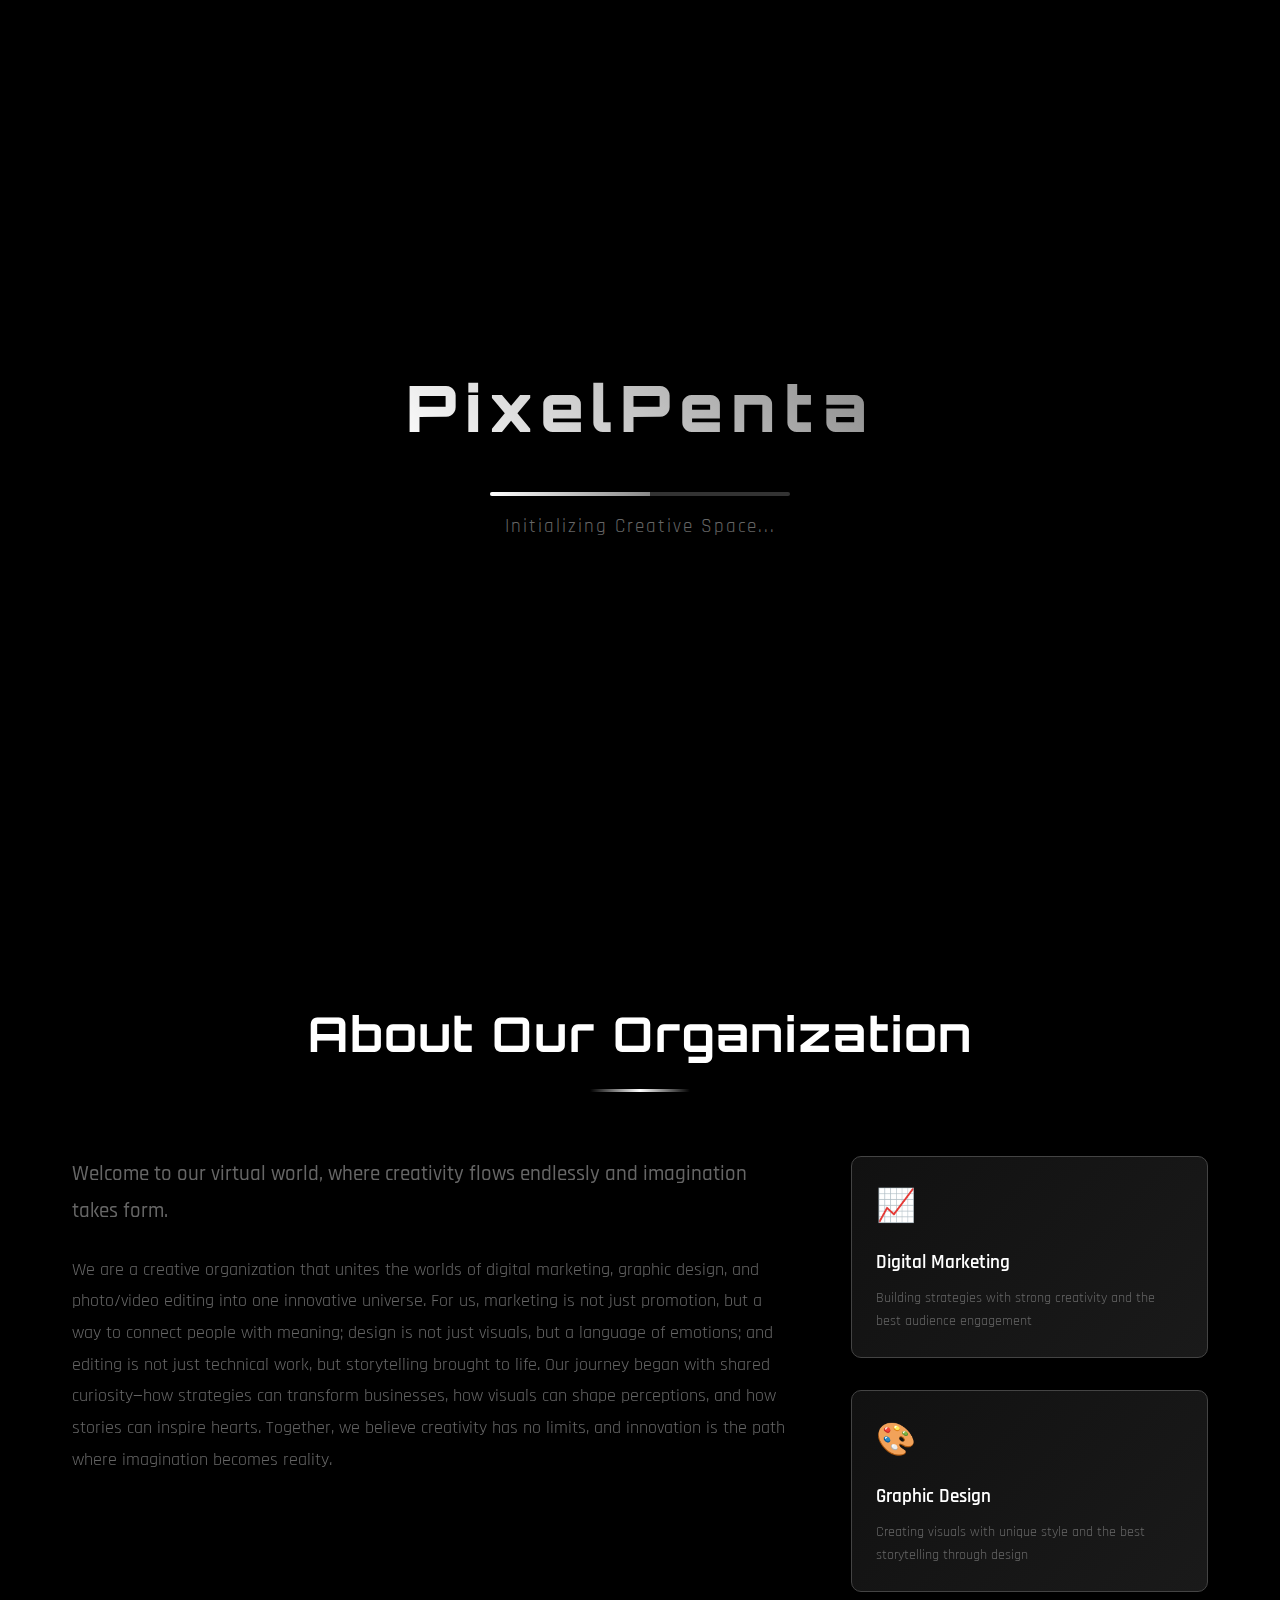
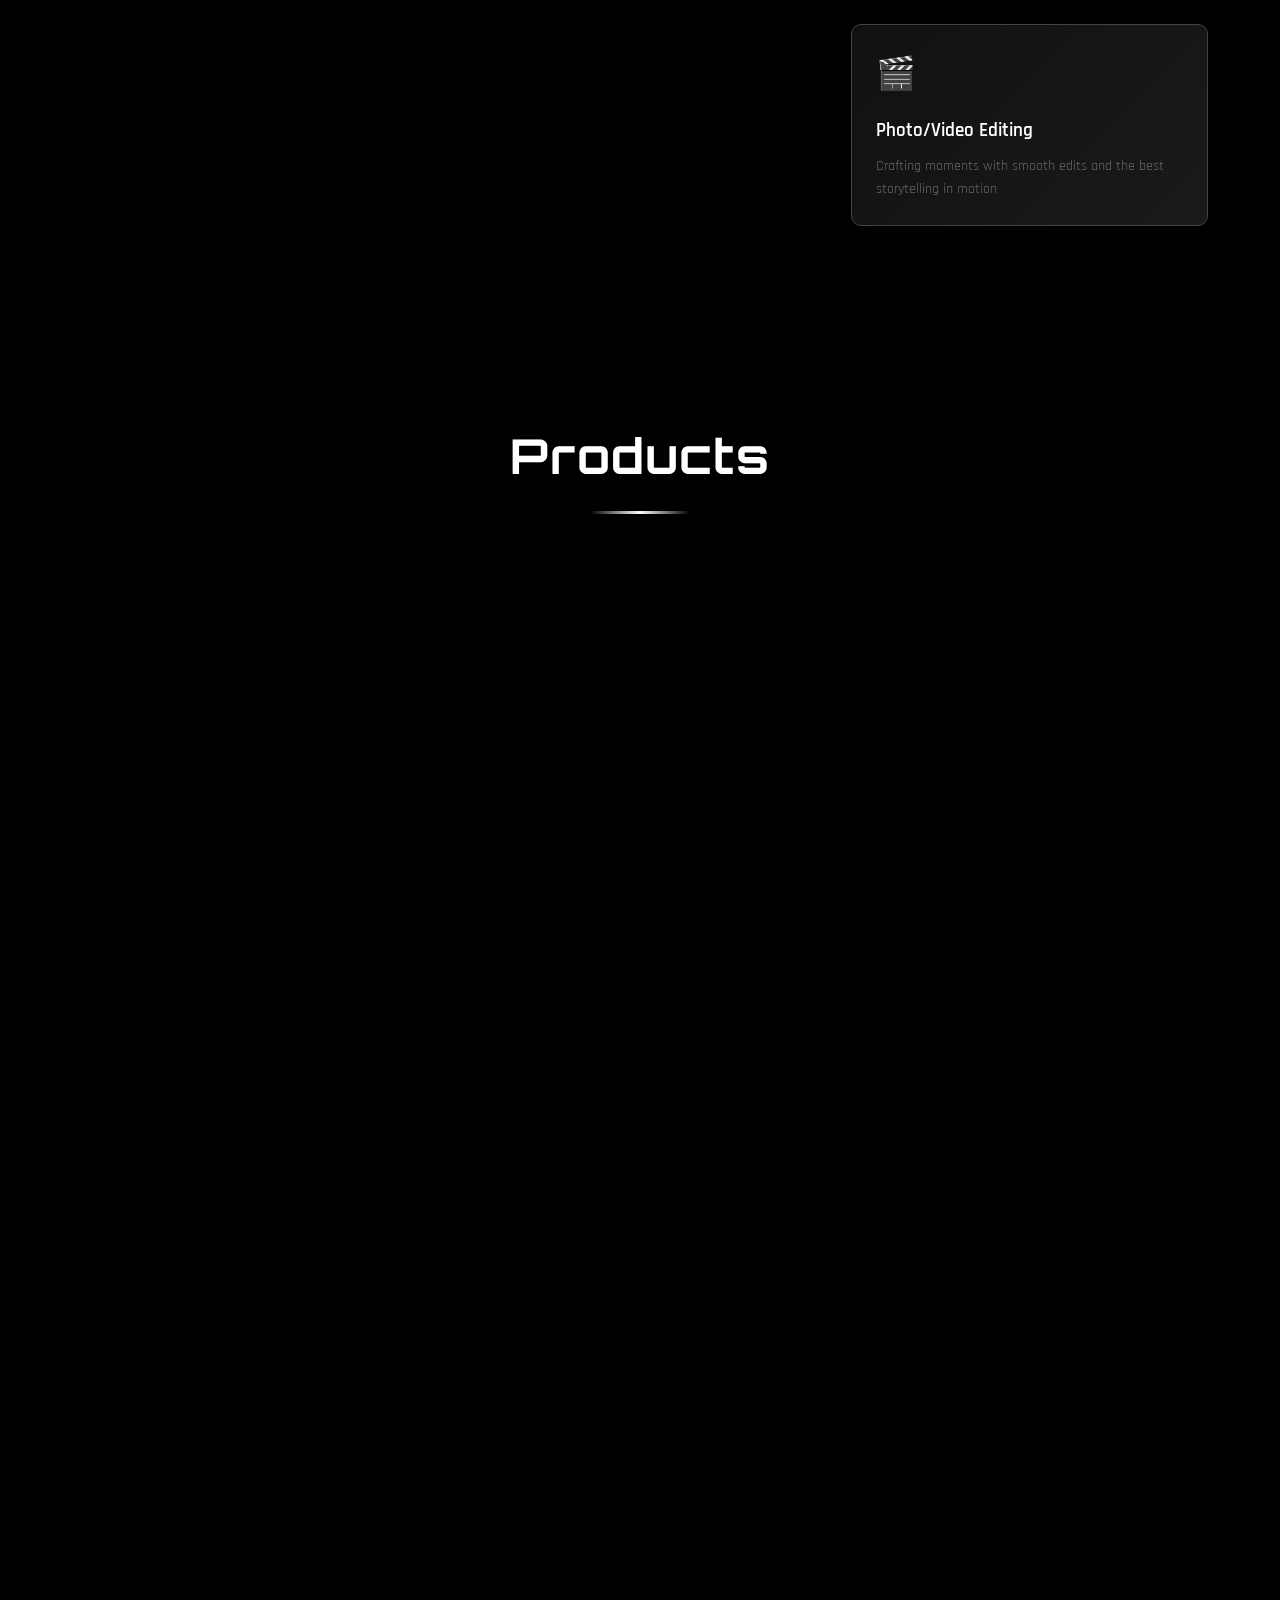
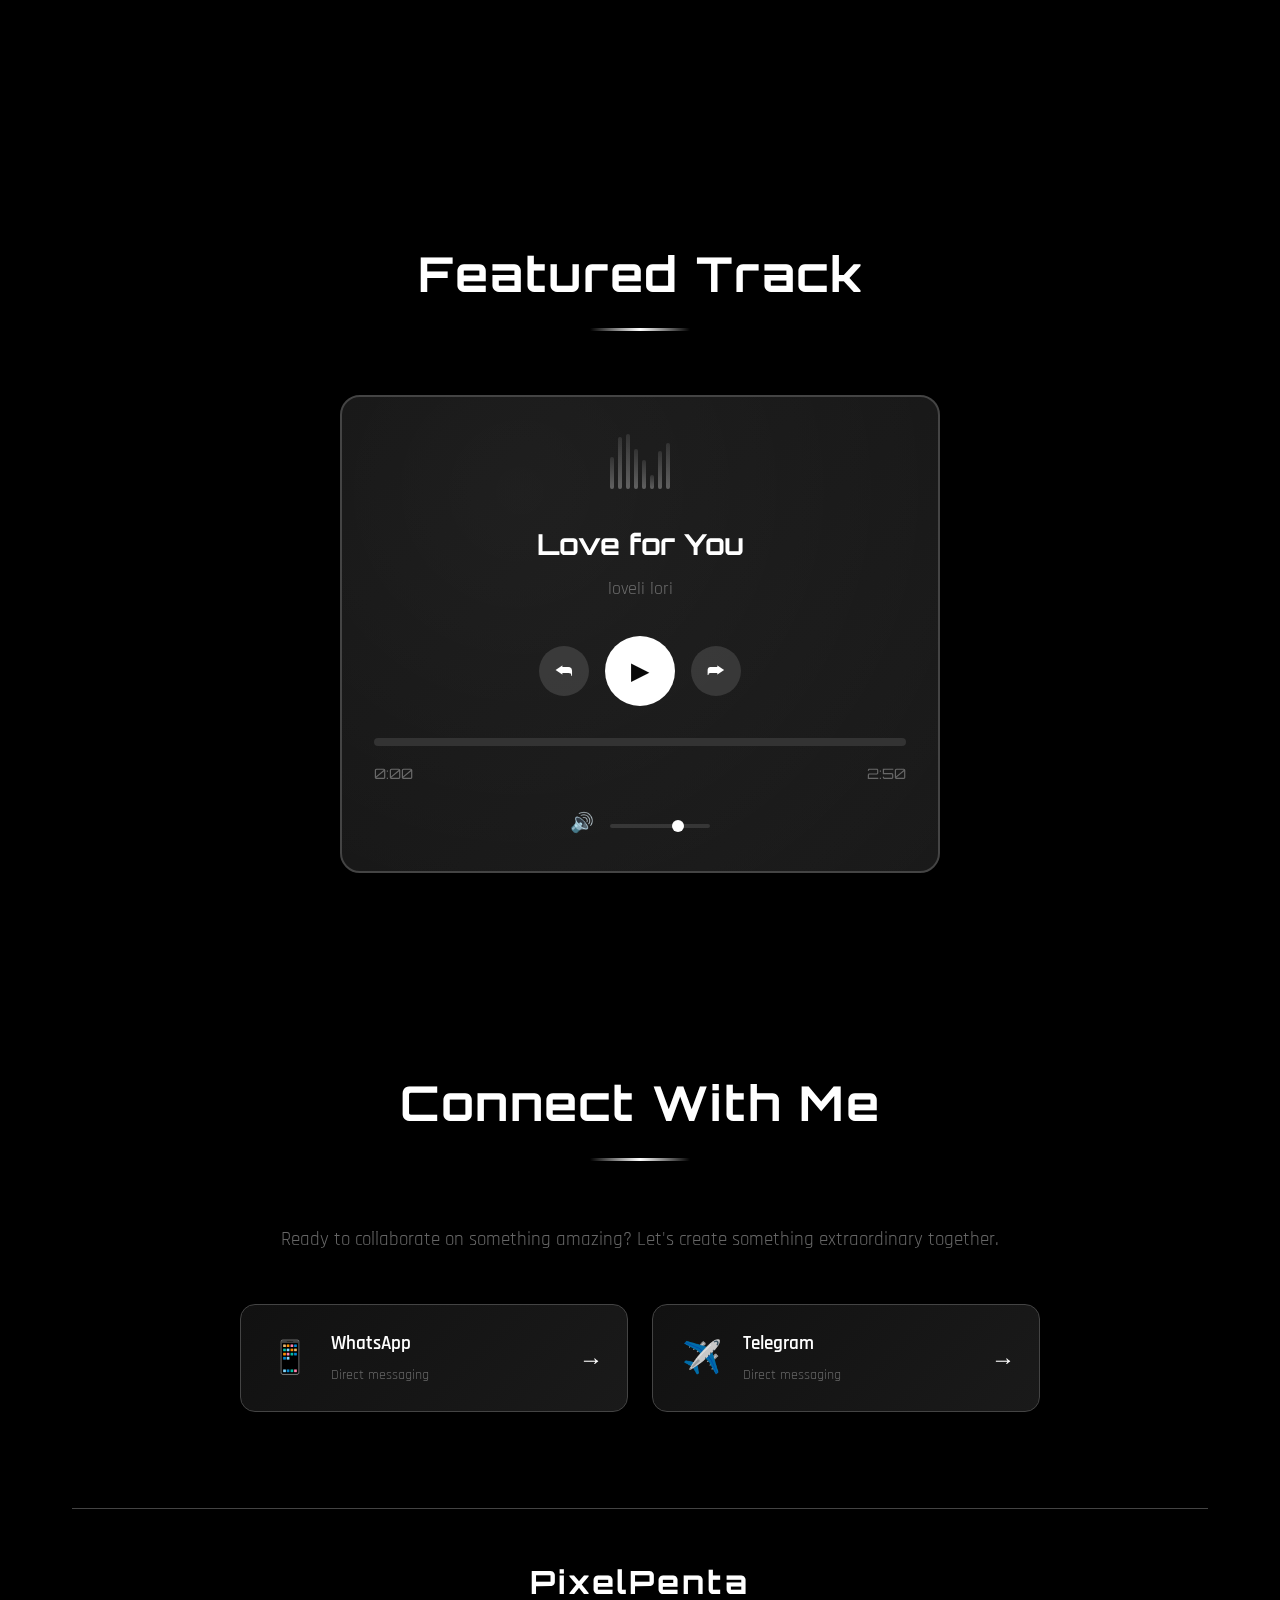
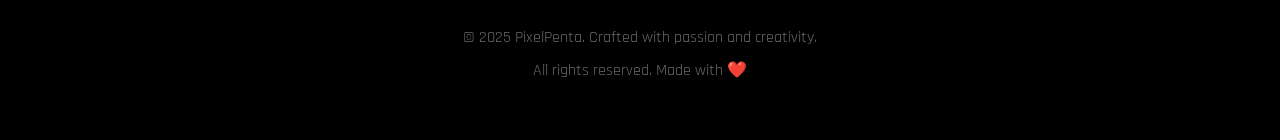
<file: index.html>
<!DOCTYPE html>
<html lang="id">
<head>
    <meta charset="UTF-8">
    <meta name="viewport" content="width=device-width, initial-scale=1.0">
    <title>PIXELPENTA - Portfolio</title>
    <link rel="stylesheet" href="style.css">
    <link rel="preconnect" href="https://fonts.googleapis.com">
    <link rel="preconnect" href="https://fonts.gstatic.com" crossorigin>
    <link href="https://fonts.googleapis.com/css2?family=Orbitron:wght@400;700;900&family=Rajdhani:wght@300;400;500;600;700&display=swap" rel="stylesheet">
</head>
<body>
    <div id="particles-container"></div>
    
    <div id="loading-screen">
        <div class="loading-content">
            <div class="loading-logo">PixelPenta</div>
            <div class="loading-bar">
                <div class="loading-progress"></div>
            </div>
            <div class="loading-text">Initializing Creative Space...</div>
        </div>
    </div>

    <nav class="navbar">
        <div class="nav-brand">PixelPenta</div>
        <div class="nav-menu">
            <a href="#home" class="nav-link active">Home</a>
            <a href="#about" class="nav-link">About</a>
            <a href="#products" class="nav-link">Products</a>
            <a href="#music" class="nav-link">Music</a>
            <a href="#contact" class="nav-link">Contact</a>
        </div>
        <div class="nav-toggle">
            <span></span>
            <span></span>
            <span></span>
        </div>
    </nav>

    <div class="container">
        <section id="home" class="hero-section">
            <div class="hero-content">
                <div class="profile-container">
                    <div class="profile-ring">
                        <div class="profile-image-wrapper">
                            <img src="profile.jpg" alt="Y4ku Profile" class="profile-image">
                            <div class="profile-overlay"></div>
                        </div>
                    </div>
                </div>
                <div class="hero-text">
                    <h1 class="hero-title">
                        <span class="title-line">PixelPenta</span>
                        <span class="title-line">PORTFOLIO</span>
                    </h1>
                    <p class="hero-subtitle">Digital Marketing • Graphic Desainer • Editor</p>
                    <div class="hero-stats">
                        <div class="stat-item">
                            <span class="stat-number" data-target="3">0</span>
                            <span class="stat-label">Products</span>
                        </div>
                        <div class="stat-item">
                            <span class="stat-number" data-target="1">0</span>
                            <span class="stat-label">Tracks</span>
                        </div>
                        <div class="stat-item">
                            <span class="stat-number" data-target="100">0</span>
                            <span class="stat-label">Hours</span>
                        </div>
                    </div>
                </div>
            </div>
            <div class="scroll-indicator">
                <div class="scroll-arrow"></div>
                <span>Scroll to explore</span>
            </div>
        </section>

        <section id="about" class="about-section">
            <div class="section-header">
                <h2 class="section-title">About Our Organization</h2>
                <div class="section-line"></div>
            </div>
            <div class="about-content">
                <div class="about-text">
                    <p class="about-intro">Welcome to our virtual world, where creativity flows endlessly and imagination takes form.</p>
                    <p>We are a creative organization that unites the worlds of digital marketing, graphic design, and photo/video editing into one innovative universe. For us, marketing is not just promotion, but a way to connect people with meaning; design is not just visuals, but a language of emotions; and editing is not just technical work, but storytelling brought to life. Our journey began with shared curiosity—how strategies can transform businesses, how visuals can shape perceptions, and how stories can inspire hearts. Together, we believe creativity has no limits, and innovation is the path where imagination becomes reality.</p>
                </div>
                <div class="skills-container">
                    <div class="skill-item">
                        <div class="skill-icon">📈</div>
                        <h3>Digital Marketing</h3>
                        <p>Building strategies with strong creativity and the best audience engagement</p>
                    </div>
                    <div class="skill-item">
                        <div class="skill-icon">🎨</div>
                        <h3>Graphic Design</h3>
                        <p>Creating visuals with unique style and the best storytelling through design</p>
                    </div>
                    <div class="skill-item">
                        <div class="skill-icon">🎬</div>
                        <h3>Photo/Video Editing</h3>
                        <p>Crafting moments with smooth edits and the best storytelling in motion</p>
                    </div>
                </div>
            </div>
        </section>

        <section id="products" class="products-section">
            <div class="section-header">
                <h2 class="section-title">Products</h2>
                <div class="section-line"></div>
            </div>
            <div class="products-grid">
                <div class="product-card">
                    <img src="/Img/panel.png" alt="Pterodactyl Panel" class="product-image">
                    <div class="product-info">
                        <h3>Panel Hosting</h3>
                        <p>High performance bot server hosting using Pterodactyl panel with full management capabilities.</p>
                        <span class="product-price">Rp 1.000-15.000 / bulan</span>
                        <a href="/pterodactyl-pricing/" class="buy-btn">View Details</a>
                    </div>
                </div>
                <div class="product-card">
                    <img src="/Img/botwa.png" alt="Whatsapp bot" class="product-image">
                    <div class="product-info">
                        <h3>Whatsapp bot</h3>
                        <p>High performance whatsapp bot with tons of unique features</p>
                        <span class="product-price">Rp 10.000-70.000 / bulan</span>
                        <a href="/botwa-pricing/" class="buy-btn">View Details</a>
                    </div>
                </div>
                <div class="product-card">
                    <img src="/Img/desain.jpg" alt="Graphic Desain" class="product-image">
                    <div class="product-info">
                        <h3>Graphic Desain</h3>
                        <p>Creating various visual materials such as posters, banners, and logos with professional quality.</p>
                        <span class="product-price">Rp 5.000</span>
                        <a href="/design-pricing/" class="buy-btn">View Details</a>
                    </div>
                </div>
                <div class="product-card">
                    <img src="/Img/editing.jpg" alt="Photo/Video Editing" class="product-image">
                    <div class="product-info">
                        <h3>Photo/Video Editing</h3>
                        <p>Enchanting and producing creative photo & video content for personal or business needs.</p>
                        <span class="product-price">Rp 10.000-20.000</span>
                        <a href="/editing-pricing/" class="buy-btn">View Details</a>
                    </div>
                </div>
            </div>
        </section>

        <section id="music" class="music-section">
            <div class="section-header">
                <h2 class="section-title">Featured Track</h2>
                <div class="section-line"></div>
            </div>
            <div class="music-player-container">
                <div class="music-player">
                    <div class="player-background"></div>
                    <div class="music-visualizer">
                        <div class="visualizer-bar"></div>
                        <div class="visualizer-bar"></div>
                        <div class="visualizer-bar"></div>
                        <div class="visualizer-bar"></div>
                        <div class="visualizer-bar"></div>
                        <div class="visualizer-bar"></div>
                        <div class="visualizer-bar"></div>
                        <div class="visualizer-bar"></div>
                    </div>
                    <div class="music-info">
                        <h3 class="song-title">Love for You</h3>
                        <p class="artist">loveli lori</p>
                    </div>
                    <div class="player-controls">
                        <button class="control-btn prev-btn">⮪</button>
                        <button class="control-btn play-btn" id="playBtn">
                            <span class="play-icon">▶</span>
                            <span class="pause-icon" style="display: none;">⸜</span>
                        </button>
                        <button class="control-btn next-btn">⮫</button>
                    </div>
                    <div class="progress-section">
                        <div class="progress-container" id="progressContainer">
                            <div class="progress-bar" id="progressBar"></div>
                            <div class="progress-handle" id="progressHandle"></div>
                        </div>
                        <div class="time-display">
                            <span id="currentTime">0:00</span>
                            <span id="duration">2:50</span>
                        </div>
                    </div>
                    <div class="volume-section">
                        <span class="volume-icon">🔊</span>
                        <div class="volume-slider">
                            <input type="range" id="volumeSlider" min="0" max="100" value="70">
                        </div>
                    </div>
                </div>
                <audio id="audioPlayer" preload="metadata">
                    <source src="song.mp3" type="audio/mpeg">
                    Your browser does not support the audio element.
                </audio>
            </div>
        </section>

        <section id="contact" class="contact-section">
            <div class="section-header">
                <h2 class="section-title">Connect With Me</h2>
                <div class="section-line"></div>
            </div>
            <div class="contact-content">
                <div class="contact-intro">
                    <p>Ready to collaborate on something amazing? Let's create something extraordinary together.</p>
                </div>
                <div class="social-grid">
                    <a href="https://wa.me/6282133886418" target="_blank" class="social-card whatsapp">
                        <div class="social-icon">📱</div>
                        <div class="social-info">
                            <h3>WhatsApp</h3>
                            <p>Direct messaging</p>
                        </div>
                        <div class="social-arrow">→</div>
                    </a>
                    <a href="https://t.me/Eartherzcoz" target="_blank" class="social-card facebook">
                        <div class="social-icon">✈️</div>
                        <div class="social-info">
                            <h3>Telegram</h3>
                            <p>Direct messaging</p>
                        </div>
                        <div class="social-arrow">→</div>
                    </a>
                </div>
            </div>
        </section>

        <footer class="footer">
            <div class="footer-content">
                <div class="footer-brand">PixelPenta</div>
                <div class="footer-text">
                    <p>&copy; 2025 PixelPenta. Crafted with passion and creativity.</p>
                    <p>All rights reserved. Made with ❤️</p>
                </div>
            </div>
        </footer>
    </div>

    <script src="script.js"></script>
</body>
</html>
</file>
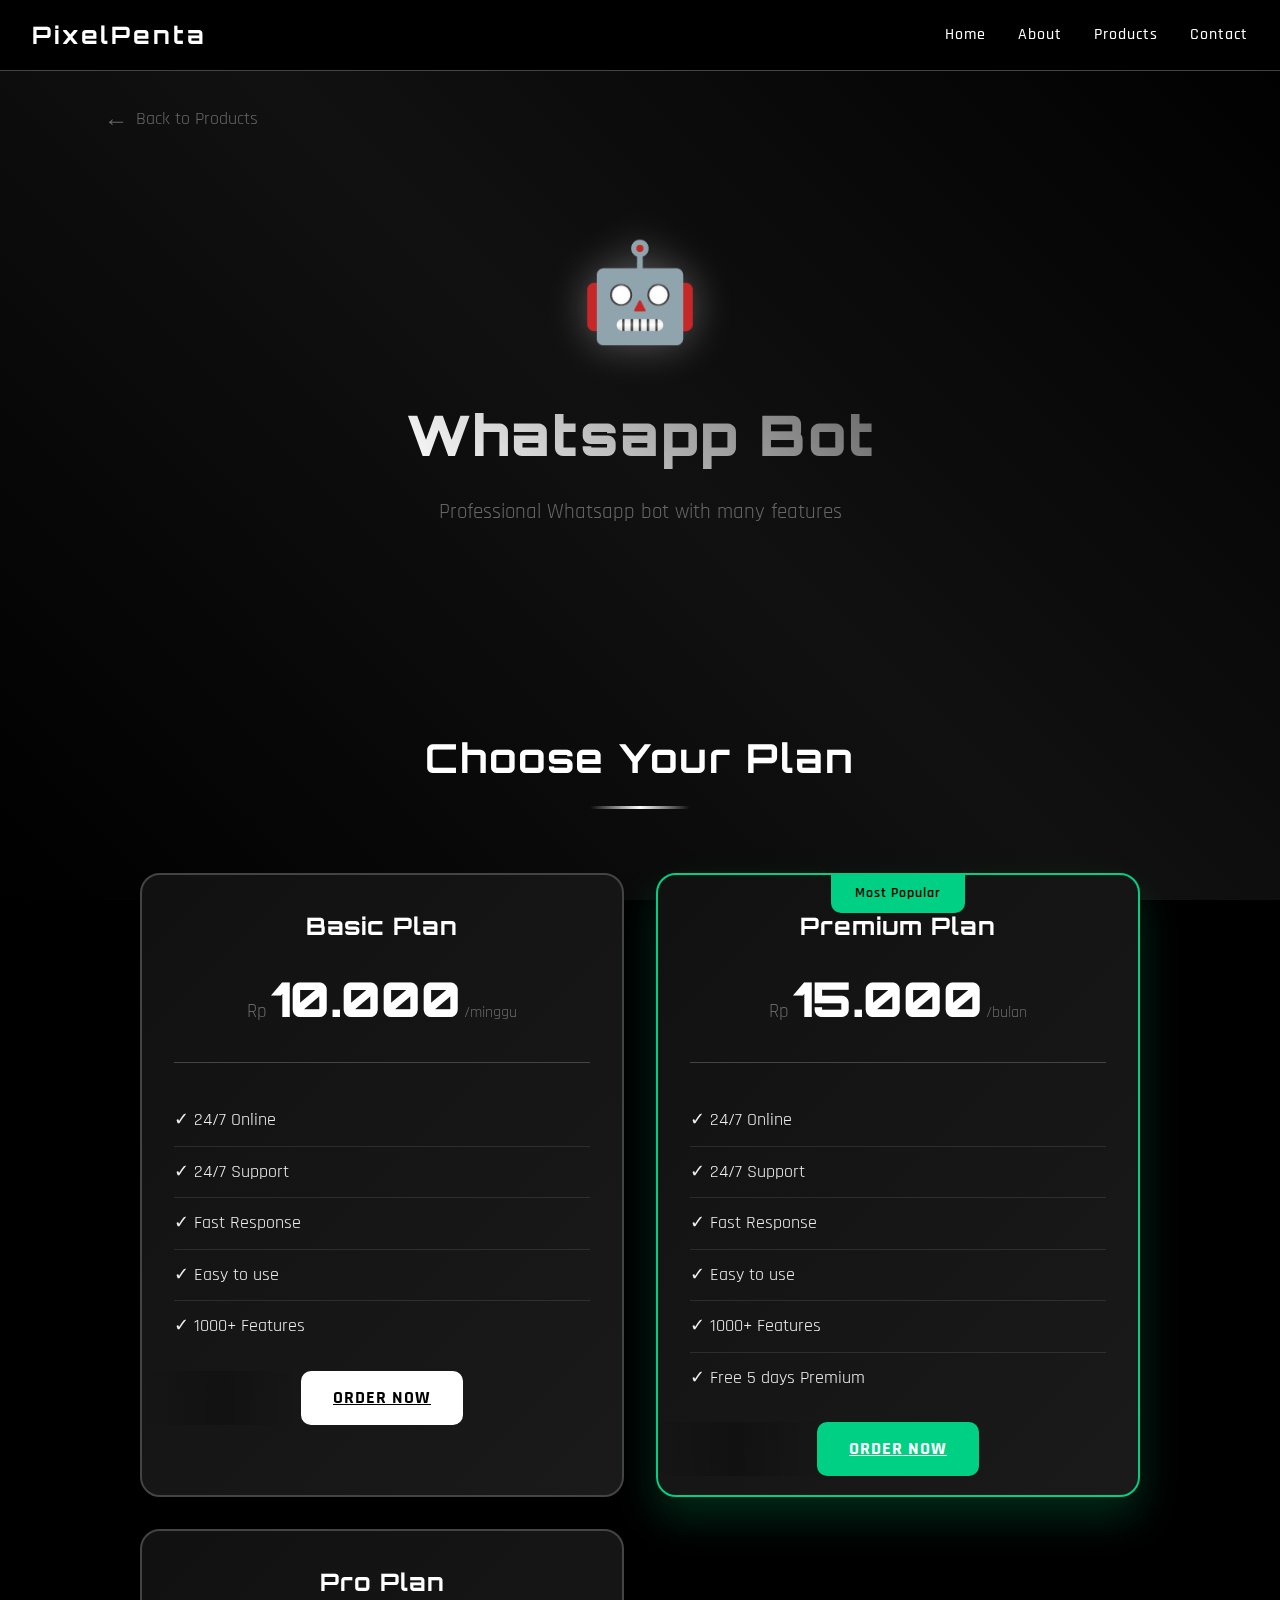
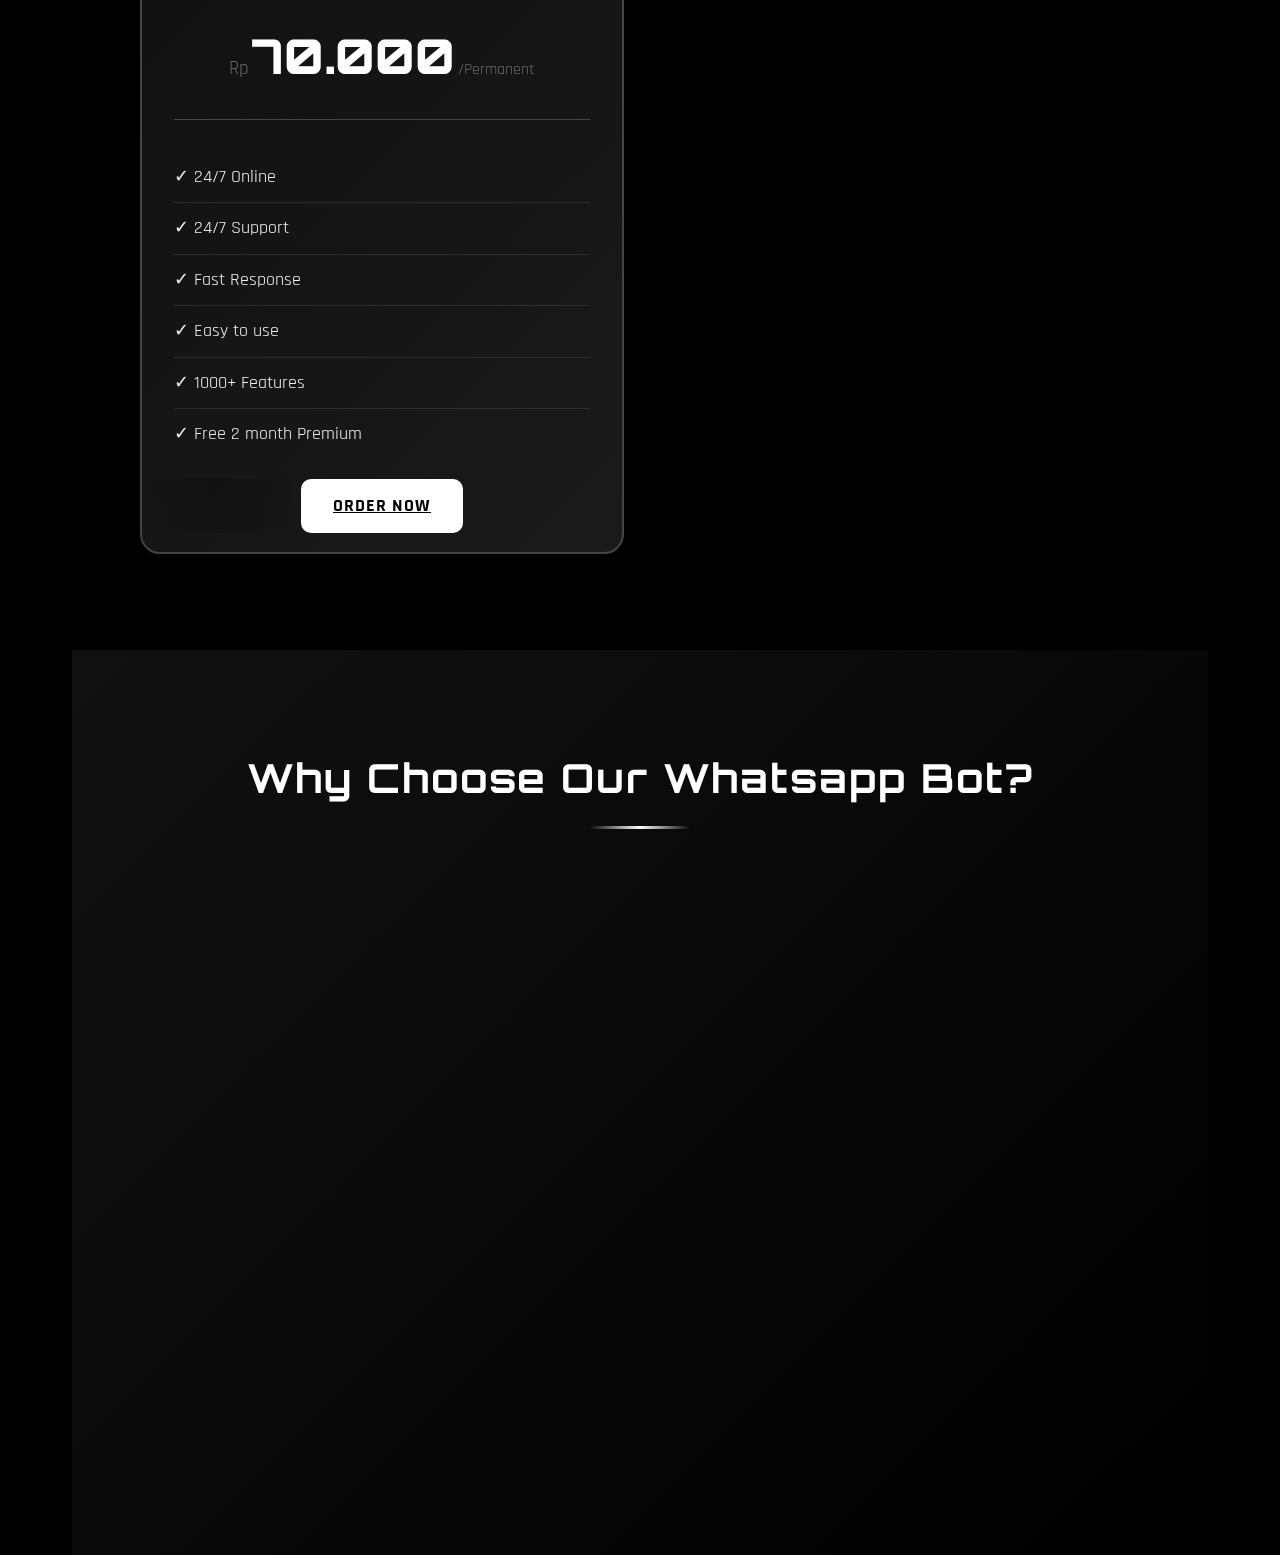
<file: botwa-pricing/index.html>
<!DOCTYPE html>
<html lang="id">
<head>
    <meta charset="UTF-8">
    <meta name="viewport" content="width=device-width, initial-scale=1.0">
    <title>Pterodactyl Panel Hosting - PixelPenta</title>
    <link rel="stylesheet" href="/Css/pterodactyl-pricing.css">
    <link rel="preconnect" href="https://fonts.googleapis.com">
    <link rel="preconnect" href="https://fonts.gstatic.com" crossorigin>
    <link href="https://fonts.googleapis.com/css2?family=Orbitron:wght@400;700;900&family=Rajdhani:wght@300;400;500;600;700&display=swap" rel="stylesheet">
</head>
<body>
    <div id="particles-container"></div>

    <nav class="navbar">
        <div class="nav-brand">
            <a href="../">PixelPenta</a>
        </div>
        <div class="nav-menu">
            <a href="../" class="nav-link">Home</a>
            <a href="/#about" class="nav-link">About</a>
            <a href="/#products" class="nav-link">Products</a>
            <a href="/#contact" class="nav-link">Contact</a>
        </div>
        <div class="nav-toggle">
            <span></span>
            <span></span>
            <span></span>
        </div>
    </nav>

    <div class="container">
        <section class="hero-pricing">
            <div class="back-button">
                <a href="/#products" class="back-link">
                    <span class="back-arrow">←</span> Back to Products
                </a>
            </div>
            <div class="hero-content">
                <div class="product-hero">
                    <div class="product-icon">🤖</div>
                    <h1 class="product-title">Whatsapp Bot</h1>
                    <p class="product-description">Professional Whatsapp bot with many features</p>
                </div>
            </div>
        </section>

        <section class="pricing-section">
            <div class="section-header">
                <h2 class="section-title">Choose Your Plan</h2>
                <div class="section-line"></div>
            </div>
            
            <div class="pricing-grid">
                <div class="pricing-card basic">
                    <div class="pricing-header">
                        <h3 class="plan-name">Basic Plan</h3>
                        <div class="plan-price">
                            <span class="currency">Rp</span>
                            <span class="price">10.000</span>
                            <span class="period">/minggu</span>
                        </div>
                    </div>
                    <div class="pricing-features">
                        <ul>
                            <li>✓ 24/7 Online</li>
                            <li>✓ 24/7 Support</li>
                            <li>✓ Fast Response</li>
                            <li>✓ Easy to use</li>
                            <li>✓ 1000+ Features</li>
                        </ul>
                    </div>
                    <a href="https://wa.me/6282133886418?text=Permisi%20kak%20saya%20ingin%20Memesan%20Paket%20Basic%20WhatsApp%20Bot" 
                     class="order-btn" 
                     target="_blank">
                     Order Now
                    </a> 
                </div>

                <div class="pricing-card premium featured">
                    <div class="featured-badge">Most Popular</div>
                    <div class="pricing-header">
                        <h3 class="plan-name">Premium Plan</h3>
                        <div class="plan-price">
                            <span class="currency">Rp</span>
                            <span class="price">15.000</span>
                            <span class="period">/bulan</span>
                        </div>
                    </div>
                    <div class="pricing-features">
                        <ul>
                            <li>✓ 24/7 Online</li>
                            <li>✓ 24/7 Support</li>
                            <li>✓ Fast Response</li>
                            <li>✓ Easy to use</li>
                            <li>✓ 1000+ Features</li>
                            <li>✓ Free 5 days Premium</li>
                        </ul>
                    </div>
                    <a href="https://wa.me/6282133886418?text=Permisi%20kak%20saya%20ingin%20Memesan%20Paket%20Premium%20WhatsApp%20Bot" 
                     class="order-btn" 
                     target="_blank">
                     Order Now
                    </a> 
                </div>

                <div class="pricing-card pro">
                    <div class="pricing-header">
                        <h3 class="plan-name">Pro Plan</h3>
                        <div class="plan-price">
                            <span class="currency">Rp</span>
                            <span class="price">70.000</span>
                            <span class="period">/Permanent</span>
                        </div>
                    </div>
                    <div class="pricing-features">
                        <ul>
                            <li>✓ 24/7 Online</li>
                            <li>✓ 24/7 Support</li>
                            <li>✓ Fast Response</li>
                            <li>✓ Easy to use</li>
                            <li>✓ 1000+ Features</li>
                            <li>✓ Free 2 month Premium</li>
                        </ul>
                    </div>
                    <a href="https://wa.me/6282133886418?text=Permisi%20kak%20saya%20ingin%20Memesan%20Paket%20Pro%20WhatsApp%20Bot" 
                     class="order-btn" 
                     target="_blank">
                     Order Now
                    </a>
                </div>
            </div>
        </section>

        <section class="features-section">
            <div class="section-header">
                <h2 class="section-title">Why Choose Our Whatsapp Bot?</h2>
                <div class="section-line"></div>
            </div>
            
           <div class="features-grid">
              <div class="feature-item">
                 <div class="feature-icon">🤖</div>
                 <h3>Smart Automation</h3>
                 <p>Advanced AI-powered WhatsApp bot for automated user responses</p>
           </div>
           <div class="feature-item">
               <div class="feature-icon">⚡</div>
               <h3>Instant Setup</h3>
               <p>Quick deployment with easy configuration - get your bot running in minutes</p>
           </div>
           <div class="feature-item">
           <div class="feature-icon">💬</div>
               <h3>24/7 Support</h3>
               <p>Round-the-clock technical support via WhatsApp for assistance</p>
           </div>
           <div class="feature-item">
           <div class="feature-icon">🔒</div>
               <h3>Secure & Reliable</h3>
               <p>End-to-end encryption and secure hosting with 99.9% uptime guarantee</p>
    </div>
</div>
        </section>
    </div>
 <script src="/Js/pterodactyl-pricing.js"></script>
</body>
</html>
</file>
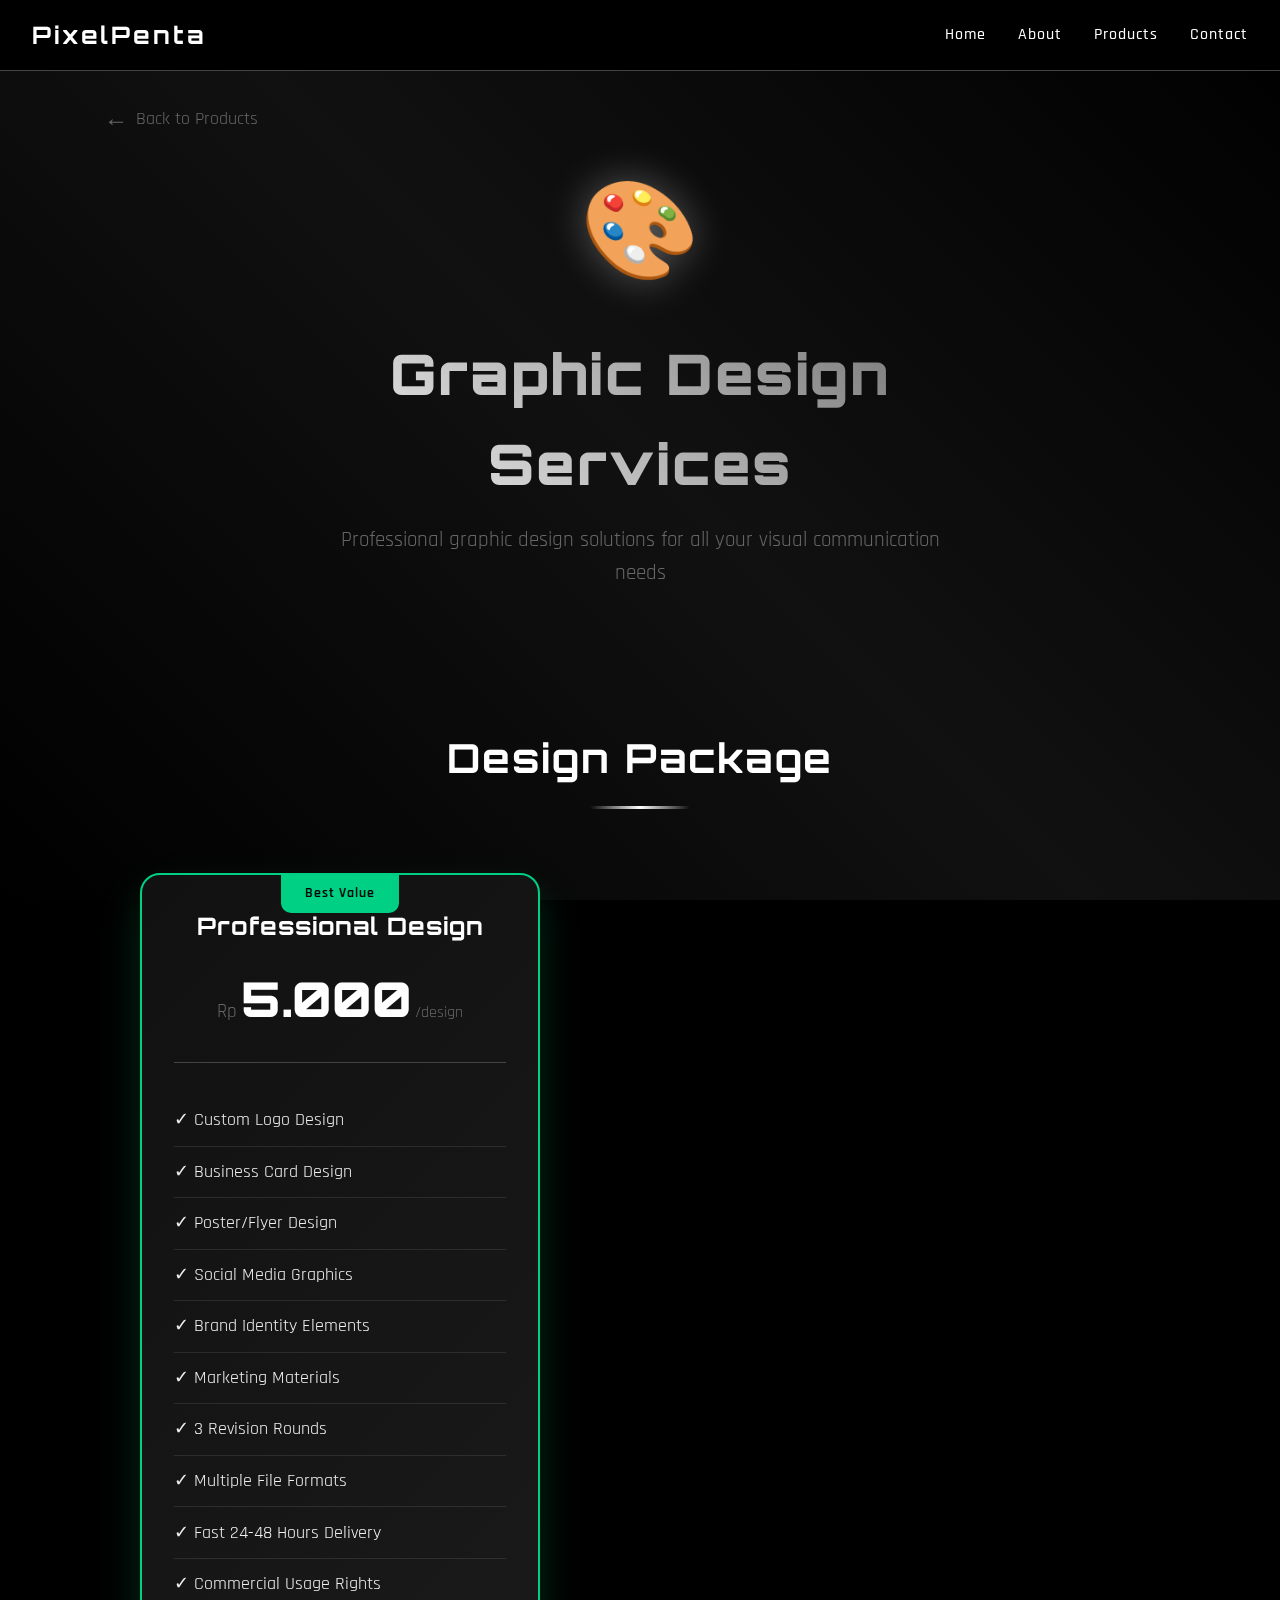
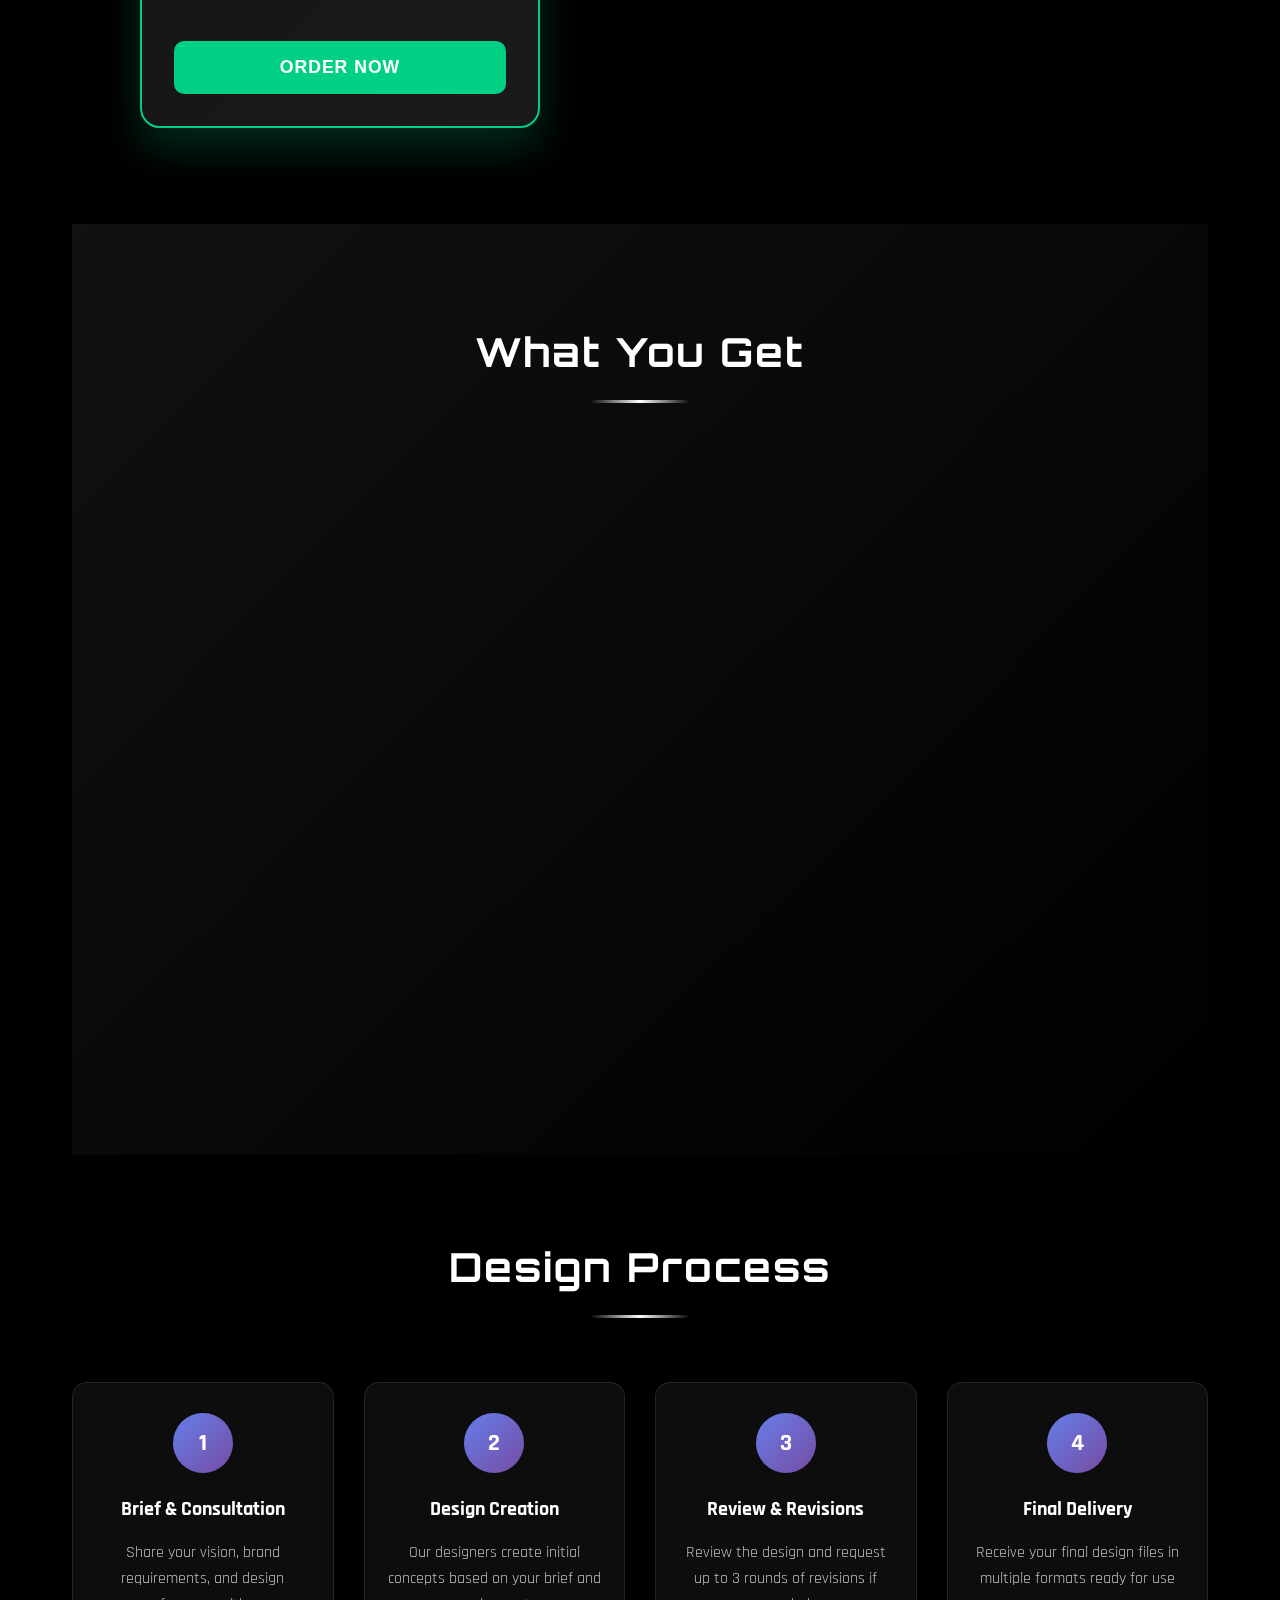
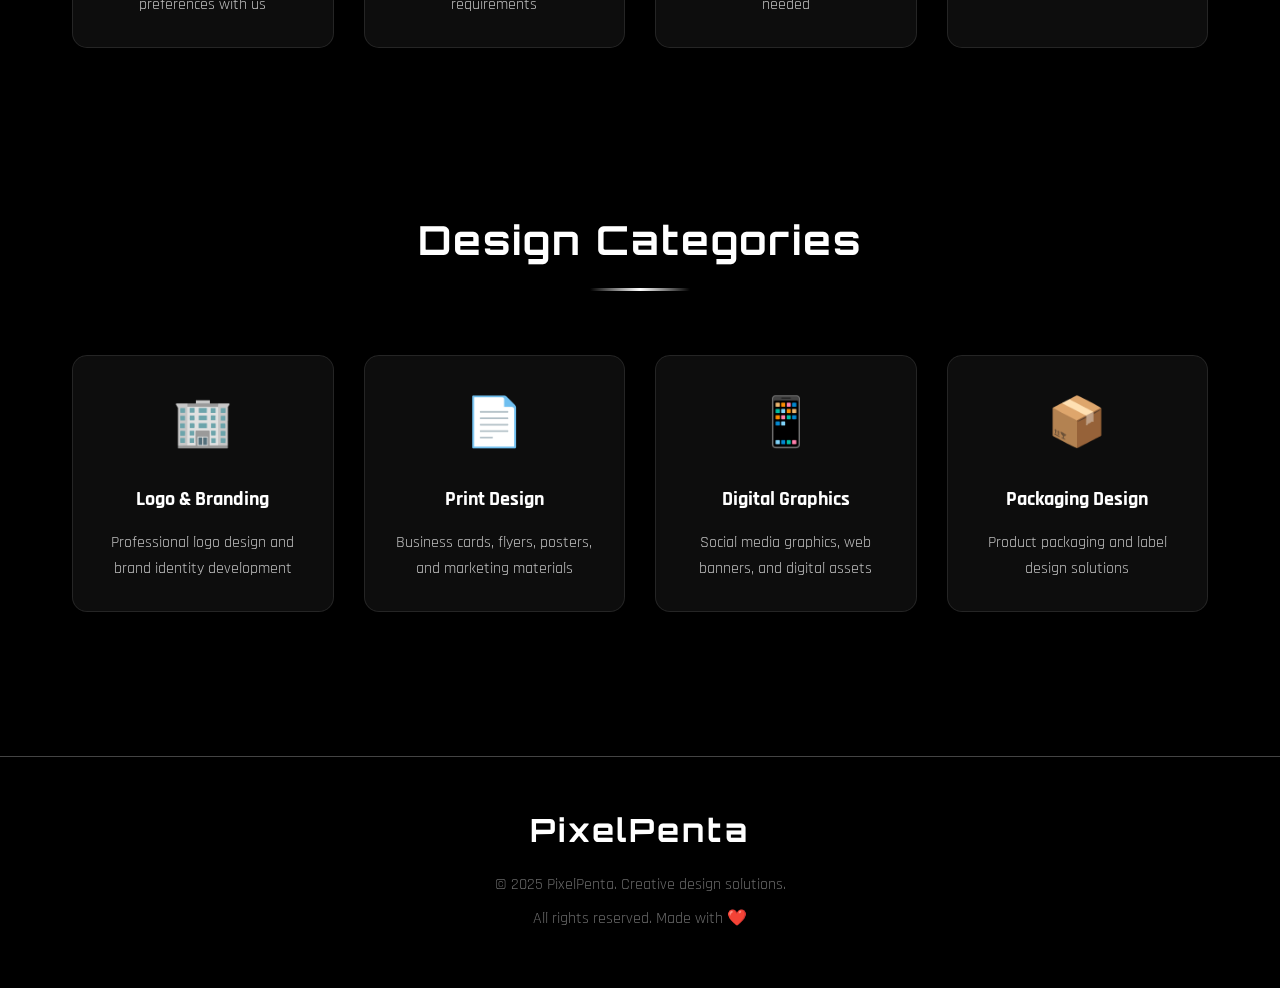
<file: design-pricing/index.html>
<!DOCTYPE html>
<html lang="id">
<head>
    <meta charset="UTF-8">
    <meta name="viewport" content="width=device-width, initial-scale=1.0">
    <title>Graphic Design Services - PixelPenta</title>
    <link rel="stylesheet" href="/Css/pterodactyl-pricing.css">
    <link rel="preconnect" href="https://fonts.googleapis.com">
    <link rel="preconnect" href="https://fonts.gstatic.com" crossorigin>
    <link href="https://fonts.googleapis.com/css2?family=Orbitron:wght@400;700;900&family=Rajdhani:wght@300;400;500;600;700&display=swap" rel="stylesheet">
</head>
<body>
    <div id="particles-container"></div>

    <nav class="navbar">
        <div class="nav-brand">
            <a href="../">PixelPenta</a>
        </div>
        <div class="nav-menu">
            <a href="../" class="nav-link">Home</a>
            <a href="/#about" class="nav-link">About</a>
            <a href="/#products" class="nav-link">Products</a>
            <a href="/#contact" class="nav-link">Contact</a>
        </div>
        <div class="nav-toggle">
            <span></span>
            <span></span>
            <span></span>
        </div>
    </nav>

    <div class="container">
        <section class="hero-pricing">
            <div class="back-button">
                <a href="/#products" class="back-link">
                    <span class="back-arrow">←</span> Back to Products
                </a>
            </div>
            <div class="hero-content">
                <div class="product-hero">
                    <div class="product-icon">🎨</div>
                    <h1 class="product-title">Graphic Design Services</h1>
                    <p class="product-description">Professional graphic design solutions for all your visual communication needs</p>
                </div>
            </div>
        </section>

        <section class="pricing-section">
            <div class="section-header">
                <h2 class="section-title">Design Package</h2>
                <div class="section-line"></div>
            </div>
            
            <div class="pricing-grid" style="justify-content: center;">
                <div class="pricing-card premium featured" style="max-width: 400px;">
                    <div class="featured-badge">Best Value</div>
                    <div class="pricing-header">
                        <h3 class="plan-name">Professional Design</h3>
                        <div class="plan-price">
                            <span class="currency">Rp</span>
                            <span class="price">5.000</span>
                            <span class="period">/design</span>
                        </div>
                    </div>
                    <div class="pricing-features">
                        <ul>
                            <li>✓ Custom Logo Design</li>
                            <li>✓ Business Card Design</li>
                            <li>✓ Poster/Flyer Design</li>
                            <li>✓ Social Media Graphics</li>
                            <li>✓ Brand Identity Elements</li>
                            <li>✓ Marketing Materials</li>
                            <li>✓ 3 Revision Rounds</li>
                            <li>✓ Multiple File Formats</li>
                            <li>✓ Fast 24-48 Hours Delivery</li>
                            <li>✓ Commercial Usage Rights</li>
                        </ul>
                    </div>
                  <button class="order-btn" onclick="redirectToWhatsApp('Professional Desain - Rp 5k')">Order Now</button>
                </div>
            </div>
        </section>

        <section class="features-section">
            <div class="section-header">
                <h2 class="section-title">What You Get</h2>
                <div class="section-line"></div>
            </div>
            
            <div class="features-grid">
                <div class="feature-item">
                    <div class="feature-icon">🎯</div>
                    <h3>Creative Excellence</h3>
                    <p>Unique and innovative designs tailored to your brand identity and target audience</p>
                </div>
                <div class="feature-item">
                    <div class="feature-icon">⚡</div>
                    <h3>Fast Delivery</h3>
                    <p>Quick turnaround times without compromising on quality and attention to detail</p>
                </div>
                <div class="feature-item">
                    <div class="feature-icon">🔄</div>
                    <h3>3 Free Revisions</h3>
                    <p>We work with you to ensure you're satisfied with the final design</p>
                </div>
                <div class="feature-item">
                    <div class="feature-icon">📱</div>
                    <h3>Multi-Platform Ready</h3>
                    <p>Designs optimized for print, web, and social media platforms</p>
                </div>
                <div class="feature-item">
                    <div class="feature-icon">🎨</div>
                    <h3>Professional Tools</h3>
                    <p>Using industry-standard software like Adobe Creative Suite for best results</p>
                </div>
                <div class="feature-item">
                    <div class="feature-icon">💬</div>
                    <h3>Direct Support</h3>
                    <p>Direct communication and support throughout the entire design process</p>
                </div>
            </div>
        </section>

        <section class="process-section">
            <div class="section-header">
                <h2 class="section-title">Design Process</h2>
                <div class="section-line"></div>
            </div>
            
            <div class="process-grid">
                <div class="process-item">
                    <div class="process-number">1</div>
                    <h3>Brief & Consultation</h3>
                    <p>Share your vision, brand requirements, and design preferences with us</p>
                </div>
                <div class="process-item">
                    <div class="process-number">2</div>
                    <h3>Design Creation</h3>
                    <p>Our designers create initial concepts based on your brief and requirements</p>
                </div>
                <div class="process-item">
                    <div class="process-number">3</div>
                    <h3>Review & Revisions</h3>
                    <p>Review the design and request up to 3 rounds of revisions if needed</p>
                </div>
                <div class="process-item">
                    <div class="process-number">4</div>
                    <h3>Final Delivery</h3>
                    <p>Receive your final design files in multiple formats ready for use</p>
                </div>
            </div>
        </section>

        <section class="portfolio-section">
            <div class="section-header">
                <h2 class="section-title">Design Categories</h2>
                <div class="section-line"></div>
            </div>
            
            <div class="category-grid">
                <div class="category-item">
                    <div class="category-icon">🏢</div>
                    <h3>Logo & Branding</h3>
                    <p>Professional logo design and brand identity development</p>
                </div>
                <div class="category-item">
                    <div class="category-icon">📄</div>
                    <h3>Print Design</h3>
                    <p>Business cards, flyers, posters, and marketing materials</p>
                </div>
                <div class="category-item">
                    <div class="category-icon">📱</div>
                    <h3>Digital Graphics</h3>
                    <p>Social media graphics, web banners, and digital assets</p>
                </div>
                <div class="category-item">
                    <div class="category-icon">📦</div>
                    <h3>Packaging Design</h3>
                    <p>Product packaging and label design solutions</p>
                </div>
            </div>
        </section>
    </div>

    <!-- Order Modal -->
    <div id="orderModal" class="modal">
        <div class="modal-content">
            <div class="modal-header">
                <h2>Order Design Service</h2>
                <span class="close-modal" onclick="closeOrderModal()">&times;</span>
            </div>
            <div class="modal-body">
                <form id="orderForm">
                    <div class="form-group">
                        <label>Selected Package:</label>
                        <input type="text" id="selectedPlan" value="Professional Design - Rp 5.000" readonly>
                    </div>
                    <div class="form-group">
                        <label for="customerName">Nama Lengkap *</label>
                        <input type="text" id="customerName" required>
                    </div>
                    <div class="form-group">
                        <label for="customerEmail">Email *</label>
                        <input type="email" id="customerEmail" required>
                    </div>
                    <div class="form-group">
                        <label for="customerPhone">Nomor WhatsApp *</label>
                        <input type="tel" id="customerPhone" required>
                    </div>
                    <div class="form-group">
                        <label for="businessName">Nama Bisnis/Brand</label>
                        <input type="text" id="businessName" placeholder="Contoh: Toko Kopi Bahagia">
                    </div>
                    <div class="form-group">
                        <label for="designType">Jenis Design yang Dibutuhkan</label>
                        <select id="designType">
                            <option value="logo">Logo Design</option>
                            <option value="brand-identity">Brand Identity</option>
                            <option value="marketing">Marketing Materials</option>
                            <option value="social-media">Social Media Graphics</option>
                            <option value="packaging">Packaging Design</option>
                            <option value="print">Print Design</option>
                            <option value="other">Lainnya</option>
                        </select>
                    </div>
                    <div class="form-group">
                        <label for="designBrief">Brief Design</label>
                        <textarea id="designBrief" rows="4" placeholder="Jelaskan konsep, warna favorit, style yang diinginkan, target audience, dll..."></textarea>
                    </div>
                    <div class="form-group">
                        <label for="deadline">Deadline (Opsional)</label>
                        <input type="date" id="deadline">
                    </div>
                    <div class="form-group">
                        <label for="additionalNotes">Catatan Tambahan</label>
                        <textarea id="additionalNotes" rows="3" placeholder="Referensi design, permintaan khusus, atau informasi lainnya..."></textarea>
                    </div>
                    <div class="form-actions">
                        <button type="button" class="cancel-btn" onclick="closeOrderModal()">Cancel</button>
                        <button type="submit" class="submit-btn">Order via WhatsApp</button>
                    </div>
                </form>
            </div>
        </div>
    </div>

    <footer class="footer">
        <div class="footer-content">
            <div class="footer-brand">PixelPenta</div>
            <div class="footer-text">
                <p>&copy; 2025 PixelPenta. Creative design solutions.</p>
                <p>All rights reserved. Made with ❤️</p>
            </div>
        </div>
    </footer>

    <script src="/Js/pterodactyl-pricing.js"></script>
    <style>
        .process-section, .portfolio-section {
            padding: 80px 0;
        }
        
        .process-grid, .category-grid {
            display: grid;
            grid-template-columns: repeat(auto-fit, minmax(250px, 1fr));
            gap: 30px;
            margin-top: 50px;
        }
        
        .process-item, .category-item {
            text-align: center;
            padding: 30px 20px;
            background: rgba(255, 255, 255, 0.05);
            border-radius: 15px;
            border: 1px solid rgba(255, 255, 255, 0.1);
            transition: all 0.3s ease;
        }
        
        .process-item:hover, .category-item:hover {
            transform: translateY(-5px);
            background: rgba(255, 255, 255, 0.08);
        }
        
        .process-number {
            display: inline-block;
            width: 60px;
            height: 60px;
            background: linear-gradient(135deg, #667eea 0%, #764ba2 100%);
            border-radius: 50%;
            line-height: 60px;
            font-size: 24px;
            font-weight: bold;
            color: white;
            margin-bottom: 20px;
        }
        
        .category-icon {
            font-size: 48px;
            margin-bottom: 20px;
        }
        
        .process-item h3, .category-item h3 {
            color: #fff;
            margin-bottom: 15px;
            font-size: 20px;
        }
        
        .process-item p, .category-item p {
            color: #bbb;
            line-height: 1.6;
        }
    </style>
</body>

</html>
</file>
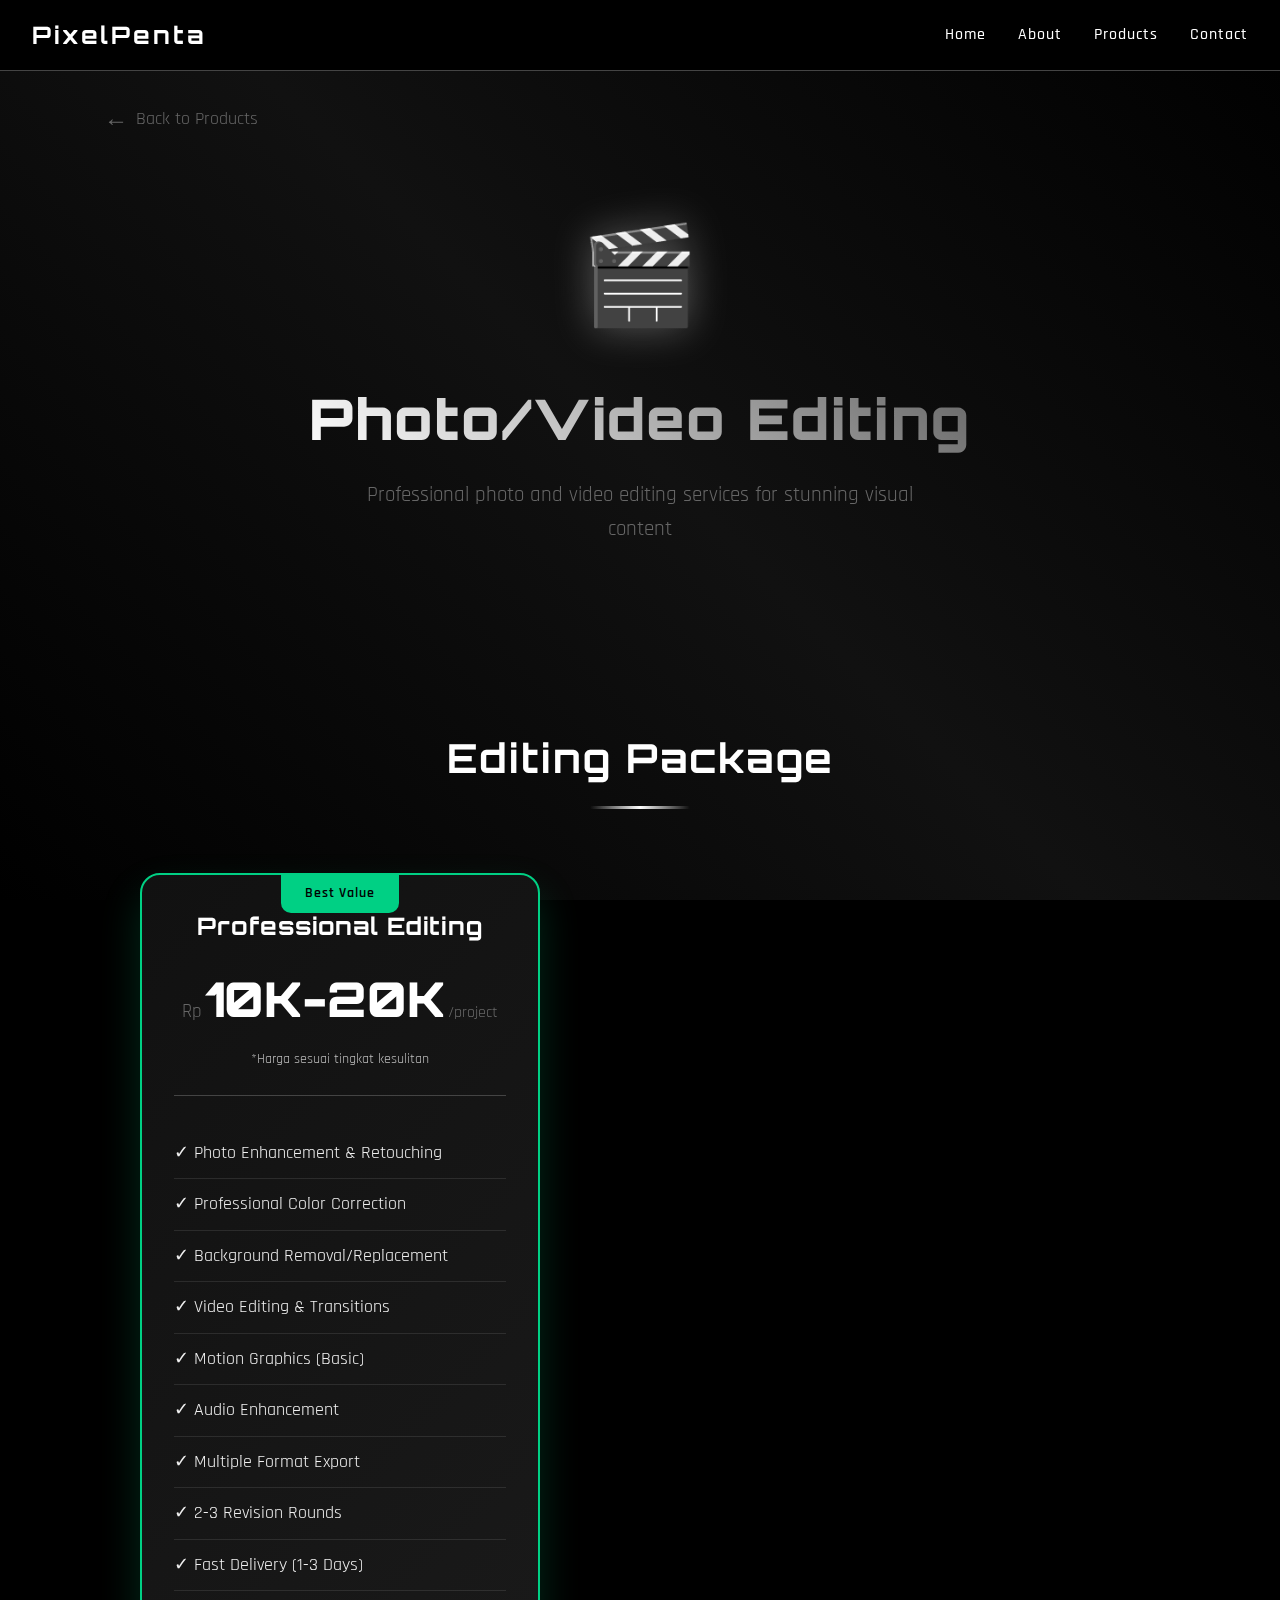
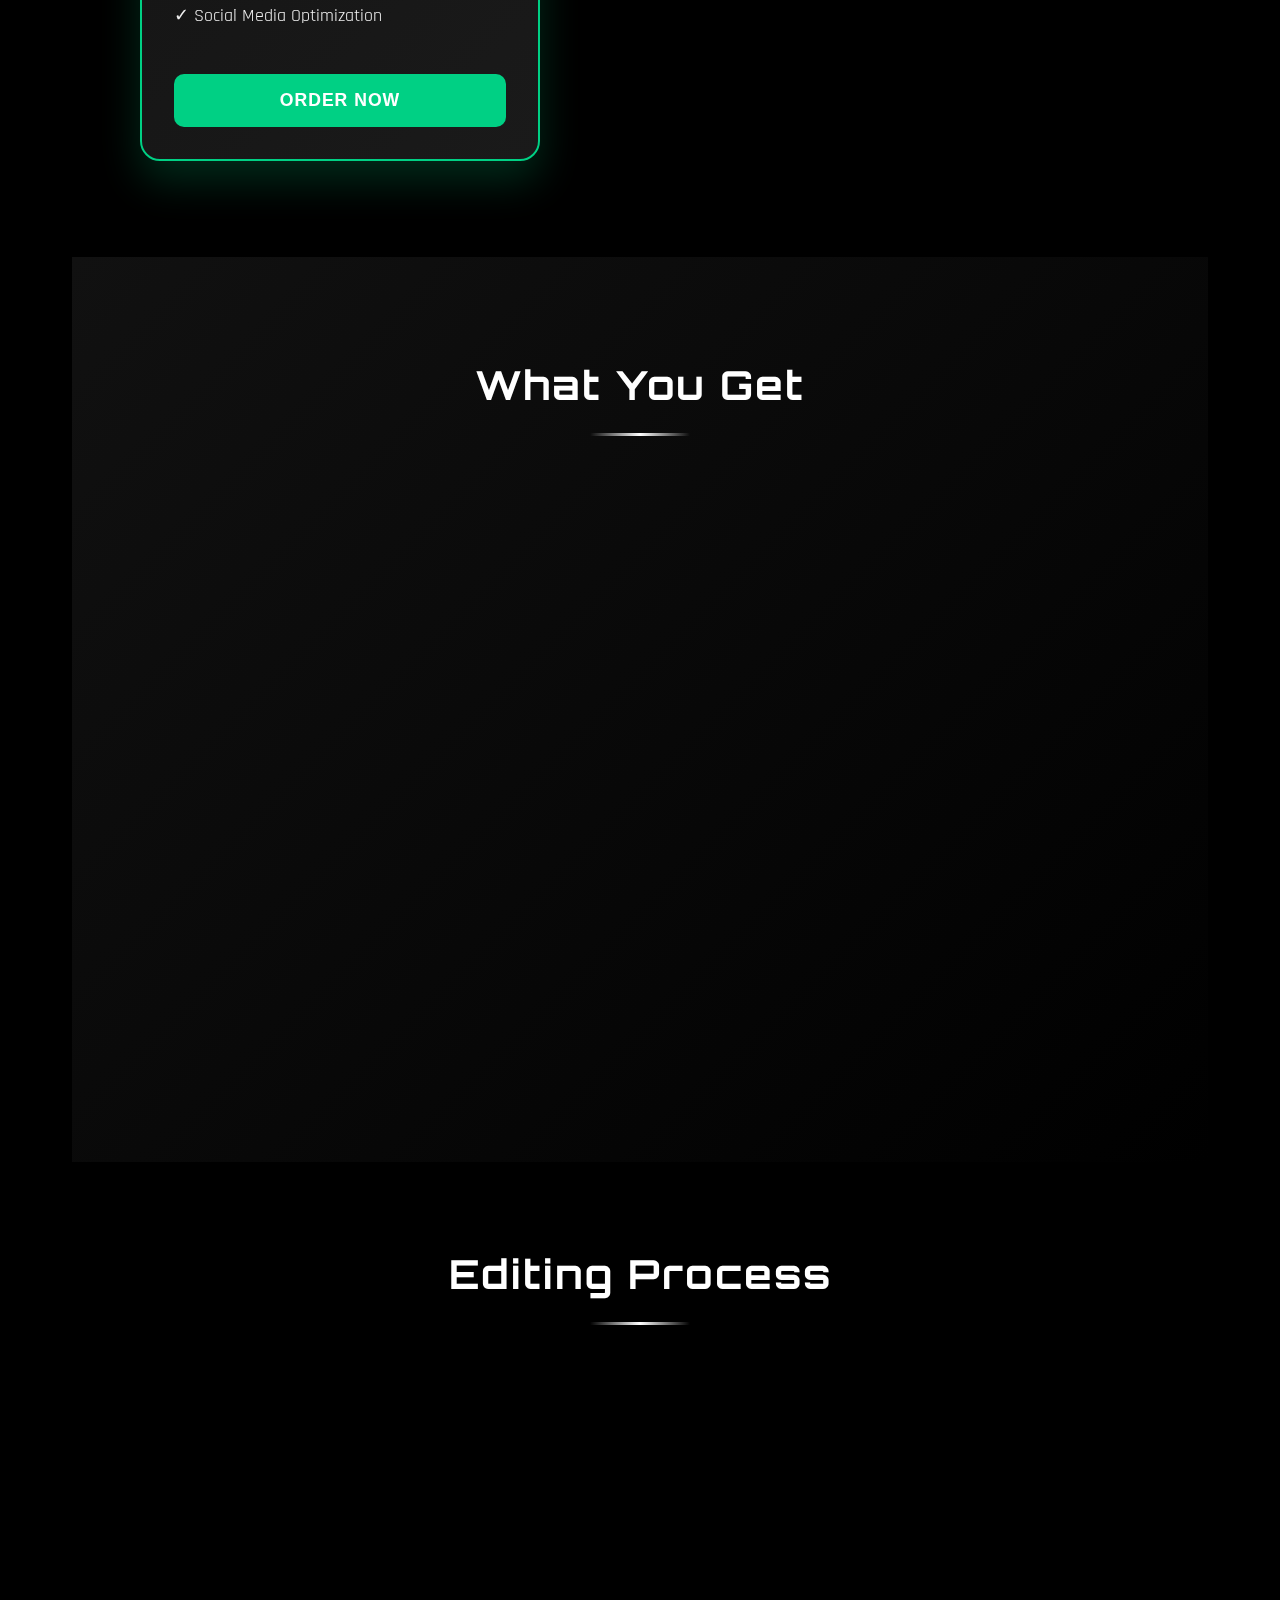
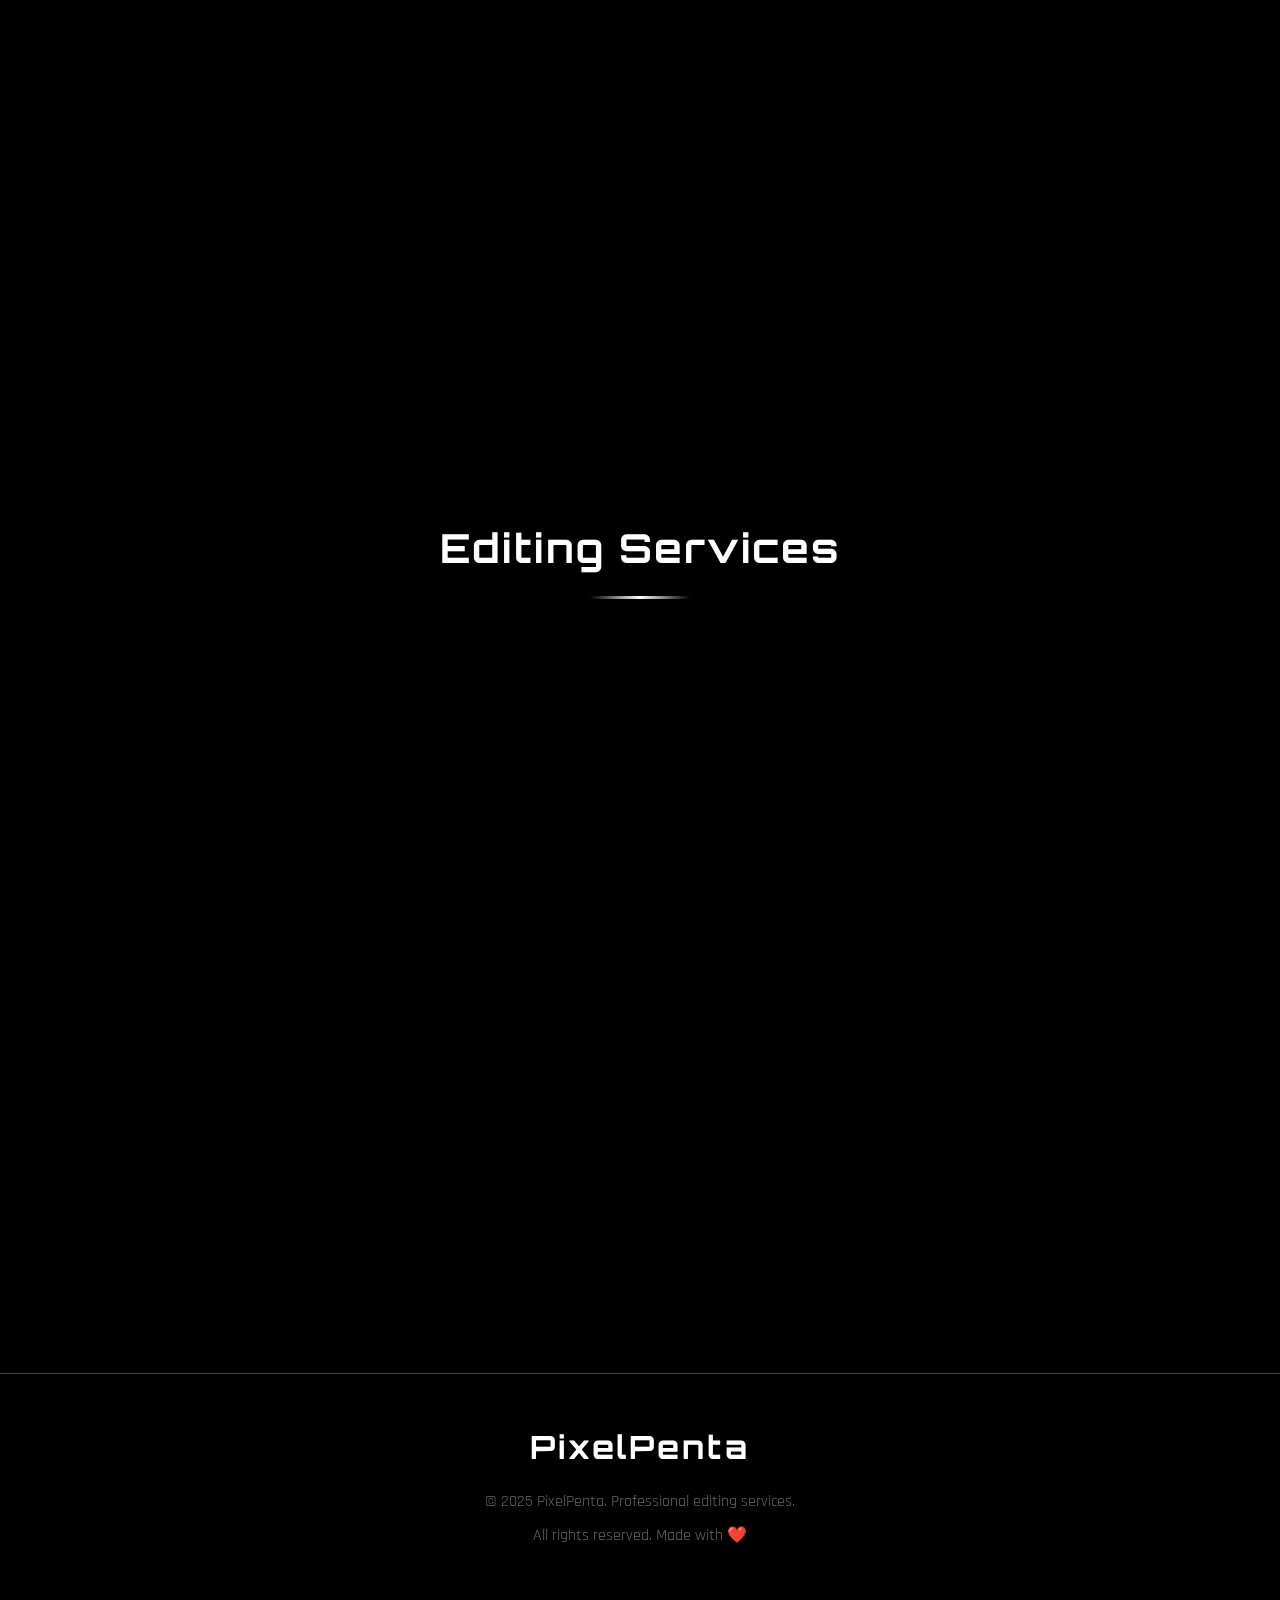
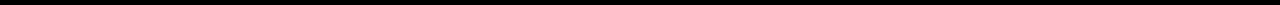
<file: editing-pricing/index.html>
<!DOCTYPE html>
<html lang="id">
<head>
    <meta charset="UTF-8">
    <meta name="viewport" content="width=device-width, initial-scale=1.0">
    <title>Photo/Video Editing Services - PixelPenta</title>
    <link rel="stylesheet" href="/Css/pterodactyl-pricing.css">
    <link rel="preconnect" href="https://fonts.googleapis.com">
    <link rel="preconnect" href="https://fonts.gstatic.com" crossorigin>
    <link href="https://fonts.googleapis.com/css2?family=Orbitron:wght@400;700;900&family=Rajdhani:wght@300;400;500;600;700&display=swap" rel="stylesheet">
</head>
<body>
    <div id="particles-container"></div>

    <nav class="navbar">
        <div class="nav-brand">
            <a href="../">PixelPenta</a>
        </div>
        <div class="nav-menu">
            <a href="../" class="nav-link">Home</a>
            <a href="/#about" class="nav-link">About</a>
            <a href="/#products" class="nav-link">Products</a>
            <a href="/#contact" class="nav-link">Contact</a>
        </div>
        <div class="nav-toggle">
            <span></span>
            <span></span>
            <span></span>
        </div>
    </nav>

    <div class="container">
        <section class="hero-pricing">
            <div class="back-button">
                <a href="/#products" class="back-link">
                    <span class="back-arrow">←</span> Back to Products
                </a>
            </div>
            <div class="hero-content">
                <div class="product-hero">
                    <div class="product-icon">🎬</div>
                    <h1 class="product-title">Photo/Video Editing</h1>
                    <p class="product-description">Professional photo and video editing services for stunning visual content</p>
                </div>
            </div>
        </section>

        <section class="pricing-section">
            <div class="section-header">
                <h2 class="section-title">Editing Package</h2>
                <div class="section-line"></div>
            </div>
            
            <div class="pricing-grid" style="justify-content: center;">
                <div class="pricing-card premium featured" style="max-width: 400px;">
                    <div class="featured-badge">Best Value</div>
                    <div class="pricing-header">
                        <h3 class="plan-name">Professional Editing</h3>
                        <div class="plan-price">
                            <span class="currency">Rp</span>
                            <span class="price">10K-20K</span>
                            <span class="period">/project</span>
                        </div>
                        <div style="color: #bbb; font-size: 14px; margin-top: 10px;">
                            *Harga sesuai tingkat kesulitan
                        </div>
                    </div>
                    <div class="pricing-features">
                        <ul>
                            <li>✓ Photo Enhancement & Retouching</li>
                            <li>✓ Professional Color Correction</li>
                            <li>✓ Background Removal/Replacement</li>
                            <li>✓ Video Editing & Transitions</li>
                            <li>✓ Motion Graphics (Basic)</li>
                            <li>✓ Audio Enhancement</li>
                            <li>✓ Multiple Format Export</li>
                            <li>✓ 2-3 Revision Rounds</li>
                            <li>✓ Fast Delivery (1-3 Days)</li>
                            <li>✓ Social Media Optimization</li>
                        </ul>
                    </div>
                  <button class="order-btn" onclick="redirectToEdit('Professional Editing - Rp 10K-20K')">Order Now</button>
                </div>
            </div>
        </section>

        <section class="features-section">
            <div class="section-header">
                <h2 class="section-title">What You Get</h2>
                <div class="section-line"></div>
            </div>
            
            <div class="features-grid">
                <div class="feature-item">
                    <div class="feature-icon">🎯</div>
                    <h3>Professional Quality</h3>
                    <p>Industry-standard editing using Adobe Premiere Pro, After Effects, and Photoshop</p>
                </div>
                <div class="feature-item">
                    <div class="feature-icon">🎨</div>
                    <h3>Creative Vision</h3>
                    <p>Bringing your ideas to life with artistic flair and technical expertise</p>
                </div>
                <div class="feature-item">
                    <div class="feature-icon">⚡</div>
                    <h3>Fast Turnaround</h3>
                    <p>Quick delivery without compromising on quality and attention to detail</p>
                </div>
                <div class="feature-item">
                    <div class="feature-icon">🔄</div>
                    <h3>Revision Support</h3>
                    <p>Multiple revision rounds to ensure the final result meets your expectations</p>
                </div>
                <div class="feature-item">
                    <div class="feature-icon">📱</div>
                    <h3>Multi-Platform Ready</h3>
                    <p>Optimized for social media, YouTube, Instagram, and other platforms</p>
                </div>
                <div class="feature-item">
                    <div class="feature-icon">🎵</div>
                    <h3>Audio Enhancement</h3>
                    <p>Professional audio editing, mixing, and background music integration</p>
                </div>
            </div>
        </section>

        <section class="process-section">
            <div class="section-header">
                <h2 class="section-title">Editing Process</h2>
                <div class="section-line"></div>
            </div>
            
            <div class="features-grid">
                <div class="feature-item">
                    <div class="feature-icon">1️⃣</div>
                    <h3>Send Your Files</h3>
                    <p>Share your photos/videos and tell us what kind of editing you need</p>
                </div>
                <div class="feature-item">
                    <div class="feature-icon">2️⃣</div>
                    <h3>Quote & Timeline</h3>
                    <p>We'll assess the complexity and provide exact pricing and timeline</p>
                </div>
                <div class="feature-item">
                    <div class="feature-icon">3️⃣</div>
                    <h3>Professional Editing</h3>
                    <p>Our editors work their magic using professional software and techniques</p>
                </div>
                <div class="feature-item">
                    <div class="feature-icon">4️⃣</div>
                    <h3>Review & Deliver</h3>
                    <p>Review the results, request revisions if needed, and get your final files</p>
                </div>
            </div>
        </section>

        <section class="services-section">
            <div class="section-header">
                <h2 class="section-title">Editing Services</h2>
                <div class="section-line"></div>
            </div>
            
            <div class="features-grid">
                <div class="feature-item">
                    <div class="feature-icon">📸</div>
                    <h3>Photo Editing</h3>
                    <p>Professional photo retouching, color correction, and enhancement</p>
                </div>
                <div class="feature-item">
                    <div class="feature-icon">🎥</div>
                    <h3>Video Editing</h3>
                    <p>Complete video editing with cuts, transitions, and effects</p>
                </div>
                <div class="feature-item">
                    <div class="feature-icon">🌈</div>
                    <h3>Color Grading</h3>
                    <p>Professional color correction and cinematic grading</p>
                </div>
                <div class="feature-item">
                    <div class="feature-icon">✨</div>
                    <h3>Visual Effects</h3>
                    <p>Motion graphics, animations, and special effects</p>
                </div>
            </div>
        </section>
    </div>

    <!-- Order Modal -->
    <div id="editingOrderModal" class="modal">
        <div class="modal-content">
            <div class="modal-header">
                <h2>Order Editing Service</h2>
                <span class="close-modal" onclick="closeEditingOrderModal()">&times;</span>
            </div>
            <div class="modal-body">
                <form id="editingOrderForm">
                    <div class="form-group">
                        <label>Selected Package:</label>
                        <input type="text" id="selectedEditingPlan" value="Professional Editing - Rp 10K-20K" readonly>
                    </div>
                    <div class="form-group">
                        <label for="editingCustomerName">Nama Lengkap *</label>
                        <input type="text" id="editingCustomerName" required>
                    </div>
                    <div class="form-group">
                        <label for="editingCustomerEmail">Email *</label>
                        <input type="email" id="editingCustomerEmail" required>
                    </div>
                    <div class="form-group">
                        <label for="editingCustomerPhone">Nomor WhatsApp *</label>
                        <input type="tel" id="editingCustomerPhone" required>
                    </div>
                    <div class="form-group">
                        <label for="editingProjectType">Jenis Project</label>
                        <select id="editingProjectType">
                            <option value="photo">Photo Editing</option>
                            <option value="video">Video Editing</option>
                            <option value="both">Photo & Video</option>
                        </select>
                    </div>
                    <div class="form-group">
                        <label for="editingStyle">Style/Genre</label>
                        <select id="editingStyle">
                            <option value="natural">Natural/Realistic</option>
                            <option value="cinematic">Cinematic</option>
                            <option value="vintage">Vintage/Retro</option>
                            <option value="modern">Modern/Clean</option>
                            <option value="artistic">Artistic/Creative</option>
                            <option value="commercial">Commercial/Corporate</option>
                            <option value="other">Lainnya</option>
                        </select>
                    </div>
                    <div class="form-group">
                        <label for="editingProjectDetails">Detail Project</label>
                        <textarea id="editingProjectDetails" rows="4" placeholder="Jelaskan project Anda: jumlah foto/durasi video, style yang diinginkan, penggunaan akhir, dll..."></textarea>
                    </div>
                    <div class="form-group">
                        <label for="editingReferenceLinks">Link Referensi (Opsional)</label>
                        <input type="url" id="editingReferenceLinks" placeholder="https://example.com/reference">
                    </div>
                    <div class="form-group">
                        <label for="editingDeadline">Deadline (Opsional)</label>
                        <input type="date" id="editingDeadline">
                    </div>
                    <div class="form-group">
                        <label for="editingAdditionalNotes">Catatan Tambahan</label>
                        <textarea id="editingAdditionalNotes" rows="3" placeholder="Permintaan khusus, format output yang diinginkan, atau informasi lainnya..."></textarea>
                    </div>
                    <div class="form-actions">
                        <button type="button" class="cancel-btn" onclick="closeEditingOrderModal()">Cancel</button>
                        <button type="submit" class="submit-btn">Order via WhatsApp</button>
                    </div>
                </form>
            </div>
        </div>
    </div>

    <footer class="footer">
        <div class="footer-content">
            <div class="footer-brand">PixelPenta</div>
            <div class="footer-text">
                <p>&copy; 2025 PixelPenta. Professional editing services.</p>
                <p>All rights reserved. Made with ❤️</p>
            </div>
        </div>
    </footer>

    <script src="/Js/pterodactyl-pricing.js"></script>
    <style>
        .process-section, .services-section {
            padding: 80px 0;
            background: rgba(0, 0, 0, 0.1);
        }
        
        @media (max-width: 768px) {
            .features-grid {
                grid-template-columns: 1fr;
                gap: 1.5rem;
            }
        }
    </style>
</body>

</html>
</file>
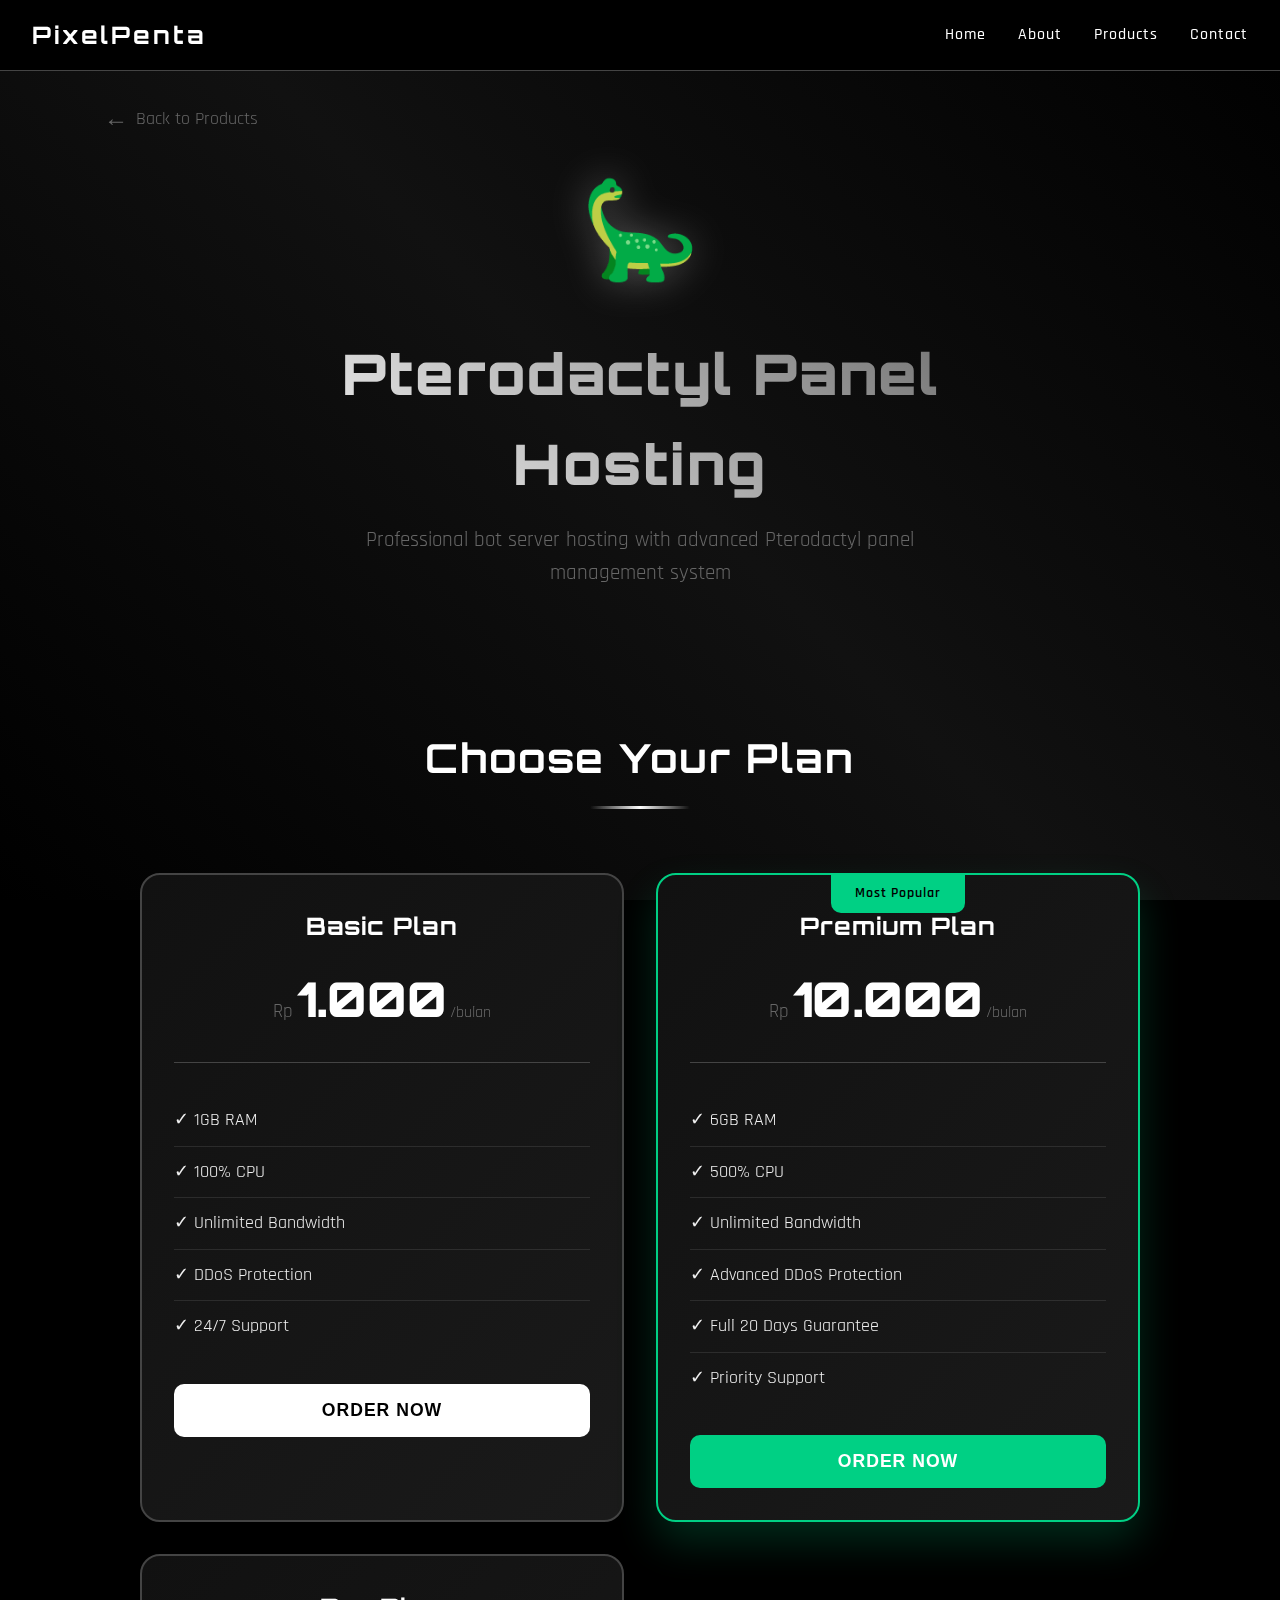
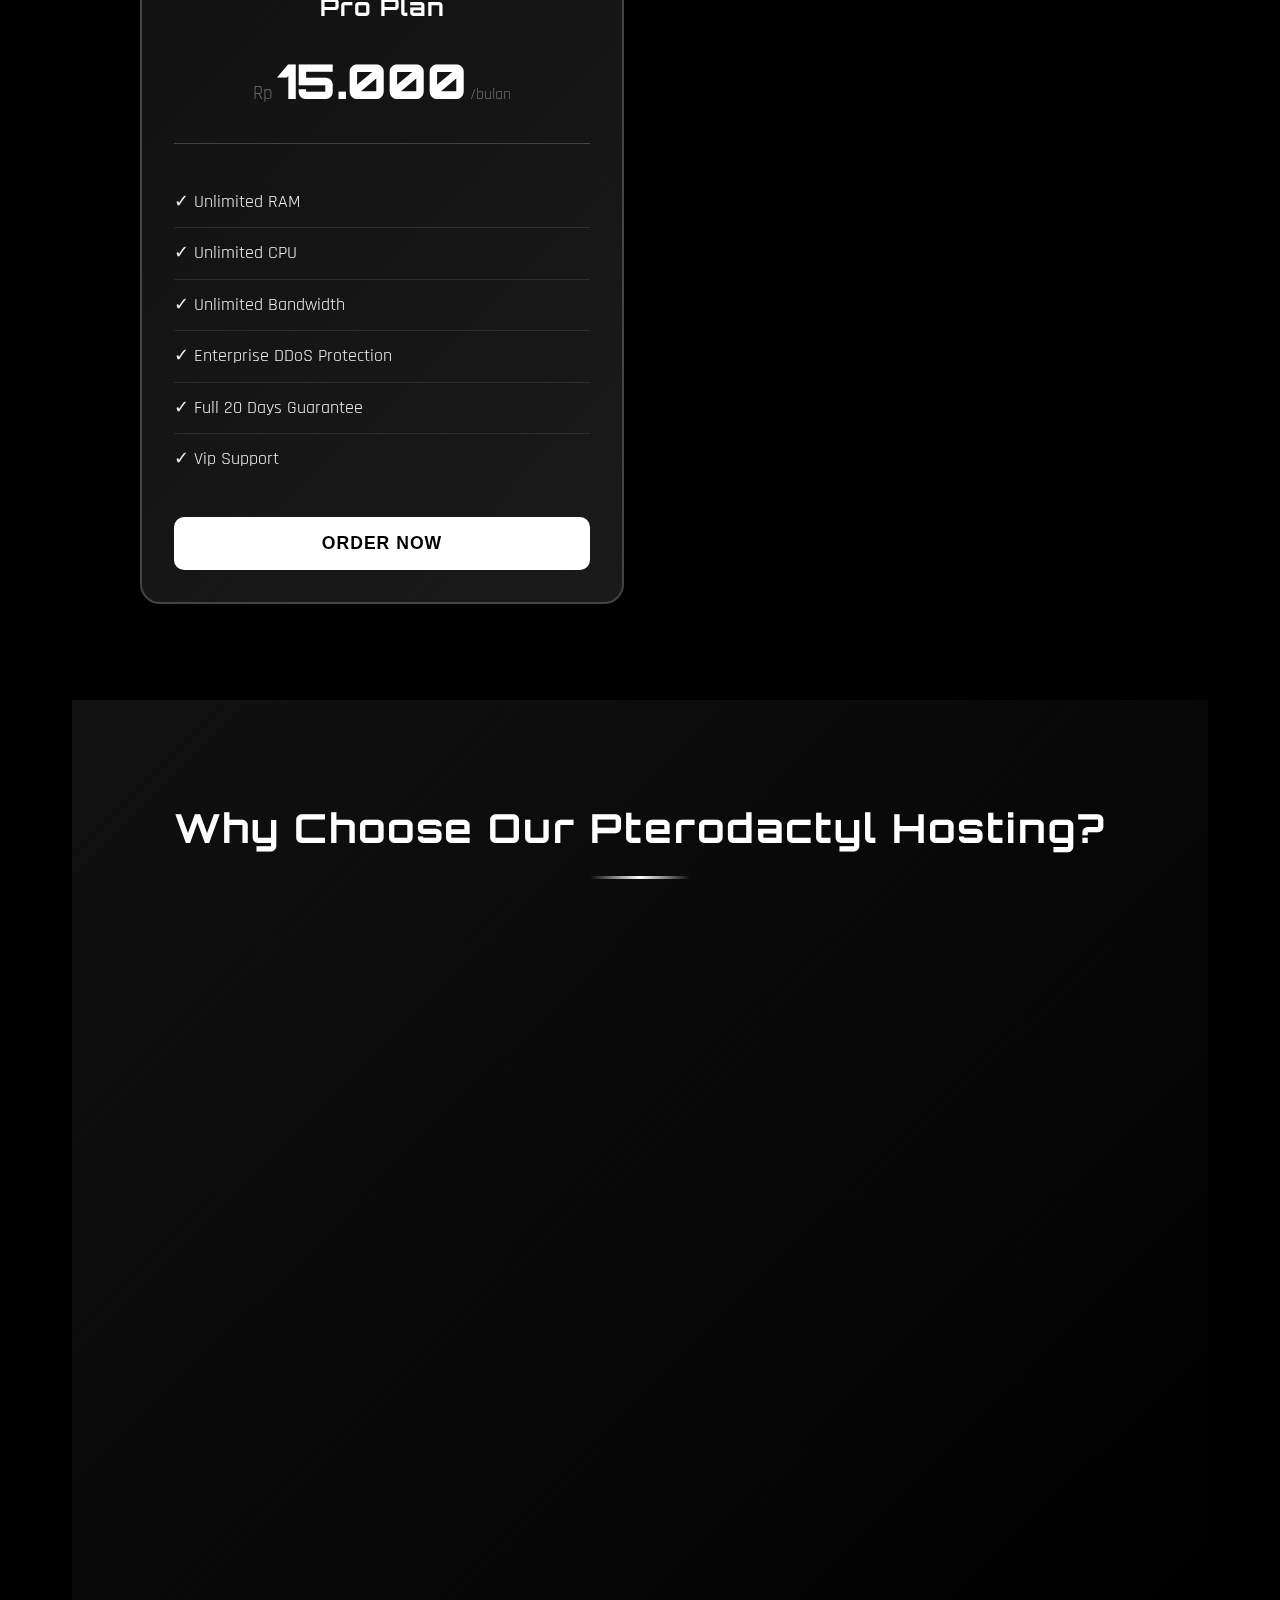
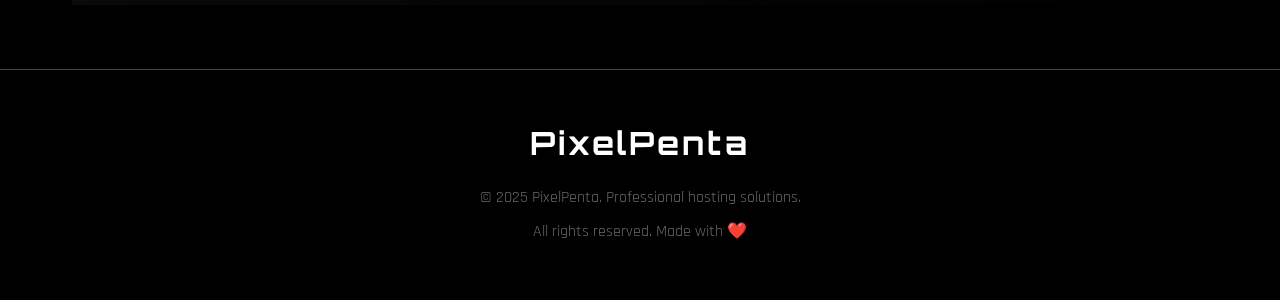
<file: pterodactyl-pricing/index.html>
<!DOCTYPE html>
<html lang="id">
<head>
    <meta charset="UTF-8">
    <meta name="viewport" content="width=device-width, initial-scale=1.0">
    <title>Pterodactyl Panel Hosting - PixelPenta</title>
    <link rel="stylesheet" href="/Css/pterodactyl-pricing.css">
    <link rel="preconnect" href="https://fonts.googleapis.com">
    <link rel="preconnect" href="https://fonts.gstatic.com" crossorigin>
    <link href="https://fonts.googleapis.com/css2?family=Orbitron:wght@400;700;900&family=Rajdhani:wght@300;400;500;600;700&display=swap" rel="stylesheet">
</head>
<body>
    <div id="particles-container"></div>

    <nav class="navbar">
        <div class="nav-brand">
            <a href="../">PixelPenta</a>
        </div>
        <div class="nav-menu">
            <a href="../" class="nav-link">Home</a>
            <a href="/#about" class="nav-link">About</a>
            <a href="/#products" class="nav-link">Products</a>
            <a href="/#contact" class="nav-link">Contact</a>
        </div>
        <div class="nav-toggle">
            <span></span>
            <span></span>
            <span></span>
        </div>
    </nav>

    <div class="container">
        <section class="hero-pricing">
            <div class="back-button">
                <a href="/#products" class="back-link">
                    <span class="back-arrow">←</span> Back to Products
                </a>
            </div>
            <div class="hero-content">
                <div class="product-hero">
                    <div class="product-icon">🦕</div>
                    <h1 class="product-title">Pterodactyl Panel Hosting</h1>
                    <p class="product-description">Professional bot server hosting with advanced Pterodactyl panel management system</p>
                </div>
            </div>
        </section>

        <section class="pricing-section">
            <div class="section-header">
                <h2 class="section-title">Choose Your Plan</h2>
                <div class="section-line"></div>
            </div>
            
            <div class="pricing-grid">
                <div class="pricing-card basic">
                    <div class="pricing-header">
                        <h3 class="plan-name">Basic Plan</h3>
                        <div class="plan-price">
                            <span class="currency">Rp</span>
                            <span class="price">1.000</span>
                            <span class="period">/bulan</span>
                        </div>
                    </div>
                    <div class="pricing-features">
                        <ul>
                            <li>✓ 1GB RAM</li>
                            <li>✓ 100% CPU</li>
                            <li>✓ Unlimited Bandwidth</li>
                            <li>✓ DDoS Protection</li>
                            <li>✓ 24/7 Support</li>
                        </ul>
                    </div>
                    <button class="order-btn" onclick="openOrderModal('basic')">Order Now</button>
                </div>

                <div class="pricing-card premium featured">
                    <div class="featured-badge">Most Popular</div>
                    <div class="pricing-header">
                        <h3 class="plan-name">Premium Plan</h3>
                        <div class="plan-price">
                            <span class="currency">Rp</span>
                            <span class="price">10.000</span>
                            <span class="period">/bulan</span>
                        </div>
                    </div>
                    <div class="pricing-features">
                        <ul>
                            <li>✓ 6GB RAM</li>
                            <li>✓ 500% CPU</li>
                            <li>✓ Unlimited Bandwidth</li>
                            <li>✓ Advanced DDoS Protection</li>
                            <li>✓ Full 20 Days Guarantee</li>
                            <li>✓ Priority Support</li>

                        </ul>
                    </div>
                    <button class="order-btn" onclick="openOrderModal('premium')">Order Now</button>
                </div>

                <div class="pricing-card pro">
                    <div class="pricing-header">
                        <h3 class="plan-name">Pro Plan</h3>
                        <div class="plan-price">
                            <span class="currency">Rp</span>
                            <span class="price">15.000</span>
                            <span class="period">/bulan</span>
                        </div>
                    </div>
                    <div class="pricing-features">
                        <ul>
                            <li>✓ Unlimited RAM</li>
                            <li>✓ Unlimited CPU</li>
                            <li>✓ Unlimited Bandwidth</li>
                            <li>✓ Enterprise DDoS Protection</li>
                            <li>✓ Full 20 Days Guarantee</li>
                            <li>✓ Vip Support</li>
                        </ul>
                    </div>
                    <button class="order-btn" onclick="openOrderModal('pro')">Order Now</button>
                </div>
            </div>
        </section>

        <section class="features-section">
            <div class="section-header">
                <h2 class="section-title">Why Choose Our Pterodactyl Hosting?</h2>
                <div class="section-line"></div>
            </div>
            
            <div class="features-grid">
                <div class="feature-item">
                    <div class="feature-icon">⚡</div>
                    <h3>High Performance</h3>
                    <p>Latest generation hardware for lightning-fast performance</p>
                </div>
                <div class="feature-item">
                    <div class="feature-icon">🛡️</div>
                    <h3>DDoS Protection</h3>
                    <p>Advanced DDoS protection to keep your server online 24/7</p>
                </div>
                <div class="feature-item">
                    <div class="feature-icon">🔧</div>
                    <h3>Easy Management</h3>
                    <p>User-friendly Pterodactyl panel for complete server control</p>
                </div>
                <div class="feature-item">
                    <div class="feature-icon">💬</div>
                    <h3>24/7 Support</h3>
                    <p>Expert technical support available round the clock via Telegram and WhatsApp</p>
                </div>
                <div class="feature-item">
                    <div class="feature-icon">🌍</div>
                    <h3>Global Network</h3>
                    <p>Multiple datacenter locations for optimal performance worldwide</p>
                </div>
            </div>
        </section>
    </div>

    <!-- Order Modal -->
    <div id="orderModal" class="modal">
        <div class="modal-content">
            <div class="modal-header">
                <h2>Order Pterodactyl Hosting</h2>
                <span class="close-modal" onclick="closeOrderModal()">&times;</span>
            </div>
            <div class="modal-body">
                <form id="orderForm">
                    <div class="form-group">
                        <label>Selected Plan:</label>
                        <input type="text" id="selectedPlan" readonly>
                    </div>
                    <div class="form-group">
                        <label for="customerName">Nama Lengkap *</label>
                        <input type="text" id="customerName" required>
                    </div>
                    <div class="form-group">
                        <label for="customerEmail">Email *</label>
                        <input type="email" id="customerEmail" required>
                    </div>
                    <div class="form-group">
                        <label for="customerPhone">Nomor WhatsApp *</label>
                        <input type="tel" id="customerPhone" required>
                    </div>
                    <div class="form-group">
                        <label for="serverName">Nama Server</label>
                        <input type="text" id="serverName" placeholder="Contoh: PixelPenta Server">
                    </div>
                    <div class="form-group">
                        <label for="additionalNotes">Catatan Tambahan</label>
                        <textarea id="additionalNotes" rows="3" placeholder="Permintaan khusus atau informasi tambahan..."></textarea>
                    </div>
                    <div class="form-actions">
                        <button type="button" class="cancel-btn" onclick="closeOrderModal()">Cancel</button>
                        <button type="submit" class="submit-btn">Order via WhatsApp</button>
                    </div>
                </form>
            </div>
        </div>
    </div>

    <footer class="footer">
        <div class="footer-content">
            <div class="footer-brand">PixelPenta</div>
            <div class="footer-text">
                <p>&copy; 2025 PixelPenta. Professional hosting solutions.</p>
                <p>All rights reserved. Made with ❤️</p>
            </div>
        </div>
    </footer>

    <script src="/Js/pterodactyl-pricing.js"></script>
</body>

</html>
</file>
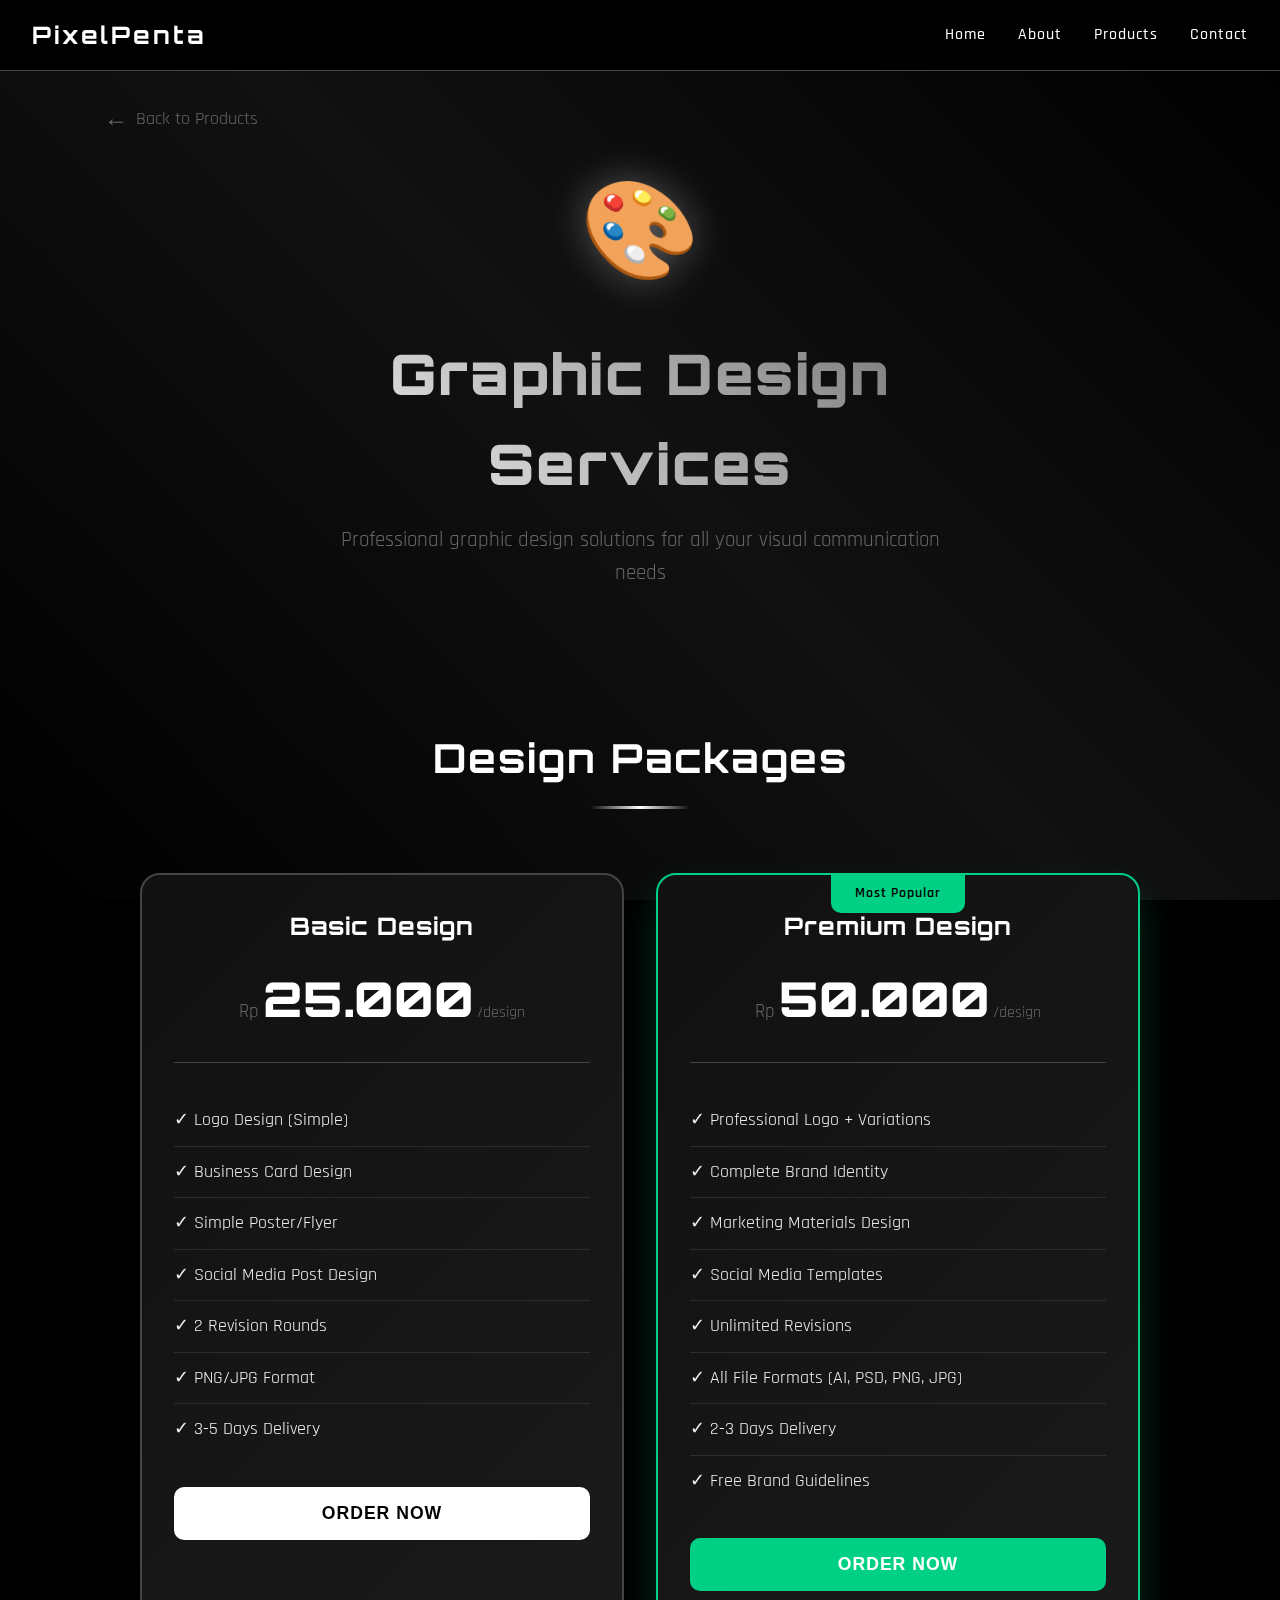
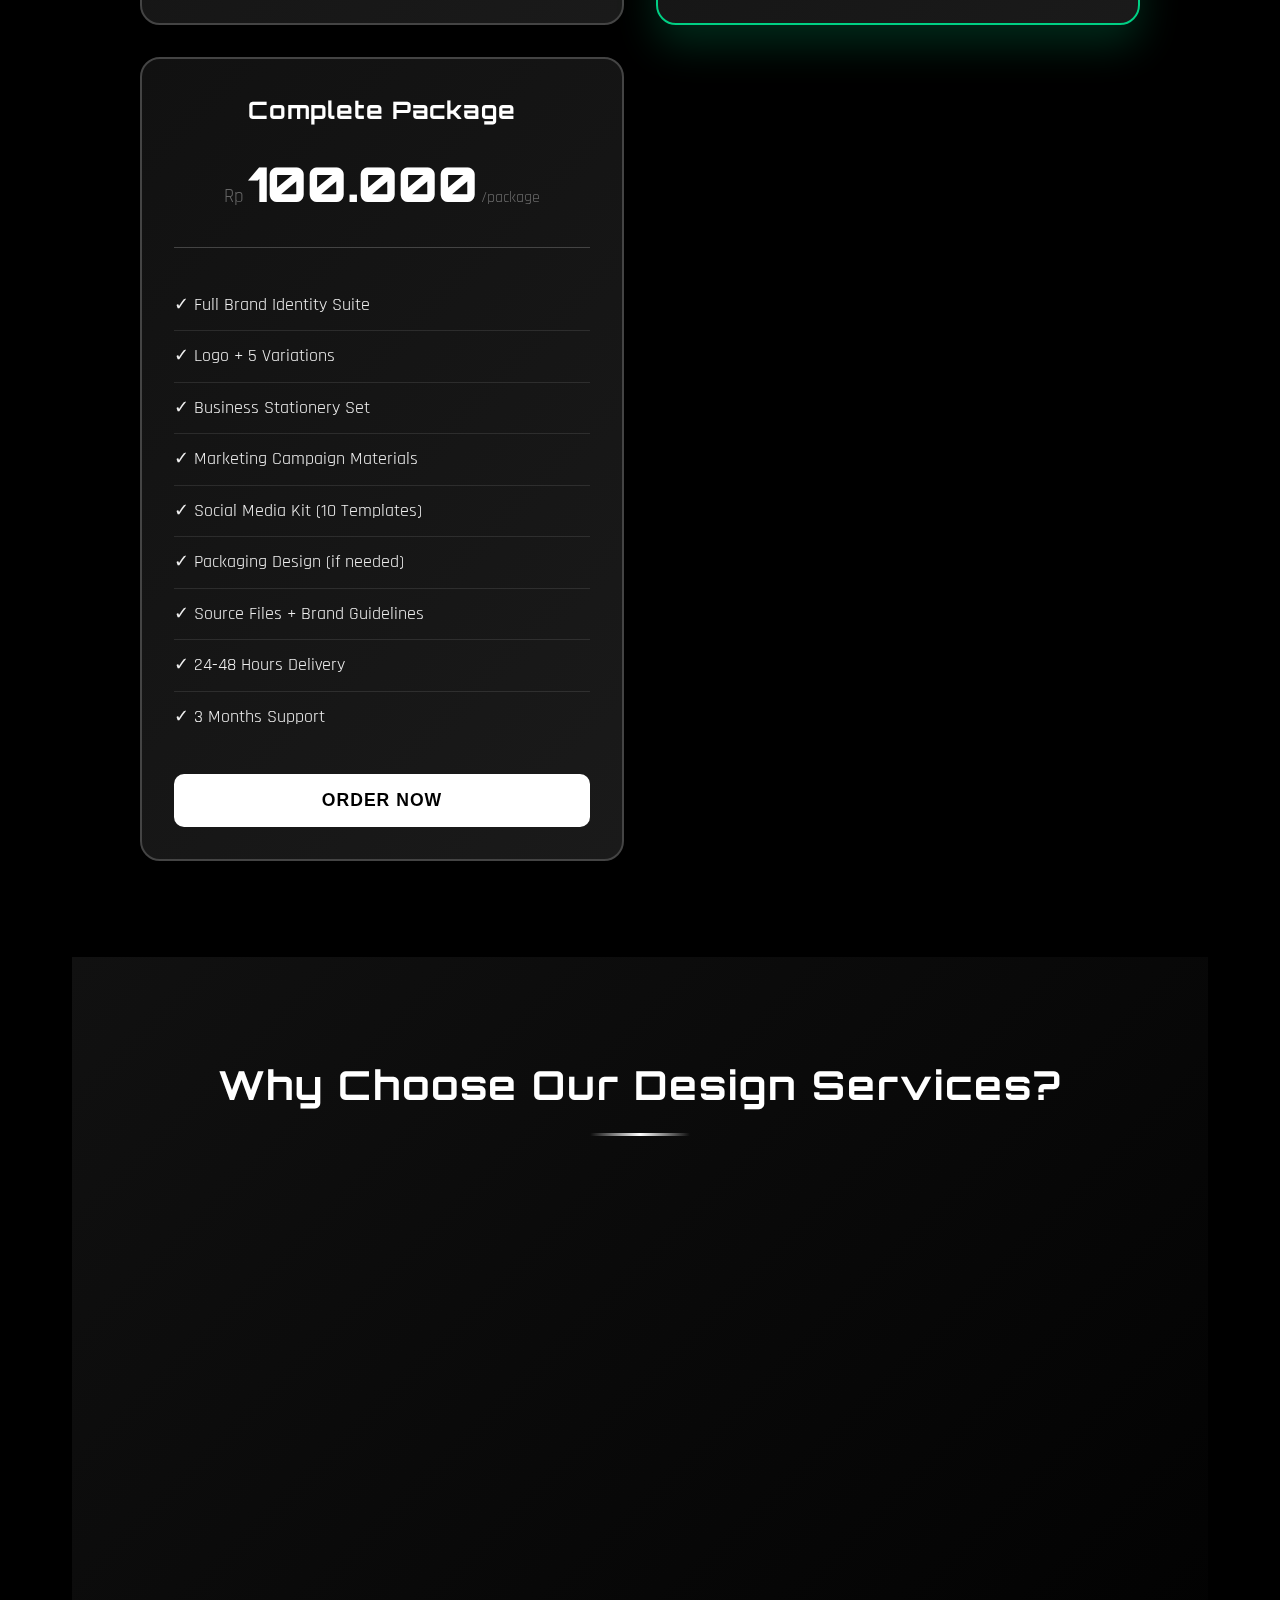
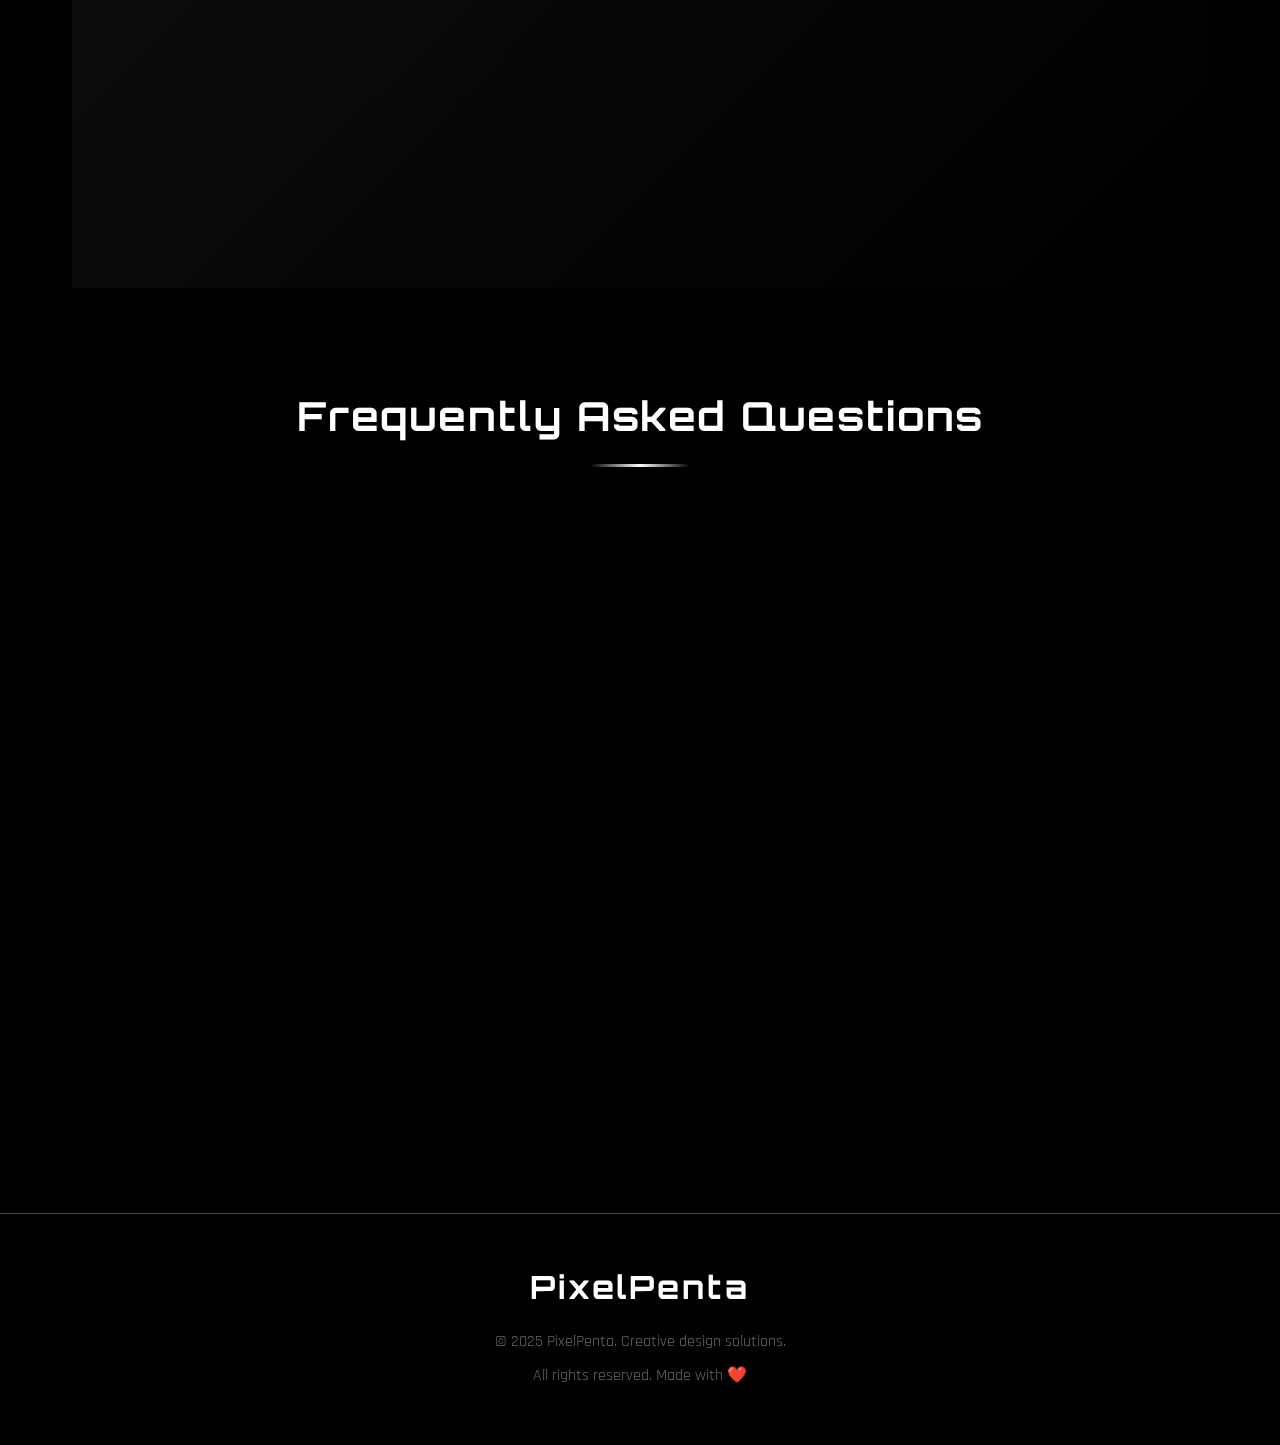
<file: Html/desain-pricing.html>
<!DOCTYPE html>
<html lang="id">
<head>
    <meta charset="UTF-8">
    <meta name="viewport" content="width=device-width, initial-scale=1.0">
    <title>Graphic Design Services - PixelPenta</title>
    <link rel="stylesheet" href="/Css/pterodactyl-pricing.css">
    <link rel="preconnect" href="https://fonts.googleapis.com">
    <link rel="preconnect" href="https://fonts.gstatic.com" crossorigin>
    <link href="https://fonts.googleapis.com/css2?family=Orbitron:wght@400;700;900&family=Rajdhani:wght@300;400;500;600;700&display=swap" rel="stylesheet">
</head>
<body>
    <div id="particles-container"></div>

    <nav class="navbar">
        <div class="nav-brand">
            <a href="../index.html">PixelPenta</a>
        </div>
        <div class="nav-menu">
            <a href="../index.html" class="nav-link">Home</a>
            <a href="../index.html#about" class="nav-link">About</a>
            <a href="../index.html#products" class="nav-link">Products</a>
            <a href="../index.html#contact" class="nav-link">Contact</a>
        </div>
        <div class="nav-toggle">
            <span></span>
            <span></span>
            <span></span>
        </div>
    </nav>

    <div class="container">
        <section class="hero-pricing">
            <div class="back-button">
                <a href="../index.html#products" class="back-link">
                    <span class="back-arrow">←</span> Back to Products
                </a>
            </div>
            <div class="hero-content">
                <div class="product-hero">
                    <div class="product-icon">🎨</div>
                    <h1 class="product-title">Graphic Design Services</h1>
                    <p class="product-description">Professional graphic design solutions for all your visual communication needs</p>
                </div>
            </div>
        </section>

        <section class="pricing-section">
            <div class="section-header">
                <h2 class="section-title">Design Packages</h2>
                <div class="section-line"></div>
            </div>
            
            <div class="pricing-grid">
                <div class="pricing-card basic">
                    <div class="pricing-header">
                        <h3 class="plan-name">Basic Design</h3>
                        <div class="plan-price">
                            <span class="currency">Rp</span>
                            <span class="price">25.000</span>
                            <span class="period">/design</span>
                        </div>
                    </div>
                    <div class="pricing-features">
                        <ul>
                            <li>✓ Logo Design (Simple)</li>
                            <li>✓ Business Card Design</li>
                            <li>✓ Simple Poster/Flyer</li>
                            <li>✓ Social Media Post Design</li>
                            <li>✓ 2 Revision Rounds</li>
                            <li>✓ PNG/JPG Format</li>
                            <li>✓ 3-5 Days Delivery</li>
                        </ul>
                    </div>
                    <button class="order-btn" onclick="openOrderModal('basic')">Order Now</button>
                </div>

                <div class="pricing-card premium featured">
                    <div class="featured-badge">Most Popular</div>
                    <div class="pricing-header">
                        <h3 class="plan-name">Premium Design</h3>
                        <div class="plan-price">
                            <span class="currency">Rp</span>
                            <span class="price">50.000</span>
                            <span class="period">/design</span>
                        </div>
                    </div>
                    <div class="pricing-features">
                        <ul>
                            <li>✓ Professional Logo + Variations</li>
                            <li>✓ Complete Brand Identity</li>
                            <li>✓ Marketing Materials Design</li>
                            <li>✓ Social Media Templates</li>
                            <li>✓ Unlimited Revisions</li>
                            <li>✓ All File Formats (AI, PSD, PNG, JPG)</li>
                            <li>✓ 2-3 Days Delivery</li>
                            <li>✓ Free Brand Guidelines</li>
                        </ul>
                    </div>
                    <button class="order-btn" onclick="openOrderModal('premium')">Order Now</button>
                </div>

                <div class="pricing-card pro">
                    <div class="pricing-header">
                        <h3 class="plan-name">Complete Package</h3>
                        <div class="plan-price">
                            <span class="currency">Rp</span>
                            <span class="price">100.000</span>
                            <span class="period">/package</span>
                        </div>
                    </div>
                    <div class="pricing-features">
                        <ul>
                            <li>✓ Full Brand Identity Suite</li>
                            <li>✓ Logo + 5 Variations</li>
                            <li>✓ Business Stationery Set</li>
                            <li>✓ Marketing Campaign Materials</li>
                            <li>✓ Social Media Kit (10 Templates)</li>
                            <li>✓ Packaging Design (if needed)</li>
                            <li>✓ Source Files + Brand Guidelines</li>
                            <li>✓ 24-48 Hours Delivery</li>
                            <li>✓ 3 Months Support</li>
                        </ul>
                    </div>
                    <button class="order-btn" onclick="openOrderModal('pro')">Order Now</button>
                </div>
            </div>
        </section>

        <section class="features-section">
            <div class="section-header">
                <h2 class="section-title">Why Choose Our Design Services?</h2>
                <div class="section-line"></div>
            </div>
            
            <div class="features-grid">
                <div class="feature-item">
                    <div class="feature-icon">🎯</div>
                    <h3>Creative Excellence</h3>
                    <p>Unique and innovative designs tailored to your brand identity and target audience</p>
                </div>
                <div class="feature-item">
                    <div class="feature-icon">⚡</div>
                    <h3>Fast Delivery</h3>
                    <p>Quick turnaround times without compromising on quality and attention to detail</p>
                </div>
                <div class="feature-item">
                    <div class="feature-icon">🔄</div>
                    <h3>Unlimited Revisions</h3>
                    <p>We work with you until you're 100% satisfied with the final design</p>
                </div>
                <div class="feature-item">
                    <div class="feature-icon">📱</div>
                    <h3>Multi-Platform Ready</h3>
                    <p>Designs optimized for print, web, and social media platforms</p>
                </div>
                <div class="feature-item">
                    <div class="feature-icon">🎨</div>
                    <h3>Professional Tools</h3>
                    <p>Using industry-standard software like Adobe Creative Suite for best results</p>
                </div>
                <div class="feature-item">
                    <div class="feature-icon">💬</div>
                    <h3>Dedicated Support</h3>
                    <p>Direct communication and support throughout the entire design process</p>
                </div>
            </div>
        </section>

        <section class="faq-section">
            <div class="section-header">
                <h2 class="section-title">Frequently Asked Questions</h2>
                <div class="section-line"></div>
            </div>
            
            <div class="faq-container">
                <div class="faq-item">
                    <div class="faq-question" onclick="toggleFAQ(this)">
                        <h3>What design services do you offer?</h3>
                        <span class="faq-toggle">+</span>
                    </div>
                    <div class="faq-answer">
                        <p>We offer comprehensive graphic design services including logo design, brand identity, marketing materials, social media graphics, packaging design, and complete brand guideline development.</p>
                    </div>
                </div>
                
                <div class="faq-item">
                    <div class="faq-question" onclick="toggleFAQ(this)">
                        <h3>How long does the design process take?</h3>
                        <span class="faq-toggle">+</span>
                    </div>
                    <div class="faq-answer">
                        <p>Delivery times vary by package: Basic designs take 3-5 days, Premium designs 2-3 days, and Complete packages 24-48 hours. Rush orders can be accommodated for an additional fee.</p>
                    </div>
                </div>
                
                <div class="faq-item">
                    <div class="faq-question" onclick="toggleFAQ(this)">
                        <h3>What file formats will I receive?</h3>
                        <span class="faq-toggle">+</span>
                    </div>
                    <div class="faq-answer">
                        <p>File formats depend on your package. Basic includes PNG/JPG, Premium adds AI/PSD files, and Complete package includes all source files plus various export formats for different uses.</p>
                    </div>
                </div>
                
                <div class="faq-item">
                    <div class="faq-question" onclick="toggleFAQ(this)">
                        <h3>Can I request changes to my design?</h3>
                        <span class="faq-toggle">+</span>
                    </div>
                    <div class="faq-answer">
                        <p>Absolutely! Basic package includes 2 revision rounds, while Premium and Complete packages offer unlimited revisions until you're completely satisfied with the result.</p>
                    </div>
                </div>

                <div class="faq-item">
                    <div class="faq-question" onclick="toggleFAQ(this)">
                        <h3>Do you provide brand guidelines?</h3>
                        <span class="faq-toggle">+</span>
                    </div>
                    <div class="faq-answer">
                        <p>Yes! Premium and Complete packages include comprehensive brand guidelines covering logo usage, color palettes, typography, and application examples to maintain brand consistency.</p>
                    </div>
                </div>
            </div>
        </section>
    </div>

    <!-- Order Modal -->
    <div id="orderModal" class="modal">
        <div class="modal-content">
            <div class="modal-header">
                <h2>Order Design Service</h2>
                <span class="close-modal" onclick="closeOrderModal()">&times;</span>
            </div>
            <div class="modal-body">
                <form id="orderForm">
                    <div class="form-group">
                        <label>Selected Package:</label>
                        <input type="text" id="selectedPlan" readonly>
                    </div>
                    <div class="form-group">
                        <label for="customerName">Nama Lengkap *</label>
                        <input type="text" id="customerName" required>
                    </div>
                    <div class="form-group">
                        <label for="customerEmail">Email *</label>
                        <input type="email" id="customerEmail" required>
                    </div>
                    <div class="form-group">
                        <label for="customerPhone">Nomor WhatsApp *</label>
                        <input type="tel" id="customerPhone" required>
                    </div>
                    <div class="form-group">
                        <label for="businessName">Nama Bisnis/Brand</label>
                        <input type="text" id="businessName" placeholder="Contoh: Toko Kopi Bahagia">
                    </div>
                    <div class="form-group">
                        <label for="designType">Jenis Design yang Dibutuhkan</label>
                        <select id="designType">
                            <option value="logo">Logo Design</option>
                            <option value="brand-identity">Brand Identity</option>
                            <option value="marketing">Marketing Materials</option>
                            <option value="social-media">Social Media Graphics</option>
                            <option value="packaging">Packaging Design</option>
                            <option value="print">Print Design</option>
                            <option value="other">Lainnya</option>
                        </select>
                    </div>
                    <div class="form-group">
                        <label for="designBrief">Brief Design</label>
                        <textarea id="designBrief" rows="4" placeholder="Jelaskan konsep, warna favorit, style yang diinginkan, target audience, dll..."></textarea>
                    </div>
                    <div class="form-group">
                        <label for="deadline">Deadline (Opsional)</label>
                        <input type="date" id="deadline">
                    </div>
                    <div class="form-group">
                        <label for="additionalNotes">Catatan Tambahan</label>
                        <textarea id="additionalNotes" rows="3" placeholder="Referensi design, permintaan khusus, atau informasi lainnya..."></textarea>
                    </div>
                    <div class="form-actions">
                        <button type="button" class="cancel-btn" onclick="closeOrderModal()">Cancel</button>
                        <button type="submit" class="submit-btn">Order via WhatsApp</button>
                    </div>
                </form>
            </div>
        </div>
    </div>

    <footer class="footer">
        <div class="footer-content">
            <div class="footer-brand">PixelPenta</div>
            <div class="footer-text">
                <p>&copy; 2025 PixelPenta. Creative design solutions.</p>
                <p>All rights reserved. Made with ❤️</p>
            </div>
        </div>
    </footer>

    <script src="/Js/pterodactyl-pricing.js"></script>
</body>
</html>
</file>
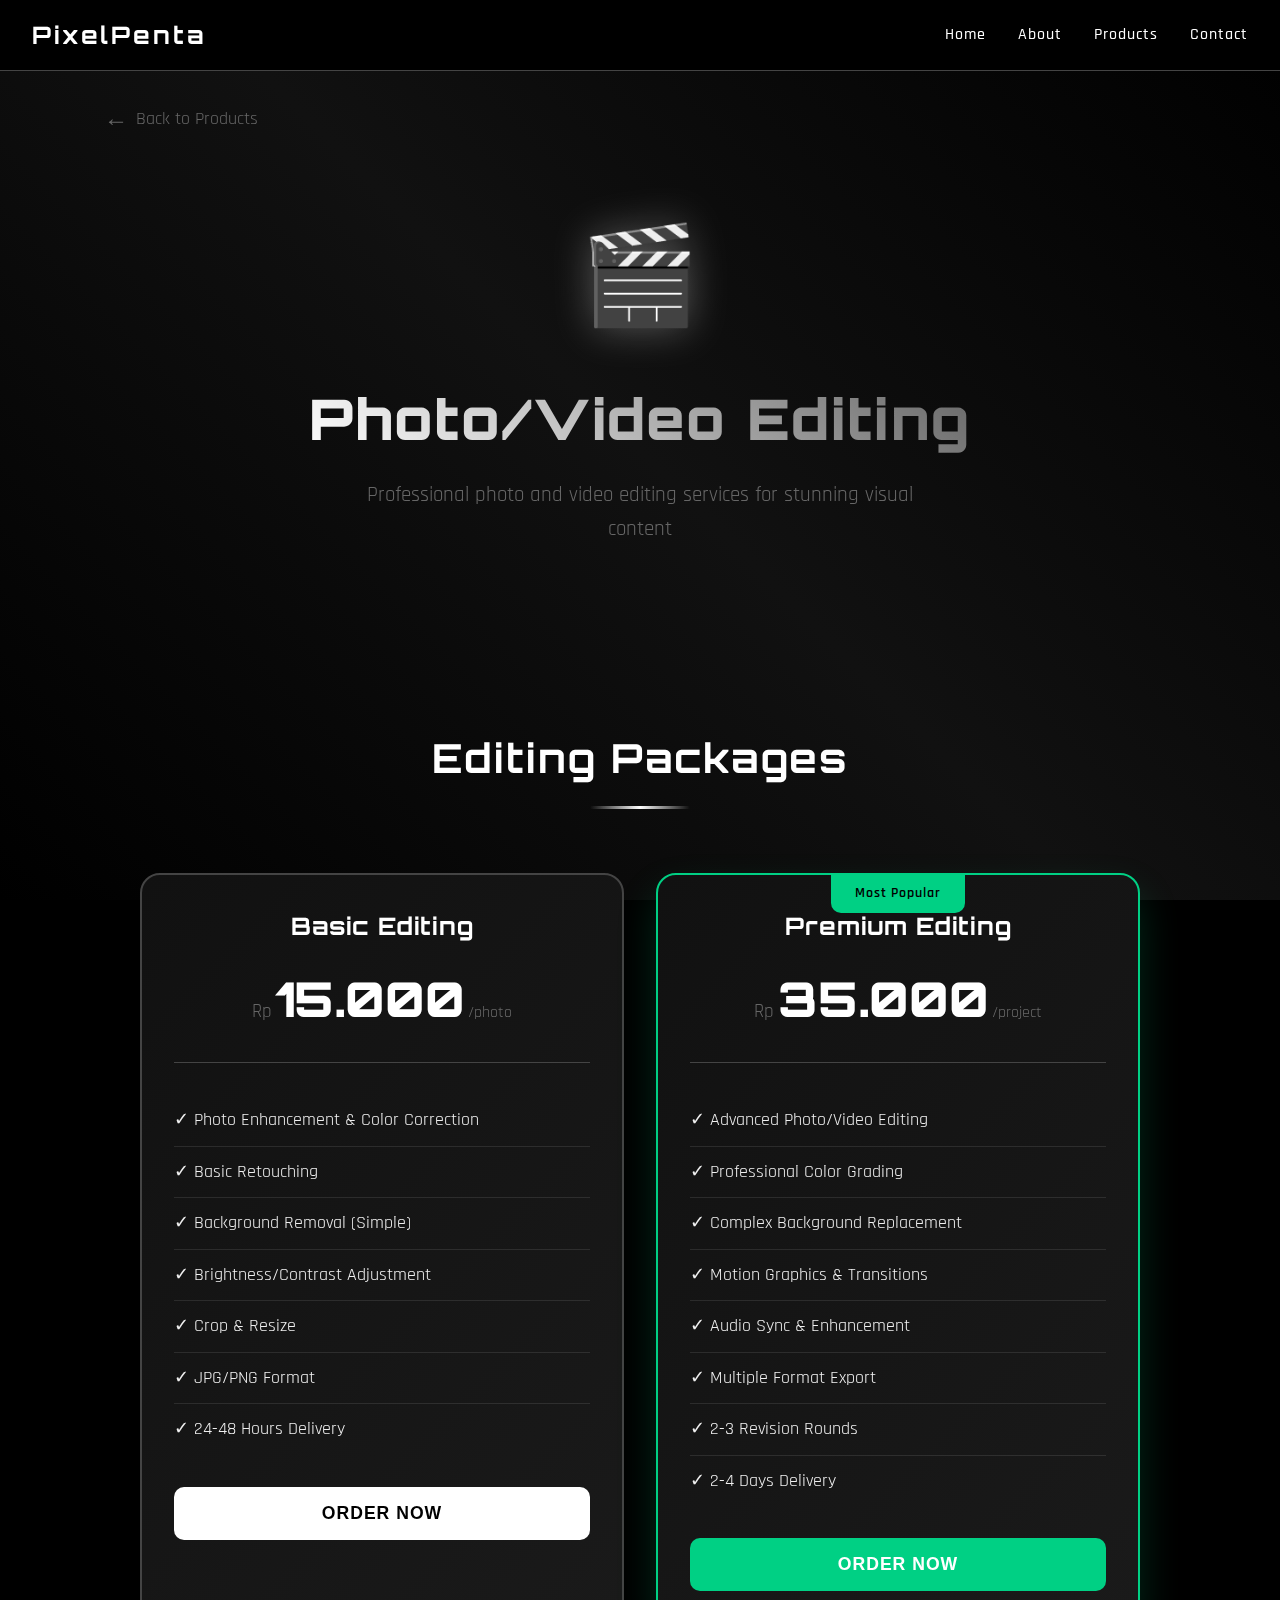
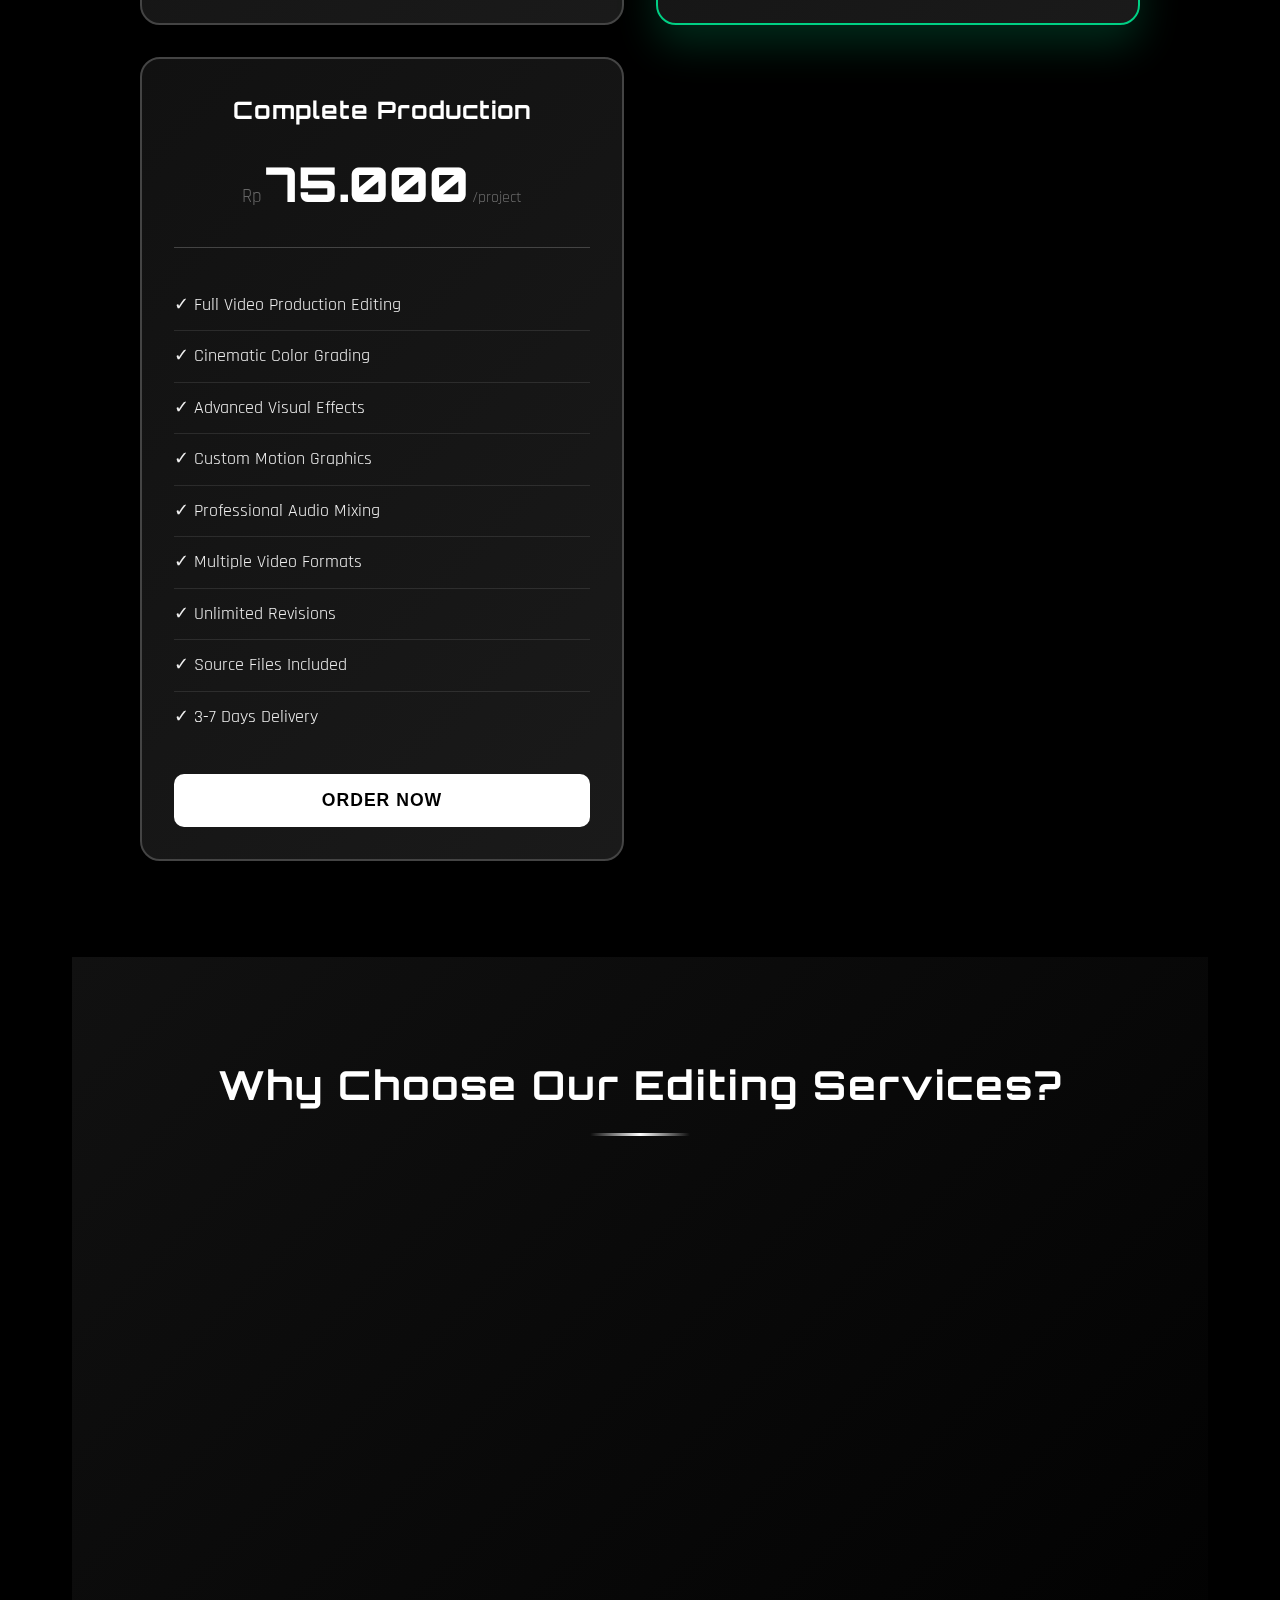
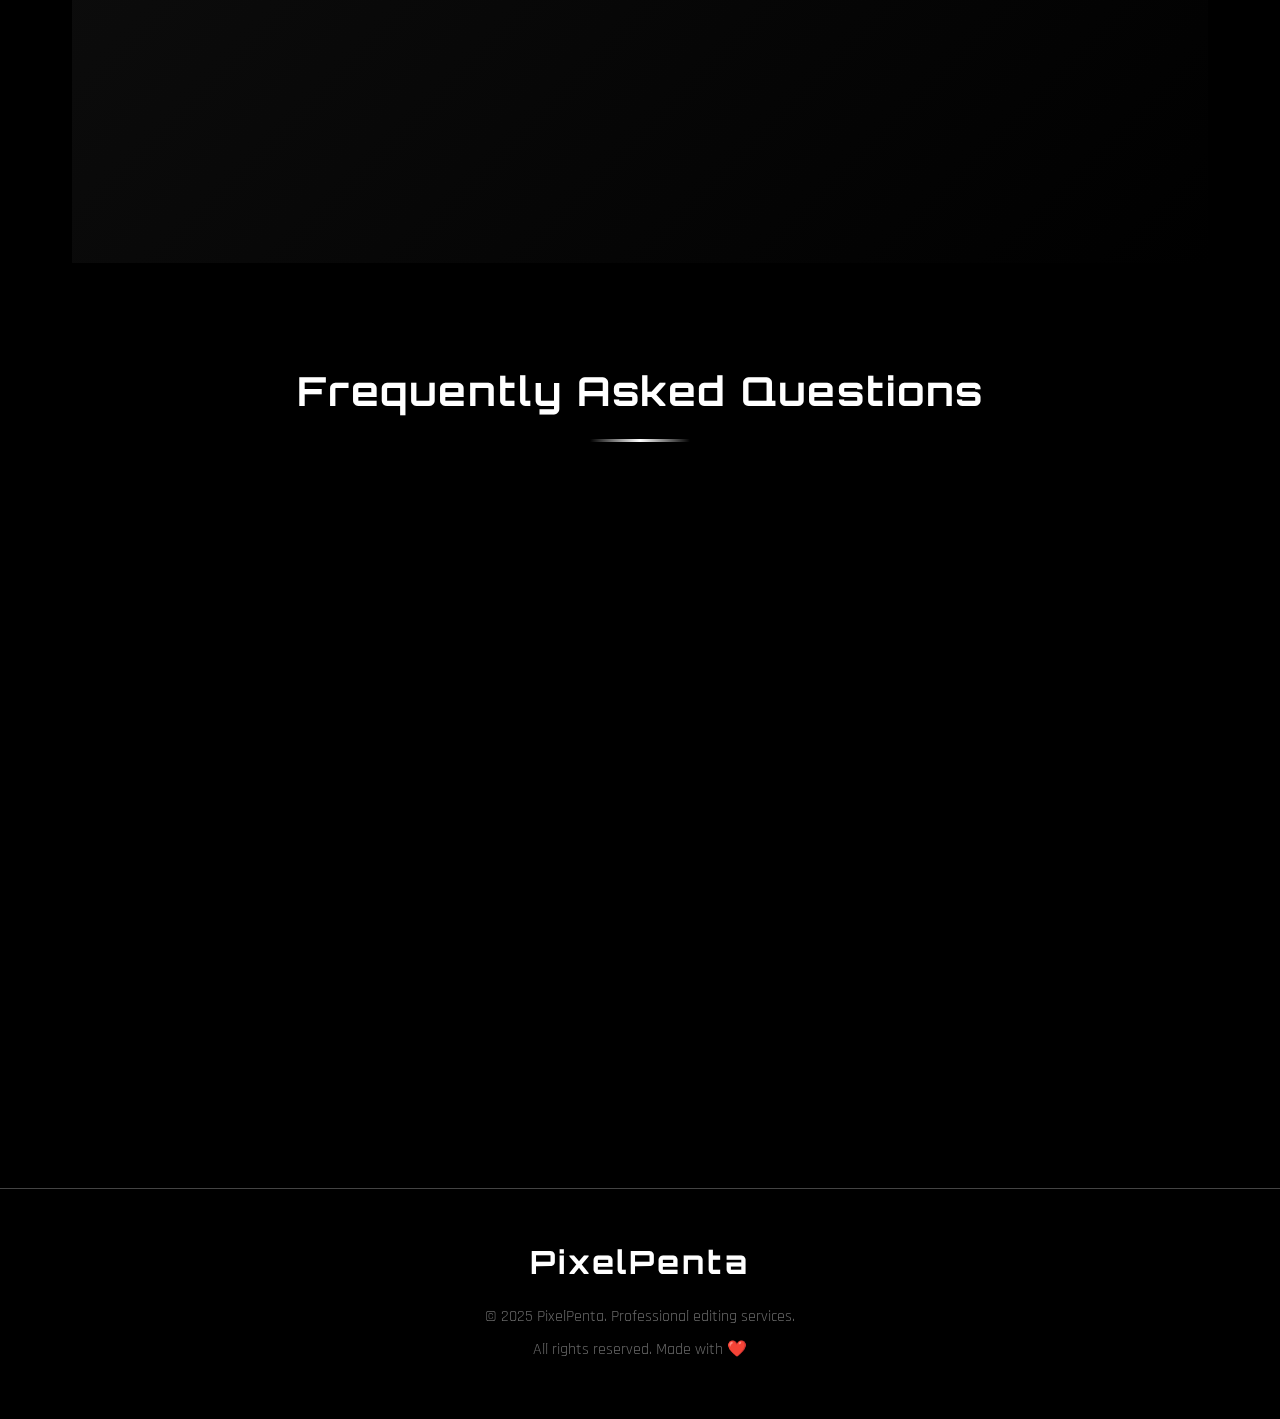
<file: Html/editing-pricing.html>
<!DOCTYPE html>
<html lang="id">
<head>
    <meta charset="UTF-8">
    <meta name="viewport" content="width=device-width, initial-scale=1.0">
    <title>Photo/Video Editing Services - PixelPenta</title>
    <link rel="stylesheet" href="/Css/pterodactyl-pricing.css">
    <link rel="preconnect" href="https://fonts.googleapis.com">
    <link rel="preconnect" href="https://fonts.gstatic.com" crossorigin>
    <link href="https://fonts.googleapis.com/css2?family=Orbitron:wght@400;700;900&family=Rajdhani:wght@300;400;500;600;700&display=swap" rel="stylesheet">
</head>
<body>
    <div id="particles-container"></div>

    <nav class="navbar">
        <div class="nav-brand">
            <a href="index.html">PixelPenta</a>
        </div>
        <div class="nav-menu">
            <a href="index.html" class="nav-link">Home</a>
            <a href="index.html#about" class="nav-link">About</a>
            <a href="index.html#products" class="nav-link">Products</a>
            <a href="index.html#contact" class="nav-link">Contact</a>
        </div>
        <div class="nav-toggle">
            <span></span>
            <span></span>
            <span></span>
        </div>
    </nav>

    <div class="container">
        <section class="hero-pricing">
            <div class="back-button">
                <a href="index.html#products" class="back-link">
                    <span class="back-arrow">←</span> Back to Products
                </a>
            </div>
            <div class="hero-content">
                <div class="product-hero">
                    <div class="product-icon">🎬</div>
                    <h1 class="product-title">Photo/Video Editing</h1>
                    <p class="product-description">Professional photo and video editing services for stunning visual content</p>
                </div>
            </div>
        </section>

        <section class="pricing-section">
            <div class="section-header">
                <h2 class="section-title">Editing Packages</h2>
                <div class="section-line"></div>
            </div>
            
            <div class="pricing-grid">
                <div class="pricing-card basic">
                    <div class="pricing-header">
                        <h3 class="plan-name">Basic Editing</h3>
                        <div class="plan-price">
                            <span class="currency">Rp</span>
                            <span class="price">15.000</span>
                            <span class="period">/photo</span>
                        </div>
                    </div>
                    <div class="pricing-features">
                        <ul>
                            <li>✓ Photo Enhancement & Color Correction</li>
                            <li>✓ Basic Retouching</li>
                            <li>✓ Background Removal (Simple)</li>
                            <li>✓ Brightness/Contrast Adjustment</li>
                            <li>✓ Crop & Resize</li>
                            <li>✓ JPG/PNG Format</li>
                            <li>✓ 24-48 Hours Delivery</li>
                        </ul>
                    </div>
                    <button class="order-btn" onclick="openOrderModal('basic')">Order Now</button>
                </div>

                <div class="pricing-card premium featured">
                    <div class="featured-badge">Most Popular</div>
                    <div class="pricing-header">
                        <h3 class="plan-name">Premium Editing</h3>
                        <div class="plan-price">
                            <span class="currency">Rp</span>
                            <span class="price">35.000</span>
                            <span class="period">/project</span>
                        </div>
                    </div>
                    <div class="pricing-features">
                        <ul>
                            <li>✓ Advanced Photo/Video Editing</li>
                            <li>✓ Professional Color Grading</li>
                            <li>✓ Complex Background Replacement</li>
                            <li>✓ Motion Graphics & Transitions</li>
                            <li>✓ Audio Sync & Enhancement</li>
                            <li>✓ Multiple Format Export</li>
                            <li>✓ 2-3 Revision Rounds</li>
                            <li>✓ 2-4 Days Delivery</li>
                        </ul>
                    </div>
                    <button class="order-btn" onclick="openOrderModal('premium')">Order Now</button>
                </div>

                <div class="pricing-card pro">
                    <div class="pricing-header">
                        <h3 class="plan-name">Complete Production</h3>
                        <div class="plan-price">
                            <span class="currency">Rp</span>
                            <span class="price">75.000</span>
                            <span class="period">/project</span>
                        </div>
                    </div>
                    <div class="pricing-features">
                        <ul>
                            <li>✓ Full Video Production Editing</li>
                            <li>✓ Cinematic Color Grading</li>
                            <li>✓ Advanced Visual Effects</li>
                            <li>✓ Custom Motion Graphics</li>
                            <li>✓ Professional Audio Mixing</li>
                            <li>✓ Multiple Video Formats</li>
                            <li>✓ Unlimited Revisions</li>
                            <li>✓ Source Files Included</li>
                            <li>✓ 3-7 Days Delivery</li>
                        </ul>
                    </div>
                    <button class="order-btn" onclick="openOrderModal('pro')">Order Now</button>
                </div>
            </div>
        </section>

        <section class="features-section">
            <div class="section-header">
                <h2 class="section-title">Why Choose Our Editing Services?</h2>
                <div class="section-line"></div>
            </div>
            
            <div class="features-grid">
                <div class="feature-item">
                    <div class="feature-icon">🎯</div>
                    <h3>Professional Quality</h3>
                    <p>Industry-standard editing using Adobe Premiere Pro, After Effects, and Photoshop</p>
                </div>
                <div class="feature-item">
                    <div class="feature-icon">🎨</div>
                    <h3>Creative Vision</h3>
                    <p>Bringing your ideas to life with artistic flair and technical expertise</p>
                </div>
                <div class="feature-item">
                    <div class="feature-icon">⚡</div>
                    <h3>Fast Turnaround</h3>
                    <p>Quick delivery without compromising on quality and attention to detail</p>
                </div>
                <div class="feature-item">
                    <div class="feature-icon">🔄</div>
                    <h3>Revision Support</h3>
                    <p>Multiple revision rounds to ensure the final result meets your expectations</p>
                </div>
                <div class="feature-item">
                    <div class="feature-icon">📱</div>
                    <h3>Multi-Platform Ready</h3>
                    <p>Optimized for social media, YouTube, Instagram, and other platforms</p>
                </div>
                <div class="feature-item">
                    <div class="feature-icon">🎵</div>
                    <h3>Audio Enhancement</h3>
                    <p>Professional audio editing, mixing, and background music integration</p>
                </div>
            </div>
        </section>

        <section class="faq-section">
            <div class="section-header">
                <h2 class="section-title">Frequently Asked Questions</h2>
                <div class="section-line"></div>
            </div>
            
            <div class="faq-container">
                <div class="faq-item">
                    <div class="faq-question" onclick="toggleFAQ(this)">
                        <h3>What types of editing do you offer?</h3>
                        <span class="faq-toggle">+</span>
                    </div>
                    <div class="faq-answer">
                        <p>We offer comprehensive photo and video editing services including color correction, retouching, background removal, motion graphics, visual effects, audio editing, and complete video production editing.</p>
                    </div>
                </div>
                
                <div class="faq-item">
                    <div class="faq-question" onclick="toggleFAQ(this)">
                        <h3>What file formats do you accept?</h3>
                        <span class="faq-toggle">+</span>
                    </div>
                    <div class="faq-answer">
                        <p>We accept most common formats including JPG, PNG, RAW, MP4, MOV, AVI, and more. If you have a specific format, just let us know and we'll accommodate it.</p>
                    </div>
                </div>
                
                <div class="faq-item">
                    <div class="faq-question" onclick="toggleFAQ(this)">
                        <h3>How long does editing take?</h3>
                        <span class="faq-toggle">+</span>
                    </div>
                    <div class="faq-answer">
                        <p>Delivery times vary by complexity: Basic photo editing takes 24-48 hours, Premium projects 2-4 days, and Complete production 3-7 days. Rush orders available for additional fee.</p>
                    </div>
                </div>
                
                <div class="faq-item">
                    <div class="faq-question" onclick="toggleFAQ(this)">
                        <h3>Can I request specific styles or effects?</h3>
                        <span class="faq-toggle">+</span>
                    </div>
                    <div class="faq-answer">
                        <p>Absolutely! We encourage you to share references, mood boards, or specific style preferences. Our goal is to match your creative vision perfectly.</p>
                    </div>
                </div>

                <div class="faq-item">
                    <div class="faq-question" onclick="toggleFAQ(this)">
                        <h3>Do you provide raw/source files?</h3>
                        <span class="faq-toggle">+</span>
                    </div>
                    <div class="faq-answer">
                        <p>Source files are included with our Complete Production package. For other packages, source files can be provided for an additional fee upon request.</p>
                    </div>
                </div>
            </div>
        </section>
    </div>

    <!-- Order Modal -->
    <div id="orderModal" class="modal">
        <div class="modal-content">
            <div class="modal-header">
                <h2>Order Editing Service</h2>
                <span class="close-modal" onclick="closeOrderModal()">&times;</span>
            </div>
            <div class="modal-body">
                <form id="orderForm">
                    <div class="form-group">
                        <label>Selected Package:</label>
                        <input type="text" id="selectedPlan" readonly>
                    </div>
                    <div class="form-group">
                        <label for="customerName">Nama Lengkap *</label>
                        <input type="text" id="customerName" required>
                    </div>
                    <div class="form-group">
                        <label for="customerEmail">Email *</label>
                        <input type="email" id="customerEmail" required>
                    </div>
                    <div class="form-group">
                        <label for="customerPhone">Nomor WhatsApp *</label>
                        <input type="tel" id="customerPhone" required>
                    </div>
                    <div class="form-group">
                        <label for="projectType">Jenis Project</label>
                        <select id="projectType">
                            <option value="photo">Photo Editing</option>
                            <option value="video">Video Editing</option>
                            <option value="both">Photo & Video</option>
                        </select>
                    </div>
                    <div class="form-group">
                        <label for="editingStyle">Style/Genre</label>
                        <select id="editingStyle">
                            <option value="natural">Natural/Realistic</option>
                            <option value="cinematic">Cinematic</option>
                            <option value="vintage">Vintage/Retro</option>
                            <option value="modern">Modern/Clean</option>
                            <option value="artistic">Artistic/Creative</option>
                            <option value="commercial">Commercial/Corporate</option>
                            <option value="other">Lainnya</option>
                        </select>
                    </div>
                    <div class="form-group">
                        <label for="projectDetails">Detail Project</label>
                        <textarea id="projectDetails" rows="4" placeholder="Jelaskan project Anda: jumlah foto/durasi video, style yang diinginkan, penggunaan akhir, dll..."></textarea>
                    </div>
                    <div class="form-group">
                        <label for="referenceLinks">Link Referensi (Opsional)</label>
                        <input type="url" id="referenceLinks" placeholder="https://example.com/reference">
                    </div>
                    <div class="form-group">
                        <label for="deadline">Deadline (Opsional)</label>
                        <input type="date" id="deadline">
                    </div>
                    <div class="form-group">
                        <label for="additionalNotes">Catatan Tambahan</label>
                        <textarea id="additionalNotes" rows="3" placeholder="Permintaan khusus, format output yang diinginkan, atau informasi lainnya..."></textarea>
                    </div>
                    <div class="form-actions">
                        <button type="button" class="cancel-btn" onclick="closeOrderModal()">Cancel</button>
                        <button type="submit" class="submit-btn">Order via WhatsApp</button>
                    </div>
                </form>
            </div>
        </div>
    </div>

    <footer class="footer">
        <div class="footer-content">
            <div class="footer-brand">PixelPenta</div>
            <div class="footer-text">
                <p>&copy; 2025 PixelPenta. Professional editing services.</p>
                <p>All rights reserved. Made with ❤️</p>
            </div>
        </div>
    </footer>

    <script src="/Js/pterodactyl-pricing.js"></script>
</body>
</html>
</file>
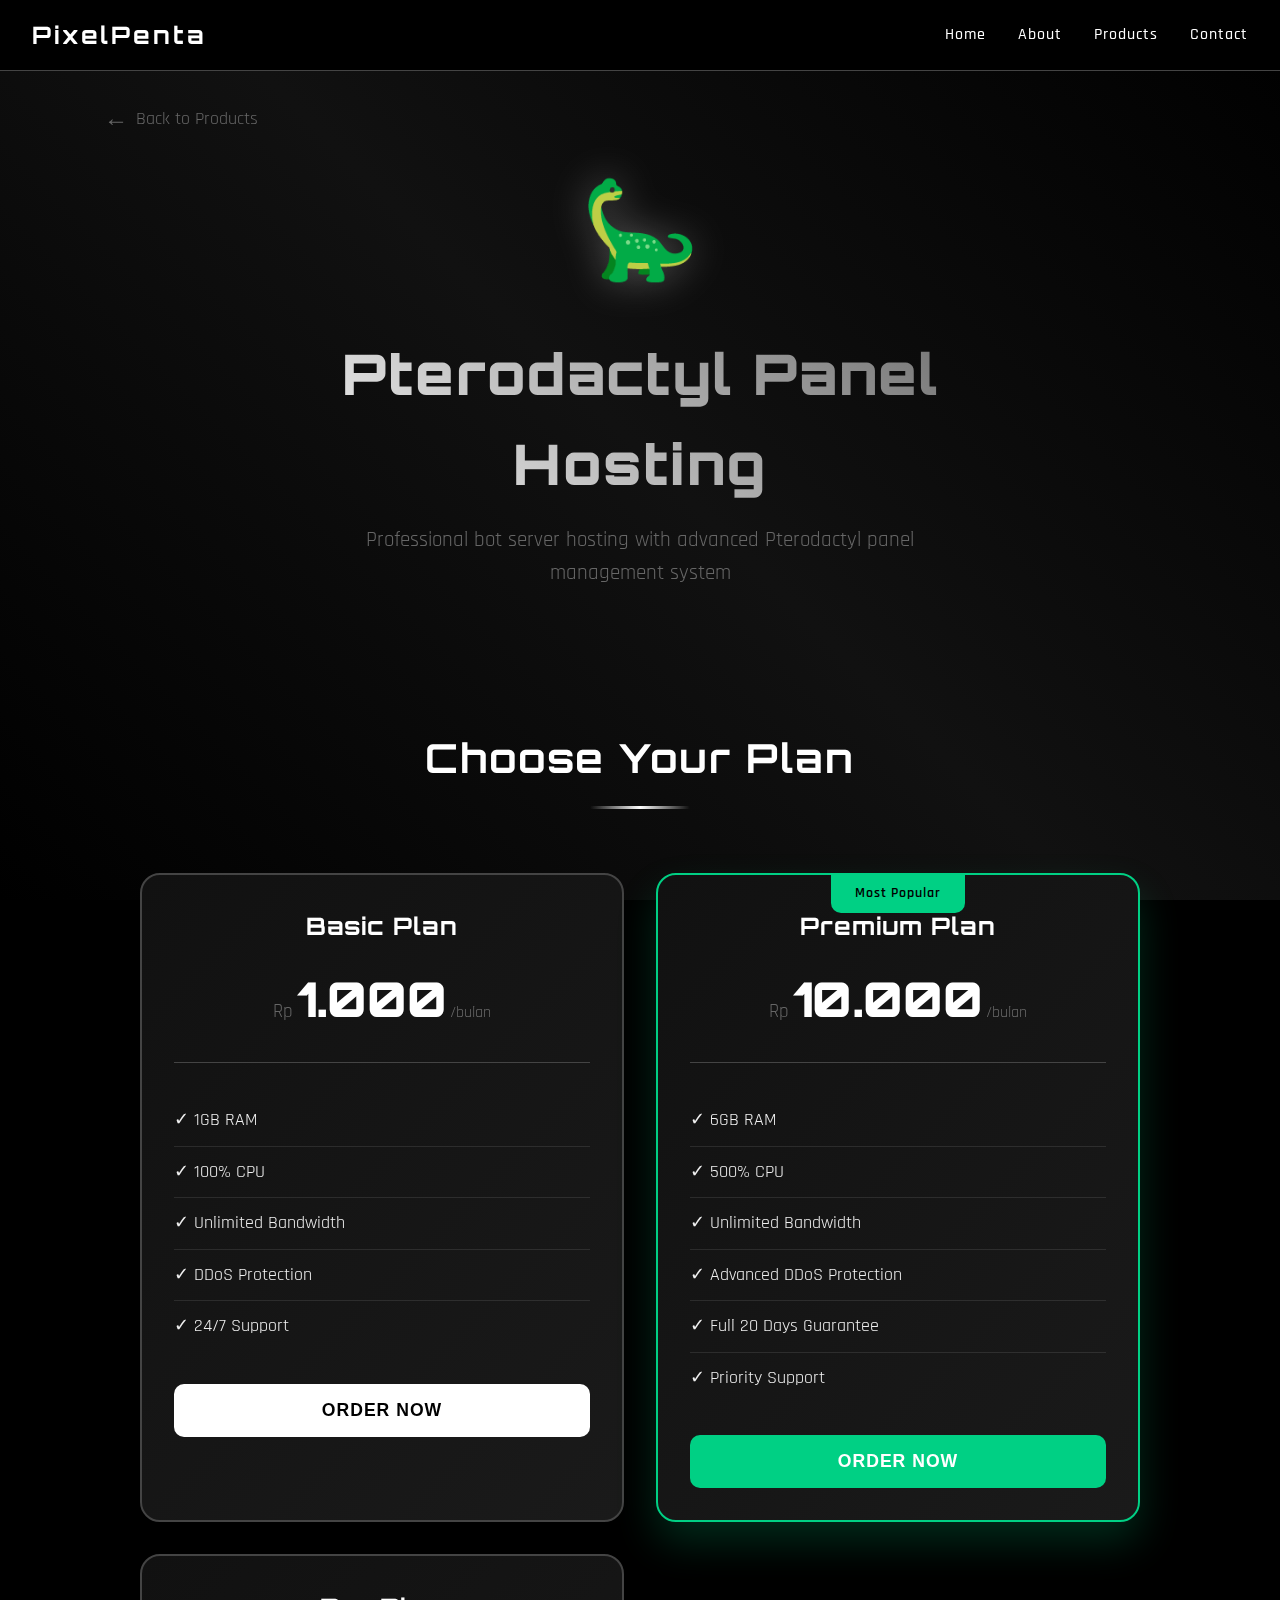
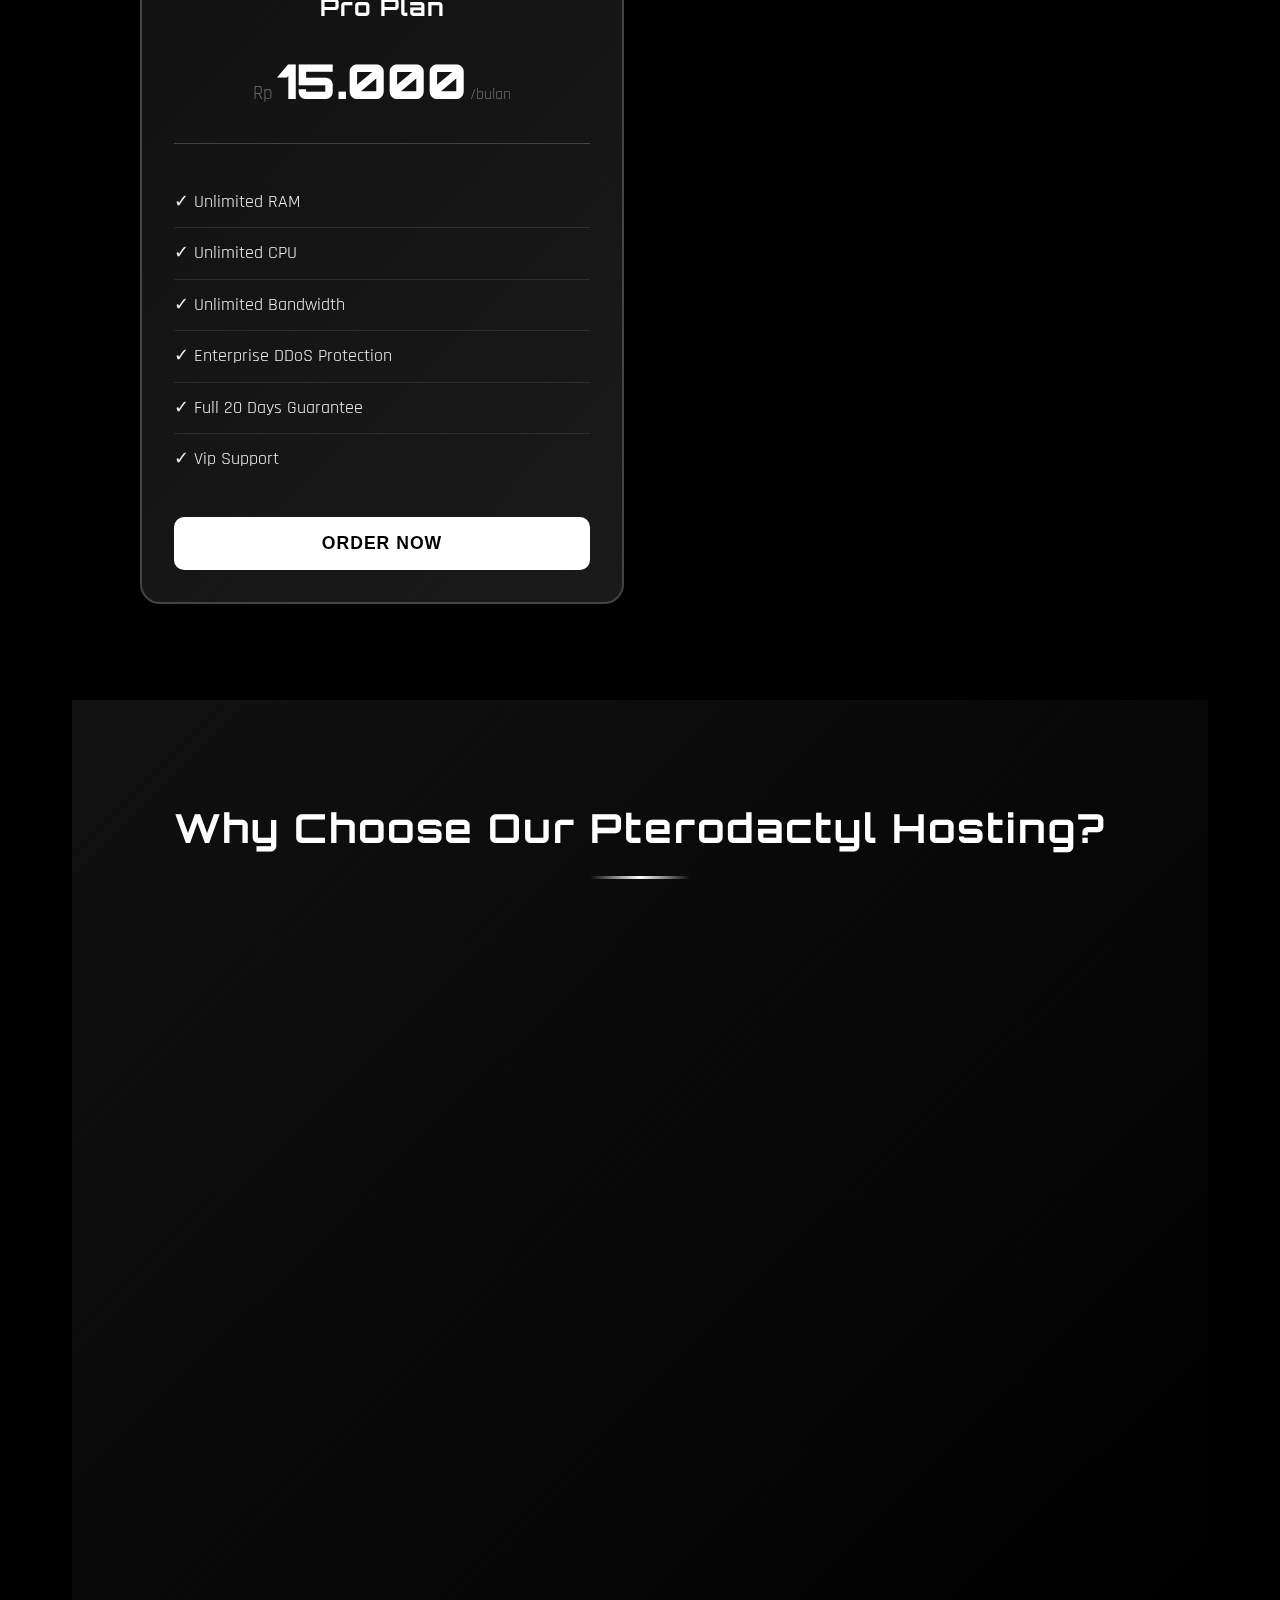
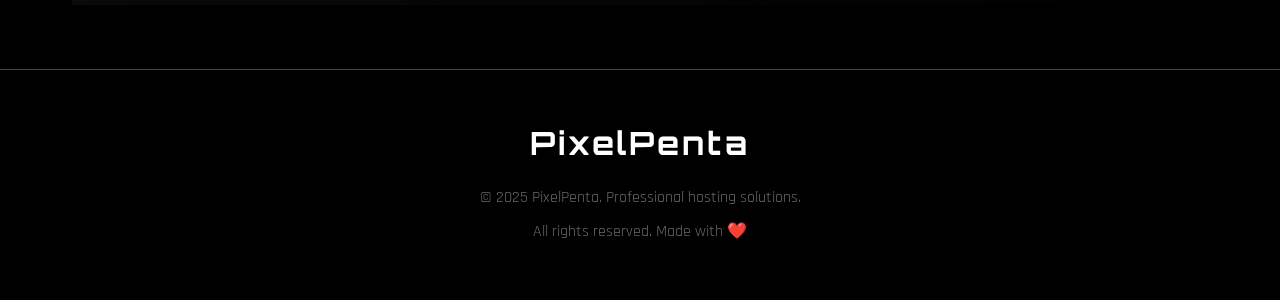
<file: Html/pterodactyl-pricing.html>
<!DOCTYPE html>
<html lang="id">
<head>
    <meta charset="UTF-8">
    <meta name="viewport" content="width=device-width, initial-scale=1.0">
    <title>Pterodactyl Panel Hosting - PixelPenta</title>
    <link rel="stylesheet" href="/Css/pterodactyl-pricing.css">
    <link rel="preconnect" href="https://fonts.googleapis.com">
    <link rel="preconnect" href="https://fonts.gstatic.com" crossorigin>
    <link href="https://fonts.googleapis.com/css2?family=Orbitron:wght@400;700;900&family=Rajdhani:wght@300;400;500;600;700&display=swap" rel="stylesheet">
</head>
<body>
    <div id="particles-container"></div>

    <nav class="navbar">
        <div class="nav-brand">
            <a href="../index.html">PixelPenta</a>
        </div>
        <div class="nav-menu">
            <a href="../index.html" class="nav-link">Home</a>
            <a href="../index.html#about" class="nav-link">About</a>
            <a href="../index.html#products" class="nav-link">Products</a>
            <a href="../index.html#contact" class="nav-link">Contact</a>
        </div>
        <div class="nav-toggle">
            <span></span>
            <span></span>
            <span></span>
        </div>
    </nav>

    <div class="container">
        <section class="hero-pricing">
            <div class="back-button">
                <a href="../index.html#products" class="back-link">
                    <span class="back-arrow">←</span> Back to Products
                </a>
            </div>
            <div class="hero-content">
                <div class="product-hero">
                    <div class="product-icon">🦕</div>
                    <h1 class="product-title">Pterodactyl Panel Hosting</h1>
                    <p class="product-description">Professional bot server hosting with advanced Pterodactyl panel management system</p>
                </div>
            </div>
        </section>

        <section class="pricing-section">
            <div class="section-header">
                <h2 class="section-title">Choose Your Plan</h2>
                <div class="section-line"></div>
            </div>
            
            <div class="pricing-grid">
                <div class="pricing-card basic">
                    <div class="pricing-header">
                        <h3 class="plan-name">Basic Plan</h3>
                        <div class="plan-price">
                            <span class="currency">Rp</span>
                            <span class="price">1.000</span>
                            <span class="period">/bulan</span>
                        </div>
                    </div>
                    <div class="pricing-features">
                        <ul>
                            <li>✓ 1GB RAM</li>
                            <li>✓ 100% CPU</li>
                            <li>✓ Unlimited Bandwidth</li>
                            <li>✓ DDoS Protection</li>
                            <li>✓ 24/7 Support</li>
                        </ul>
                    </div>
                    <button class="order-btn" onclick="openOrderModal('basic')">Order Now</button>
                </div>

                <div class="pricing-card premium featured">
                    <div class="featured-badge">Most Popular</div>
                    <div class="pricing-header">
                        <h3 class="plan-name">Premium Plan</h3>
                        <div class="plan-price">
                            <span class="currency">Rp</span>
                            <span class="price">10.000</span>
                            <span class="period">/bulan</span>
                        </div>
                    </div>
                    <div class="pricing-features">
                        <ul>
                            <li>✓ 6GB RAM</li>
                            <li>✓ 500% CPU</li>
                            <li>✓ Unlimited Bandwidth</li>
                            <li>✓ Advanced DDoS Protection</li>
                            <li>✓ Full 20 Days Guarantee</li>
                            <li>✓ Priority Support</li>

                        </ul>
                    </div>
                    <button class="order-btn" onclick="openOrderModal('premium')">Order Now</button>
                </div>

                <div class="pricing-card pro">
                    <div class="pricing-header">
                        <h3 class="plan-name">Pro Plan</h3>
                        <div class="plan-price">
                            <span class="currency">Rp</span>
                            <span class="price">15.000</span>
                            <span class="period">/bulan</span>
                        </div>
                    </div>
                    <div class="pricing-features">
                        <ul>
                            <li>✓ Unlimited RAM</li>
                            <li>✓ Unlimited CPU</li>
                            <li>✓ Unlimited Bandwidth</li>
                            <li>✓ Enterprise DDoS Protection</li>
                            <li>✓ Full 20 Days Guarantee</li>
                            <li>✓ Vip Support</li>
                        </ul>
                    </div>
                    <button class="order-btn" onclick="openOrderModal('pro')">Order Now</button>
                </div>
            </div>
        </section>

        <section class="features-section">
            <div class="section-header">
                <h2 class="section-title">Why Choose Our Pterodactyl Hosting?</h2>
                <div class="section-line"></div>
            </div>
            
            <div class="features-grid">
                <div class="feature-item">
                    <div class="feature-icon">⚡</div>
                    <h3>High Performance</h3>
                    <p>Latest generation hardware for lightning-fast performance</p>
                </div>
                <div class="feature-item">
                    <div class="feature-icon">🛡️</div>
                    <h3>DDoS Protection</h3>
                    <p>Advanced DDoS protection to keep your server online 24/7</p>
                </div>
                <div class="feature-item">
                    <div class="feature-icon">🔧</div>
                    <h3>Easy Management</h3>
                    <p>User-friendly Pterodactyl panel for complete server control</p>
                </div>
                <div class="feature-item">
                    <div class="feature-icon">💬</div>
                    <h3>24/7 Support</h3>
                    <p>Expert technical support available round the clock via Telegram and WhatsApp</p>
                </div>
                <div class="feature-item">
                    <div class="feature-icon">🌍</div>
                    <h3>Global Network</h3>
                    <p>Multiple datacenter locations for optimal performance worldwide</p>
                </div>
            </div>
        </section>
    </div>

    <!-- Order Modal -->
    <div id="orderModal" class="modal">
        <div class="modal-content">
            <div class="modal-header">
                <h2>Order Pterodactyl Hosting</h2>
                <span class="close-modal" onclick="closeOrderModal()">&times;</span>
            </div>
            <div class="modal-body">
                <form id="orderForm">
                    <div class="form-group">
                        <label>Selected Plan:</label>
                        <input type="text" id="selectedPlan" readonly>
                    </div>
                    <div class="form-group">
                        <label for="customerName">Nama Lengkap *</label>
                        <input type="text" id="customerName" required>
                    </div>
                    <div class="form-group">
                        <label for="customerEmail">Email *</label>
                        <input type="email" id="customerEmail" required>
                    </div>
                    <div class="form-group">
                        <label for="customerPhone">Nomor WhatsApp *</label>
                        <input type="tel" id="customerPhone" required>
                    </div>
                    <div class="form-group">
                        <label for="serverName">Nama Server</label>
                        <input type="text" id="serverName" placeholder="Contoh: PixelPenta Server">
                    </div>
                    <div class="form-group">
                        <label for="additionalNotes">Catatan Tambahan</label>
                        <textarea id="additionalNotes" rows="3" placeholder="Permintaan khusus atau informasi tambahan..."></textarea>
                    </div>
                    <div class="form-actions">
                        <button type="button" class="cancel-btn" onclick="closeOrderModal()">Cancel</button>
                        <button type="submit" class="submit-btn">Order via WhatsApp</button>
                    </div>
                </form>
            </div>
        </div>
    </div>

    <footer class="footer">
        <div class="footer-content">
            <div class="footer-brand">PixelPenta</div>
            <div class="footer-text">
                <p>&copy; 2025 PixelPenta. Professional hosting solutions.</p>
                <p>All rights reserved. Made with ❤️</p>
            </div>
        </div>
    </footer>

    <script src="/Js/pterodactyl-pricing.js"></script>
</body>
</html>
</file>
<file: style.css>
* {
    margin: 0;
    padding: 0;
    box-sizing: border-box;
}

:root {
    --primary-black: #000000;
    --secondary-black: #111111;
    --tertiary-black: #1a1a1a;
    --primary-white: #ffffff;
    --secondary-white: #f0f0f0;
    --accent-gray: #333333;
    --light-gray: #666666;
    --border-gray: #444444;
    --glow-white: rgba(255, 255, 255, 0.8);
    --glow-soft: rgba(255, 255, 255, 0.1);
}

html {
    scroll-behavior: smooth;
}

body {
    font-family: 'Rajdhani', sans-serif;
    background: var(--primary-black);
    color: var(--primary-white);
    line-height: 1.6;
    overflow-x: hidden;
    cursor: none;
}

body::before {
    content: '';
    position: fixed;
    top: 0;
    left: 0;
    width: 20px;
    height: 20px;
    background: radial-gradient(circle, var(--primary-white) 2px, transparent 2px);
    border-radius: 50%;
    pointer-events: none;
    z-index: 10000;
    transition: transform 0.1s ease;
    mix-blend-mode: difference;
}

#particles-container {
    position: fixed;
    top: 0;
    left: 0;
    width: 100%;
    height: 100%;
    z-index: -1;
    background: linear-gradient(45deg, #000000 0%, #111111 50%, #000000 100%);
}

.particle {
    position: absolute;
    background: var(--primary-white);
    border-radius: 50%;
    opacity: 0.1;
    animation: float 20s infinite linear;
}

@keyframes float {
    0% {
        transform: translateY(100vh) rotate(0deg);
        opacity: 0;
    }
    10% {
        opacity: 0.1;
    }
    90% {
        opacity: 0.1;
    }
    100% {
        transform: translateY(-100px) rotate(360deg);
        opacity: 0;
    }
}

#loading-screen {
    position: fixed;
    top: 0;
    left: 0;
    width: 100%;
    height: 100%;
    background: var(--primary-black);
    display: flex;
    align-items: center;
    justify-content: center;
    z-index: 9999;
    transition: opacity 0.5s ease, visibility 0.5s ease;
}

.loading-content {
    text-align: center;
}

.loading-logo {
    font-family: 'Orbitron', monospace;
    font-size: 4rem;
    font-weight: 900;
    letter-spacing: 8px;
    margin-bottom: 2rem;
    background: linear-gradient(45deg, var(--primary-white), #888);
    background-clip: text;
    -webkit-background-clip: text;
    -webkit-text-fill-color: transparent;
    animation: pulse 2s infinite;
}

.loading-bar {
    width: 300px;
    height: 4px;
    background: var(--accent-gray);
    border-radius: 2px;
    overflow: hidden;
    margin: 0 auto 1rem;
}

.loading-progress {
    height: 100%;
    background: linear-gradient(90deg, var(--primary-white), #888);
    width: 0%;
    animation: loadProgress 3s ease-in-out;
}

.loading-text {
    font-size: 1.2rem;
    color: var(--light-gray);
    letter-spacing: 2px;
}

@keyframes pulse {
    0%, 100% { opacity: 1; }
    50% { opacity: 0.5; }
}

@keyframes loadProgress {
    0% { width: 0%; }
    100% { width: 100%; }
}

.navbar {
    position: fixed;
    top: 0;
    left: 0;
    width: 100%;
    padding: 1rem 2rem;
    background: rgba(0, 0, 0, 0.9);
    backdrop-filter: blur(10px);
    border-bottom: 1px solid var(--border-gray);
    z-index: 1000;
    transition: all 0.3s ease;
    display: flex;
    justify-content: space-between;
    align-items: center;
}

.navbar.scrolled {
    background: rgba(0, 0, 0, 0.95);
    box-shadow: 0 2px 20px rgba(0, 0, 0, 0.5);
}

.nav-brand {
    font-family: 'Orbitron', monospace;
    font-size: 1.5rem;
    font-weight: 700;
    letter-spacing: 3px;
}

.nav-menu {
    display: flex;
    gap: 2rem;
}

.nav-link {
    color: var(--primary-white);
    text-decoration: none;
    font-weight: 500;
    letter-spacing: 1px;
    position: relative;
    transition: all 0.3s ease;
}

.nav-link::after {
    content: '';
    position: absolute;
    bottom: -5px;
    left: 0;
    width: 0;
    height: 2px;
    background: var(--primary-white);
    transition: width 0.3s ease;
}

.nav-link:hover::after,
.nav-link.active::after {
    width: 100%;
}

.nav-toggle {
    display: none;
    flex-direction: column;
    cursor: pointer;
}

.nav-toggle span {
    width: 25px;
    height: 3px;
    background: var(--primary-white);
    margin: 3px 0;
    transition: 0.3s;
}

.container {
    max-width: 1200px;
    margin: 0 auto;
    padding: 0 2rem;
}

.hero-section {
    min-height: 100vh;
    display: flex;
    flex-direction: column;
    justify-content: center;
    align-items: center;
    position: relative;
    padding-top: 80px;
}

.hero-content {
    display: grid;
    grid-template-columns: 1fr 1fr;
    gap: 4rem;
    align-items: center;
    width: 100%;
    max-width: 1000px;
}

.profile-container {
    display: flex;
    justify-content: center;
    align-items: center;
}

.profile-ring {
    position: relative;
    width: 300px;
    height: 300px;
    border-radius: 50%;
    background: conic-gradient(from 0deg, var(--primary-white), transparent, var(--primary-white));
    padding: 4px;
    animation: rotate 10s linear infinite;
}

.profile-image-wrapper {
    width: 100%;
    height: 100%;
    border-radius: 50%;
    overflow: hidden;
    position: relative;
    background: var(--primary-black);
}

.profile-image {
    width: 100%;
    height: 100%;
    object-fit: cover;
    filter: grayscale(100%) contrast(1.2);
    transition: filter 0.5s ease;
}

.profile-overlay {
    position: absolute;
    top: 0;
    left: 0;
    width: 100%;
    height: 100%;
    background: radial-gradient(circle at center, transparent 40%, rgba(0, 0, 0, 0.8) 100%);
    opacity: 0;
    transition: opacity 0.5s ease;
}

.profile-ring:hover .profile-image {
    filter: grayscale(0%) contrast(1);
}

.profile-ring:hover .profile-overlay {
    opacity: 1;
}

@keyframes rotate {
    from { transform: rotate(0deg); }
    to { transform: rotate(360deg); }
}

.hero-text {
    text-align: left;
}

.hero-title {
    font-family: 'Orbitron', monospace;
    font-size: 4rem;
    font-weight: 900;
    line-height: 0.9;
    margin-bottom: 1rem;
    overflow: hidden;
}

.title-line {
    display: block;
    transform: translateY(100%);
    animation: slideUp 1s ease 0.5s forwards;
}

.title-line:nth-child(2) {
    animation-delay: 0.7s;
}

@keyframes slideUp {
    to {
        transform: translateY(0);
    }
}

.hero-subtitle {
    font-size: 1.3rem;
    color: var(--light-gray);
    margin-bottom: 3rem;
    letter-spacing: 1px;
    opacity: 0;
    animation: fadeInUp 1s ease 1s forwards;
}

.hero-stats {
    display: flex;
    gap: 3rem;
    opacity: 0;
    animation: fadeInUp 1s ease 1.2s forwards;
}

.stat-item {
    text-align: center;
}

.stat-number {
    display: block;
    font-family: 'Orbitron', monospace;
    font-size: 2.5rem;
    font-weight: 700;
    color: var(--primary-white);
}

.stat-label {
    font-size: 0.9rem;
    color: var(--light-gray);
    letter-spacing: 1px;
    text-transform: uppercase;
}

.scroll-indicator {
    position: absolute;
    bottom: 2rem;
    left: 50%;
    transform: translateX(-50%);
    text-align: center;
    color: var(--light-gray);
    animation: bounce 2s infinite;
}

.scroll-arrow {
    width: 2px;
    height: 30px;
    background: var(--primary-white);
    margin: 0 auto 0.5rem;
    position: relative;
}

.scroll-arrow::after {
    content: '';
    position: absolute;
    bottom: 0;
    left: -3px;
    width: 8px;
    height: 8px;
    border-right: 2px solid var(--primary-white);
    border-bottom: 2px solid var(--primary-white);
    transform: rotate(45deg);
}

@keyframes bounce {
    0%, 20%, 50%, 80%, 100% {
        transform: translateX(-50%) translateY(0);
    }
    40% {
        transform: translateX(-50%) translateY(-10px);
    }
    60% {
        transform: translateX(-50%) translateY(-5px);
    }
}

section {
    padding: 6rem 0;
    position: relative;
}

.section-header {
    text-align: center;
    margin-bottom: 4rem;
}

.section-title {
    font-family: 'Orbitron', monospace;
    font-size: 3rem;
    font-weight: 700;
    margin-bottom: 1rem;
    letter-spacing: 2px;
}

.section-line {
    width: 100px;
    height: 3px;
    background: linear-gradient(90deg, transparent, var(--primary-white), transparent);
    margin: 0 auto;
}

.about-content {
    display: grid;
    grid-template-columns: 2fr 1fr;
    gap: 4rem;
    align-items: start;
}

.about-text {
    font-size: 1.1rem;
    line-height: 1.8;
}

.about-intro {
    font-size: 1.3rem;
    font-weight: 500;
    margin-bottom: 2rem;
    color: var(--secondary-white);
}

.about-text p {
    margin-bottom: 1.5rem;
    color: var(--light-gray);
}

.skills-container {
    display: flex;
    flex-direction: column;
    gap: 2rem;
}

.skill-item {
    padding: 1.5rem;
    background: linear-gradient(135deg, var(--secondary-black), var(--tertiary-black));
    border: 1px solid var(--border-gray);
    border-radius: 10px;
    transition: all 0.3s ease;
}

.skill-item:hover {
    transform: translateY(-5px);
    box-shadow: 0 10px 30px rgba(255, 255, 255, 0.1);
    border-color: var(--primary-white);
}

.skill-icon {
    font-size: 2rem;
    margin-bottom: 1rem;
}

.skill-item h3 {
    font-size: 1.2rem;
    margin-bottom: 0.5rem;
    font-weight: 600;
}

.skill-item p {
    color: var(--light-gray);
    font-size: 0.9rem;
}

.products-grid {
    display: grid;
    grid-template-columns: repeat(auto-fit, minmax(300px, 1fr));
    gap: 2rem;
    max-width: 1200px;
    margin: 0 auto;
}

.product-card {
    background: linear-gradient(135deg, var(--secondary-black), var(--tertiary-black));
    border: 1px solid var(--border-gray);
    border-radius: 15px;
    overflow: hidden;
    display: flex;
    flex-direction: column;
    transition: all 0.3s ease;
    opacity: 0;
    transform: translateY(30px);
    position: relative;
}

.product-card::before {
    content: '';
    position: absolute;
    top: 0;
    left: -100%;
    width: 100%;
    height: 100%;
    background: linear-gradient(90deg, transparent, rgba(255, 255, 255, 0.1), transparent);
    transition: left 0.5s ease;
    z-index: 1;
}

.product-card:hover::before {
    left: 100%;
}

.product-card.animate-in {
    opacity: 1;
    transform: translateY(0);
    transition: all 0.6s ease;
}

.product-card:hover {
    transform: translateY(-10px) scale(1.02);
    box-shadow: 0 20px 40px rgba(255, 255, 255, 0.15);
    border-color: var(--primary-white);
}

.product-image {
    width: 100%;
    height: 200px;
    object-fit: cover;
    border-bottom: 1px solid var(--border-gray);
    transition: all 0.3s ease;
}

.product-card:hover .product-image {
    filter: brightness(1.1) contrast(1.1);
}

.product-info {
    padding: 1.5rem;
    text-align: center;
    position: relative;
    z-index: 2;
    flex-grow: 1;
    display: flex;
    flex-direction: column;
    justify-content: space-between;
}

.product-info h3 {
    font-family: 'Orbitron', monospace;
    font-size: 1.3rem;
    margin-bottom: 0.8rem;
    font-weight: 600;
    letter-spacing: 1px;
}

.product-info p {
    color: var(--light-gray);
    font-size: 1rem;
    margin-bottom: 1.5rem;
    line-height: 1.6;
}

.product-price {
    display: block;
    font-family: 'Orbitron', monospace;
    font-size: 1.4rem;
    font-weight: bold;
    margin-bottom: 1.5rem;
    color: var(--primary-white);
    text-shadow: 0 0 10px rgba(255, 255, 255, 0.3);
}

.buy-btn {
    display: inline-block;
    padding: 0.8rem 2rem;
    background: var(--primary-white);
    color: var(--primary-black);
    border-radius: 8px;
    text-decoration: none;
    font-weight: bold;
    font-size: 1rem;
    transition: all 0.3s ease;
    border: 2px solid var(--primary-white);
    letter-spacing: 1px;
    text-transform: uppercase;
}

.buy-btn:hover {
    background: transparent;
    color: var(--primary-white);
    box-shadow: 0 0 20px rgba(255, 255, 255, 0.3);
    transform: translateY(-2px);
}

.music-player-container {
    max-width: 600px;
    margin: 0 auto;
}

.music-player {
    background: linear-gradient(135deg, var(--secondary-black), var(--tertiary-black));
    border: 2px solid var(--border-gray);
    border-radius: 20px;
    padding: 2rem;
    position: relative;
    overflow: hidden;
    box-shadow: 0 20px 40px rgba(0, 0, 0, 0.5);
}

.player-background {
    position: absolute;
    top: 0;
    left: 0;
    width: 100%;
    height: 100%;
    background: radial-gradient(circle at 30% 20%, rgba(255, 255, 255, 0.05), transparent);
    pointer-events: none;
}

.music-visualizer {
    display: flex;
    justify-content: center;
    gap: 4px;
    margin-bottom: 2rem;
    height: 60px;
    align-items: end;
}

.visualizer-bar {
    width: 4px;
    background: linear-gradient(to top, var(--primary-white), var(--light-gray));
    border-radius: 2px;
    animation: visualize 1s ease-in-out infinite alternate;
}

.visualizer-bar:nth-child(1) { animation-delay: 0s; height: 20px; }
.visualizer-bar:nth-child(2) { animation-delay: 0.1s; height: 35px; }
.visualizer-bar:nth-child(3) { animation-delay: 0.2s; height: 50px; }
.visualizer-bar:nth-child(4) { animation-delay: 0.3s; height: 30px; }
.visualizer-bar:nth-child(5) { animation-delay: 0.4s; height: 45px; }
.visualizer-bar:nth-child(6) { animation-delay: 0.5s; height: 25px; }
.visualizer-bar:nth-child(7) { animation-delay: 0.6s; height: 40px; }
.visualizer-bar:nth-child(8) { animation-delay: 0.7s; height: 15px; }

@keyframes visualize {
    0% { height: 10px; opacity: 0.3; }
    100% { opacity: 1; }
}

.music-info {
    text-align: center;
    margin-bottom: 2rem;
}

.song-title {
    font-family: 'Orbitron', monospace;
    font-size: 1.8rem;
    font-weight: 700;
    margin-bottom: 0.5rem;
}

.artist {
    font-size: 1.1rem;
    color: var(--light-gray);
    margin-bottom: 0.3rem;
}

.player-controls {
    display: flex;
    justify-content: center;
    align-items: center;
    gap: 1rem;
    margin-bottom: 2rem;
}

.control-btn {
    width: 50px;
    height: 50px;
    border: none;
    border-radius: 50%;
    background: var(--accent-gray);
    color: var(--primary-white);
    font-size: 1.2rem;
    cursor: pointer;
    transition: all 0.3s ease;
    display: flex;
    align-items: center;
    justify-content: center;
}

.play-btn {
    width: 70px;
    height: 70px;
    background: var(--primary-white);
    color: var(--primary-black);
    font-size: 1.5rem;
}

.control-btn:hover {
    transform: scale(1.1);
    box-shadow: 0 5px 15px rgba(255, 255, 255, 0.2);
}

.progress-section {
    margin-bottom: 1.5rem;
}

.progress-container {
    width: 100%;
    height: 8px;
    background: var(--accent-gray);
    border-radius: 4px;
    position: relative;
    cursor: pointer;
    margin-bottom: 1rem;
}

.progress-bar {
    height: 100%;
    background: linear-gradient(90deg, var(--primary-white), var(--light-gray));
    border-radius: 4px;
    width: 0%;
    transition: width 0.1s ease;
}

.progress-handle {
    position: absolute;
    top: 50%;
    left: 0%;
    width: 16px;
    height: 16px;
    background: var(--primary-white);
    border-radius: 50%;
    transform: translate(-50%, -50%);
    cursor: pointer;
    opacity: 0;
    transition: opacity 0.3s ease;
}

.progress-container:hover .progress-handle {
    opacity: 1;
}

.time-display {
    display: flex;
    justify-content: space-between;
    font-size: 0.9rem;
    color: var(--light-gray);
    font-family: 'Orbitron', monospace;
}

.volume-section {
    display: flex;
    align-items: center;
    gap: 1rem;
    justify-content: center;
}

.volume-icon {
    font-size: 1.2rem;
}

.volume-slider {
    width: 100px;
}

.volume-slider input {
    width: 100%;
    height: 4px;
    background: var(--accent-gray);
    border-radius: 2px;
    outline: none;
    -webkit-appearance: none;
}

.volume-slider input::-webkit-slider-thumb {
    -webkit-appearance: none;
    width: 12px;
    height: 12px;
    background: var(--primary-white);
    border-radius: 50%;
    cursor: pointer;
}

.contact-content {
    max-width: 800px;
    margin: 0 auto;
}

.contact-intro {
    text-align: center;
    margin-bottom: 3rem;
}

.contact-intro p {
    font-size: 1.2rem;
    color: var(--light-gray);
}

.social-grid {
    display: grid;
    grid-template-columns: repeat(auto-fit, minmax(280px, 1fr));
    gap: 1.5rem;
}

.social-card {
    display: flex;
    align-items: center;
    gap: 1rem;
    padding: 1.5rem;
    background: linear-gradient(135deg, var(--secondary-black), var(--tertiary-black));
    border: 1px solid var(--border-gray);
    border-radius: 15px;
    text-decoration: none;
    color: var(--primary-white);
    transition: all 0.3s ease;
    position: relative;
    overflow: hidden;
}

.social-card::before {
    content: '';
    position: absolute;
    top: 0;
    left: -100%;
    width: 100%;
    height: 100%;
    background: linear-gradient(90deg, transparent, rgba(255, 255, 255, 0.1), transparent);
    transition: left 0.5s ease;
}

.social-card:hover::before {
    left: 100%;
}

.social-card:hover {
    transform: translateY(-5px);
    box-shadow: 0 15px 30px rgba(255, 255, 255, 0.1);
    border-color: var(--primary-white);
}

.social-icon {
    font-size: 2rem;
    min-width: 50px;
    text-align: center;
}

.social-info {
    flex: 1;
}

.social-info h3 {
    font-size: 1.2rem;
    margin-bottom: 0.3rem;
    font-weight: 600;
}

.social-info p {
    color: var(--light-gray);
    font-size: 0.9rem;
}

.social-arrow {
    font-size: 1.5rem;
    transition: transform 0.3s ease;
}

.social-card:hover .social-arrow {
    transform: translateX(5px);
}

.footer {
    border-top: 1px solid var(--border-gray);
    padding: 3rem 0;
    text-align: center;
}

.footer-content {
    max-width: 600px;
    margin: 0 auto;
}

.footer-brand {
    font-family: 'Orbitron', monospace;
    font-size: 2rem;
    font-weight: 700;
    letter-spacing: 3px;
    margin-bottom: 1rem;
}

.footer-text p {
    color: var(--light-gray);
    margin-bottom: 0.5rem;
}

@keyframes fadeInUp {
    from {
        opacity: 0;
        transform: translateY(30px);
    }
    to {
        opacity: 1;
        transform: translateY(0);
    }
}

.animate-in {
    animation: fadeInUp 0.8s ease forwards;
}

.custom-cursor {
    transition: transform 0.1s ease;
}

.nav-menu.active {
    display: flex;
    flex-direction: column;
    position: absolute;
    top: 100%;
    left: 0;
    width: 100%;
    background: rgba(0, 0, 0, 0.95);
    padding: 1rem;
    gap: 1rem;
}

.nav-toggle.active span:nth-child(1) {
    transform: rotate(-45deg) translate(-5px, 6px);
}

.nav-toggle.active span:nth-child(2) {
    opacity: 0;
}

.nav-toggle.active span:nth-child(3) {
    transform: rotate(45deg) translate(-5px, -6px);
}

@media (max-width: 768px) {
    .nav-menu {
        display: none;
    }
    
    .nav-toggle {
        display: flex;
    }
    
    .hero-content {
        grid-template-columns: 1fr;
        text-align: center;
        gap: 2rem;
    }
    
    .hero-title {
        font-size: 3rem;
    }
    
    .hero-stats {
        justify-content: center;
        gap: 2rem;
    }
    
    .about-content {
        grid-template-columns: 1fr;
        gap: 2rem;
    }
    
    .profile-ring {
        width: 250px;
        height: 250px;
    }
    
    .section-title {
        font-size: 2.5rem;
    }
    
    .social-grid {
        grid-template-columns: 1fr;
    }

    .products-grid {
        grid-template-columns: 1fr;
    }
}

@media (max-width: 480px) {
    .container {
        padding: 0 1rem;
    }
    
    .hero-title {
        font-size: 2.5rem;
    }
    
    .profile-ring {
        width: 200px;
        height: 200px;
    }
    
    .music-player {
        padding: 1.5rem;
    }
    
    .section-title {
        font-size: 2rem;
    }

    .products-grid {
        grid-template-columns: 1fr;
        gap: 1.5rem;
    }

    .product-card {
        margin: 0 auto;
        max-width: 350px;
    }
}
</file>
<file: Css/pterodactyl-pricing.css>
* {
    margin: 0;
    padding: 0;
    box-sizing: border-box;
}

:root {
    --primary-black: #000000;
    --secondary-black: #111111;
    --tertiary-black: #1a1a1a;
    --primary-white: #ffffff;
    --secondary-white: #f0f0f0;
    --accent-gray: #333333;
    --light-gray: #666666;
    --border-gray: #444444;
    --accent-blue: #007acc;
    --accent-green: #00d084;
    --accent-orange: #ff6b35;
    --glow-white: rgba(255, 255, 255, 0.8);
    --glow-soft: rgba(255, 255, 255, 0.1);
}

html {
    scroll-behavior: smooth;
}

body {
    font-family: 'Rajdhani', sans-serif;
    background: var(--primary-black);
    color: var(--primary-white);
    line-height: 1.6;
    overflow-x: hidden;
}

#particles-container {
    position: fixed;
    top: 0;
    left: 0;
    width: 100%;
    height: 100%;
    z-index: -1;
    background: linear-gradient(45deg, #000000 0%, #111111 50%, #000000 100%);
}

.particle {
    position: absolute;
    background: var(--primary-white);
    border-radius: 50%;
    opacity: 0.05;
    animation: float 25s infinite linear;
}

@keyframes float {
    0% {
        transform: translateY(100vh) rotate(0deg);
        opacity: 0;
    }
    10% {
        opacity: 0.05;
    }
    90% {
        opacity: 0.05;
    }
    100% {
        transform: translateY(-100px) rotate(360deg);
        opacity: 0;
    }
}

.navbar {
    position: fixed;
    top: 0;
    left: 0;
    width: 100%;
    padding: 1rem 2rem;
    background: rgba(0, 0, 0, 0.95);
    backdrop-filter: blur(10px);
    border-bottom: 1px solid var(--border-gray);
    z-index: 1000;
    transition: all 0.3s ease;
    display: flex;
    justify-content: space-between;
    align-items: center;
}

.nav-brand a {
    font-family: 'Orbitron', monospace;
    font-size: 1.5rem;
    font-weight: 700;
    letter-spacing: 3px;
    color: var(--primary-white);
    text-decoration: none;
}

.nav-menu {
    display: flex;
    gap: 2rem;
}

.nav-link {
    color: var(--primary-white);
    text-decoration: none;
    font-weight: 500;
    letter-spacing: 1px;
    position: relative;
    transition: all 0.3s ease;
}

.nav-link::after {
    content: '';
    position: absolute;
    bottom: -5px;
    left: 0;
    width: 0;
    height: 2px;
    background: var(--primary-white);
    transition: width 0.3s ease;
}

.nav-link:hover::after {
    width: 100%;
}

.nav-toggle {
    display: none;
    flex-direction: column;
    cursor: pointer;
}

.nav-toggle span {
    width: 25px;
    height: 3px;
    background: var(--primary-white);
    margin: 3px 0;
    transition: 0.3s;
}

.container {
    max-width: 1200px;
    margin: 0 auto;
    padding: 0 2rem;
}

.hero-pricing {
    min-height: 70vh;
    display: flex;
    flex-direction: column;
    justify-content: center;
    align-items: center;
    padding-top: 120px;
    position: relative;
}

.back-button {
    position: absolute;
    top: 100px;
    left: 2rem;
}

.back-link {
    display: flex;
    align-items: center;
    gap: 0.5rem;
    color: var(--light-gray);
    text-decoration: none;
    font-size: 1.1rem;
    transition: all 0.3s ease;
}

.back-link:hover {
    color: var(--primary-white);
}

.back-arrow {
    font-size: 1.5rem;
    transition: transform 0.3s ease;
}

.back-link:hover .back-arrow {
    transform: translateX(-5px);
}

.hero-content {
    text-align: center;
    max-width: 800px;
}

.product-hero {
    animation: fadeInUp 0.8s ease forwards;
}

.product-icon {
    font-size: 6rem;
    margin-bottom: 1rem;
    filter: drop-shadow(0 0 20px rgba(255, 255, 255, 0.3));
}

.product-title {
    font-family: 'Orbitron', monospace;
    font-size: 3.5rem;
    font-weight: 900;
    margin-bottom: 1rem;
    letter-spacing: 2px;
    background: linear-gradient(45deg, var(--primary-white), var(--light-gray));
    background-clip: text;
    -webkit-background-clip: text;
    -webkit-text-fill-color: transparent;
}

.product-description {
    font-size: 1.3rem;
    color: var(--light-gray);
    max-width: 600px;
    margin: 0 auto;
    line-height: 1.6;
}

.pricing-section {
    padding: 6rem 0;
}

.section-header {
    text-align: center;
    margin-bottom: 4rem;
}

.section-title {
    font-family: 'Orbitron', monospace;
    font-size: 2.5rem;
    font-weight: 700;
    margin-bottom: 1rem;
    letter-spacing: 2px;
}

.section-line {
    width: 100px;
    height: 3px;
    background: linear-gradient(90deg, transparent, var(--primary-white), transparent);
    margin: 0 auto;
}

.pricing-grid {
    display: grid;
    grid-template-columns: repeat(auto-fit, minmax(320px, 1fr));
    gap: 2rem;
    max-width: 1000px;
    margin: 0 auto;
}

.pricing-card {
    background: linear-gradient(135deg, var(--secondary-black), var(--tertiary-black));
    border: 2px solid var(--border-gray);
    border-radius: 20px;
    padding: 2rem;
    text-align: center;
    position: relative;
    transition: all 0.4s ease;
    opacity: 0;
    transform: translateY(30px);
    overflow: hidden;
}

.pricing-card::before {
    content: '';
    position: absolute;
    top: 0;
    left: -100%;
    width: 100%;
    height: 100%;
    background: linear-gradient(90deg, transparent, rgba(255, 255, 255, 0.05), transparent);
    transition: left 0.6s ease;
}

.pricing-card:hover::before {
    left: 100%;
}

.pricing-card.animate-in {
    opacity: 1;
    transform: translateY(0);
}

.pricing-card:hover {
    transform: translateY(-10px) scale(1.03);
    border-color: var(--primary-white);
    box-shadow: 0 25px 50px rgba(255, 255, 255, 0.1);
}

.pricing-card.featured {
    border-color: var(--accent-green);
    box-shadow: 0 20px 40px rgba(0, 208, 132, 0.2);
}

.pricing-card.featured:hover {
    border-color: var(--accent-green);
    box-shadow: 0 30px 60px rgba(0, 208, 132, 0.3);
}

.featured-badge {
    position: absolute;
    top: -1px;
    left: 50%;
    transform: translateX(-50%);
    background: var(--accent-green);
    color: var(--primary-black);
    padding: 0.5rem 1.5rem;
    font-size: 0.9rem;
    font-weight: 600;
    border-radius: 0 0 10px 10px;
    letter-spacing: 1px;
}

.pricing-header {
    margin-bottom: 2rem;
    padding-bottom: 1.5rem;
    border-bottom: 1px solid var(--border-gray);
}

.plan-name {
    font-family: 'Orbitron', monospace;
    font-size: 1.5rem;
    font-weight: 700;
    margin-bottom: 1rem;
    letter-spacing: 1px;
}

.plan-price {
    display: flex;
    align-items: baseline;
    justify-content: center;
    gap: 0.2rem;
}

.currency {
    font-size: 1.2rem;
    color: var(--light-gray);
}

.price {
    font-family: 'Orbitron', monospace;
    font-size: 3rem;
    font-weight: 900;
    color: var(--primary-white);
}

.period {
    font-size: 1rem;
    color: var(--light-gray);
}

.pricing-features {
    margin-bottom: 2rem;
}

.pricing-features ul {
    list-style: none;
    text-align: left;
}

.pricing-features li {
    padding: 0.7rem 0;
    font-size: 1.1rem;
    color: var(--secondary-white);
    border-bottom: 1px solid rgba(255, 255, 255, 0.1);
    transition: all 0.3s ease;
}

.pricing-features li:hover {
    color: var(--primary-white);
    padding-left: 0.5rem;
}

.pricing-features li:last-child {
    border-bottom: none;
}

.order-btn {
    width: 100%;
    padding: 1rem 2rem;
    background: var(--primary-white);
    color: var(--primary-black);
    border: none;
    border-radius: 10px;
    font-size: 1.1rem;
    font-weight: 700;
    letter-spacing: 1px;
    text-transform: uppercase;
    cursor: pointer;
    transition: all 0.3s ease;
    position: relative;
    overflow: hidden;
}

.order-btn::before {
    content: '';
    position: absolute;
    top: 0;
    left: -100%;
    width: 100%;
    height: 100%;
    background: linear-gradient(90deg, transparent, rgba(0, 0, 0, 0.2), transparent);
    transition: left 0.5s ease;
}

.order-btn:hover::before {
    left: 100%;
}

.order-btn:hover {
    background: var(--light-gray);
    transform: translateY(-2px);
    box-shadow: 0 10px 25px rgba(255, 255, 255, 0.2);
}

.pricing-card.featured .order-btn {
    background: var(--accent-green);
    color: var(--primary-white);
}

.pricing-card.featured .order-btn:hover {
    background: #00b870;
}

.features-section {
    padding: 6rem 0;
    background: linear-gradient(135deg, var(--secondary-black), var(--primary-black));
}

.features-grid {
    display: grid;
    grid-template-columns: repeat(auto-fit, minmax(300px, 1fr));
    gap: 2rem;
    margin-top: 3rem;
}

.feature-item {
    background: linear-gradient(135deg, var(--tertiary-black), var(--secondary-black));
    border: 1px solid var(--border-gray);
    border-radius: 15px;
    padding: 2rem;
    text-align: center;
    transition: all 0.4s ease;
    opacity: 0;
    transform: translateY(30px);
}

.feature-item.animate-in {
    opacity: 1;
    transform: translateY(0);
}

.feature-item:hover {
    transform: translateY(-5px);
    border-color: var(--primary-white);
    box-shadow: 0 15px 30px rgba(255, 255, 255, 0.1);
}

.feature-icon {
    font-size: 3rem;
    margin-bottom: 1.5rem;
    filter: drop-shadow(0 0 10px rgba(255, 255, 255, 0.3));
}

.feature-item h3 {
    font-family: 'Orbitron', monospace;
    font-size: 1.3rem;
    margin-bottom: 1rem;
    font-weight: 600;
}

.feature-item p {
    color: var(--light-gray);
    line-height: 1.6;
}

.faq-section {
    padding: 6rem 0;
}

.faq-container {
    max-width: 800px;
    margin: 0 auto;
}

.faq-item {
    background: linear-gradient(135deg, var(--secondary-black), var(--tertiary-black));
    border: 1px solid var(--border-gray);
    border-radius: 10px;
    margin-bottom: 1rem;
    overflow: hidden;
    transition: all 0.3s ease;
    opacity: 0;
    transform: translateY(20px);
}

.faq-item.animate-in {
    opacity: 1;
    transform: translateY(0);
}

.faq-question {
    display: flex;
    justify-content: space-between;
    align-items: center;
    padding: 1.5rem 2rem;
    cursor: pointer;
    transition: all 0.3s ease;
}

.faq-question:hover {
    background: rgba(255, 255, 255, 0.05);
}

.faq-question h3 {
    font-size: 1.2rem;
    font-weight: 600;
}

.faq-toggle {
    font-size: 1.5rem;
    font-weight: bold;
    transition: transform 0.3s ease;
}

.faq-question.active .faq-toggle {
    transform: rotate(45deg);
}

.faq-answer {
    padding: 0 2rem;
    max-height: 0;
    overflow: hidden;
    transition: all 0.3s ease;
}

.faq-answer.active {
    max-height: 200px;
    padding: 0 2rem 1.5rem;
}

.faq-answer p {
    color: var(--light-gray);
    line-height: 1.6;
}

.modal {
    display: none;
    position: fixed;
    top: 0;
    left: 0;
    width: 100%;
    height: 100%;
    background: rgba(0, 0, 0, 0.8);
    z-index: 10000;
    animation: fadeIn 0.3s ease;
}

.modal.active {
    display: flex;
    align-items: center;
    justify-content: center;
}

@keyframes fadeIn {
    from { opacity: 0; }
    to { opacity: 1; }
}

.modal-content {
    background: linear-gradient(135deg, var(--secondary-black), var(--tertiary-black));
    border: 2px solid var(--border-gray);
    border-radius: 20px;
    max-width: 500px;
    width: 90%;
    max-height: 80vh;
    overflow-y: auto;
    animation: slideUp 0.4s ease;
}

@keyframes slideUp {
    from {
        opacity: 0;
        transform: translateY(50px);
    }
    to {
        opacity: 1;
        transform: translateY(0);
    }
}

.modal-header {
    display: flex;
    justify-content: space-between;
    align-items: center;
    padding: 2rem 2rem 1rem;
    border-bottom: 1px solid var(--border-gray);
}

.modal-header h2 {
    font-family: 'Orbitron', monospace;
    font-size: 1.5rem;
    font-weight: 700;
}

.close-modal {
    font-size: 2rem;
    cursor: pointer;
    color: var(--light-gray);
    transition: color 0.3s ease;
}

.close-modal:hover {
    color: var(--primary-white);
}

.modal-body {
    padding: 2rem;
}

.form-group {
    margin-bottom: 1.5rem;
}

.form-group label {
    display: block;
    margin-bottom: 0.5rem;
    font-weight: 600;
    color: var(--secondary-white);
}

.form-group input,
.form-group select,
.form-group textarea {
    width: 100%;
    padding: 0.8rem;
    background: var(--tertiary-black);
    border: 1px solid var(--border-gray);
    border-radius: 8px;
    color: var(--primary-white);
    font-size: 1rem;
    transition: all 0.3s ease;
}

.form-group input:focus,
.form-group select:focus,
.form-group textarea:focus {
    outline: none;
    border-color: var(--primary-white);
    box-shadow: 0 0 10px rgba(255, 255, 255, 0.1);
}

.form-group textarea {
    resize: vertical;
    min-height: 80px;
}

.form-actions {
    display: flex;
    gap: 1rem;
    justify-content: flex-end;
    margin-top: 2rem;
}

.cancel-btn,
.submit-btn {
    padding: 0.8rem 2rem;
    border: none;
    border-radius: 8px;
    font-size: 1rem;
    font-weight: 600;
    cursor: pointer;
    transition: all 0.3s ease;
}

.cancel-btn {
    background: var(--accent-gray);
    color: var(--primary-white);
}

.cancel-btn:hover {
    background: var(--light-gray);
}

.submit-btn {
    background: var(--accent-green);
    color: var(--primary-white);
}

.submit-btn:hover {
    background: #00b870;
    transform: translateY(-2px);
}

.footer {
    border-top: 1px solid var(--border-gray);
    padding: 3rem 0;
    text-align: center;
    margin-top: 4rem;
}

.footer-content {
    max-width: 600px;
    margin: 0 auto;
}

.footer-brand {
    font-family: 'Orbitron', monospace;
    font-size: 2rem;
    font-weight: 700;
    letter-spacing: 3px;
    margin-bottom: 1rem;
}

.footer-text p {
    color: var(--light-gray);
    margin-bottom: 0.5rem;
}

@keyframes fadeInUp {
    from {
        opacity: 0;
        transform: translateY(30px);
    }
    to {
        opacity: 1;
        transform: translateY(0);
    }
}

.animate-in {
    animation: fadeInUp 0.8s ease forwards;
}

@media (max-width: 768px) {
    .nav-menu {
        display: none;
    }
    
    .nav-toggle {
        display: flex;
    }
    
    .product-title {
        font-size: 2.5rem;
    }
    
    .pricing-grid {
        grid-template-columns: 1fr;
        gap: 1.5rem;
    }
    
    .features-grid {
        grid-template-columns: 1fr;
        gap: 1.5rem;
    }
    
    .back-button {
        position: static;
        margin-bottom: 2rem;
    }
    
    .hero-pricing {
        padding-top: 100px;
    }
    
    .modal-content {
        width: 95%;
        margin: 1rem;
    }
    
    .form-actions {
        flex-direction: column;
    }
}

@media (max-width: 480px) {
    .container {
        padding: 0 1rem;
    }
    
    .product-title {
        font-size: 2rem;
    }
    
    .product-icon {
        font-size: 4rem;
    }
    
    .pricing-card {
        padding: 1.5rem;
    }
    
    .feature-item {
        padding: 1.5rem;
    }
    
    .modal-body {
        padding: 1.5rem;
    }
}
</file>
